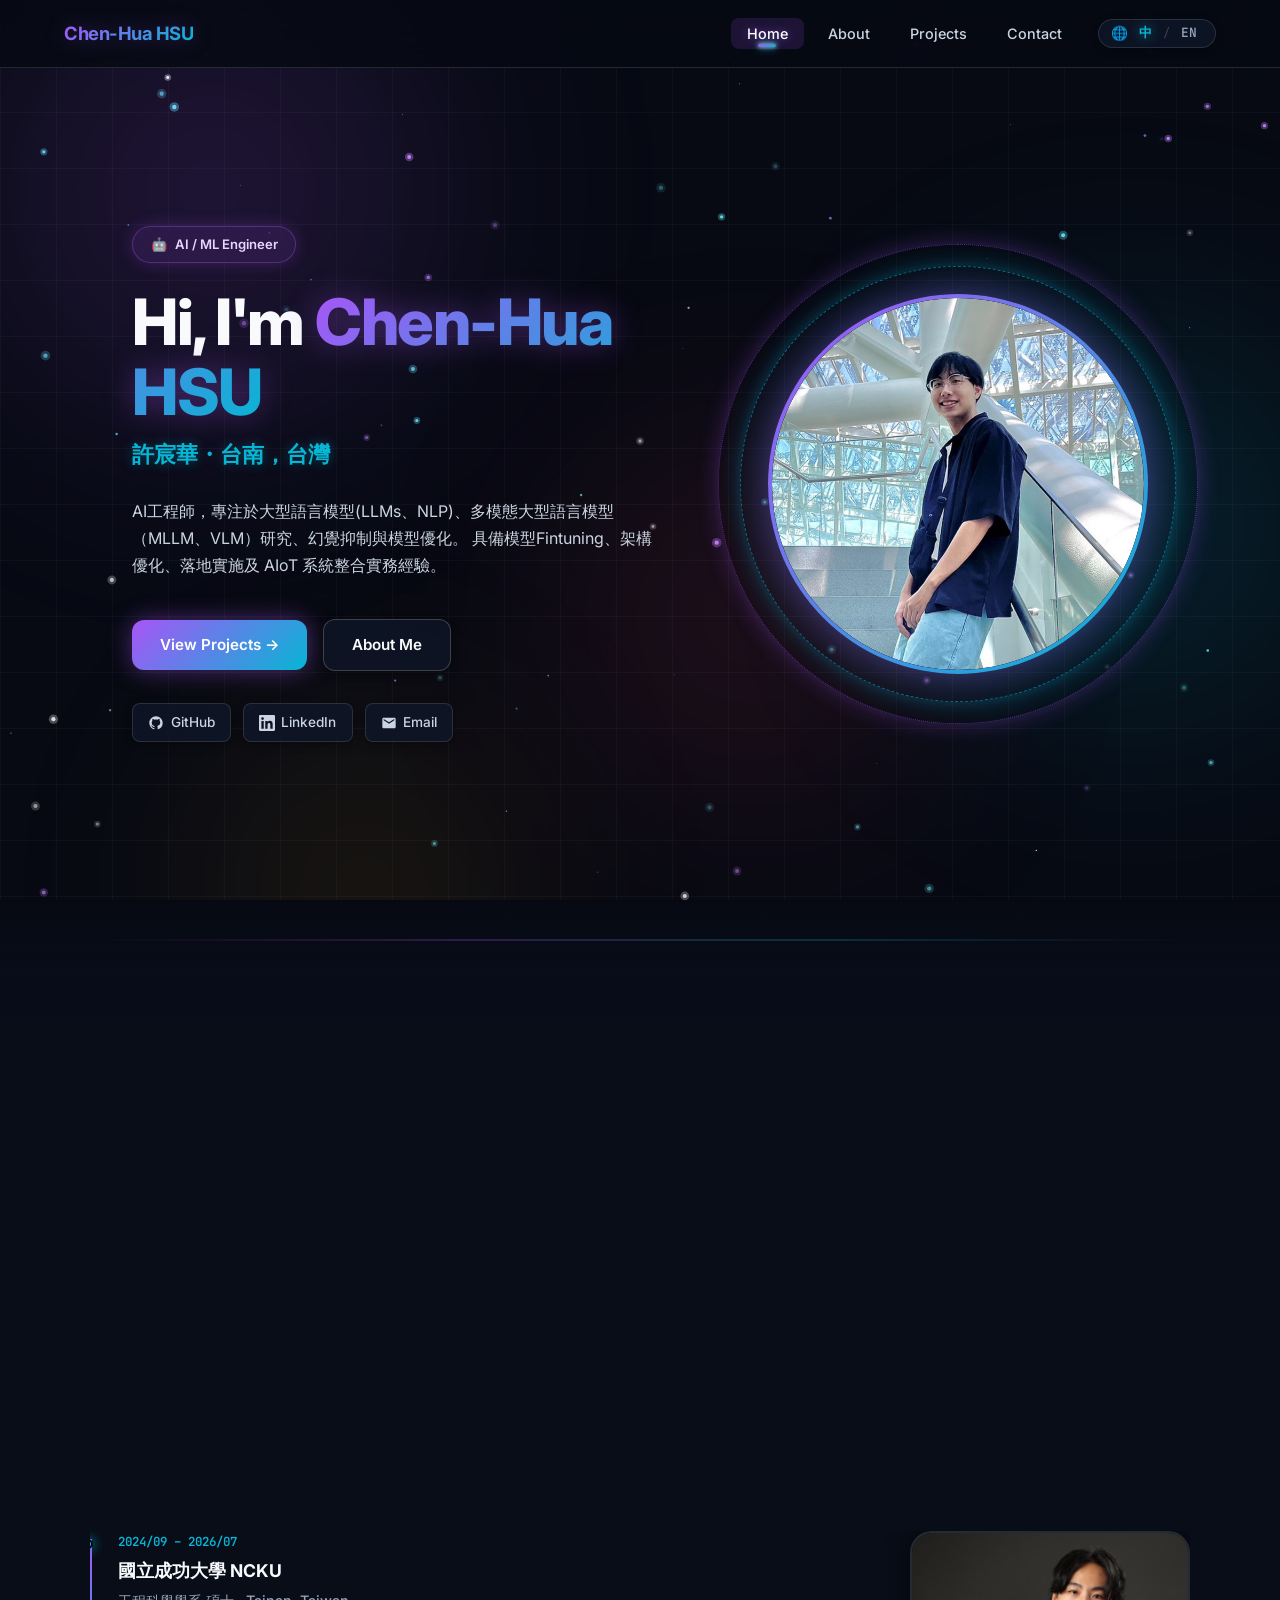
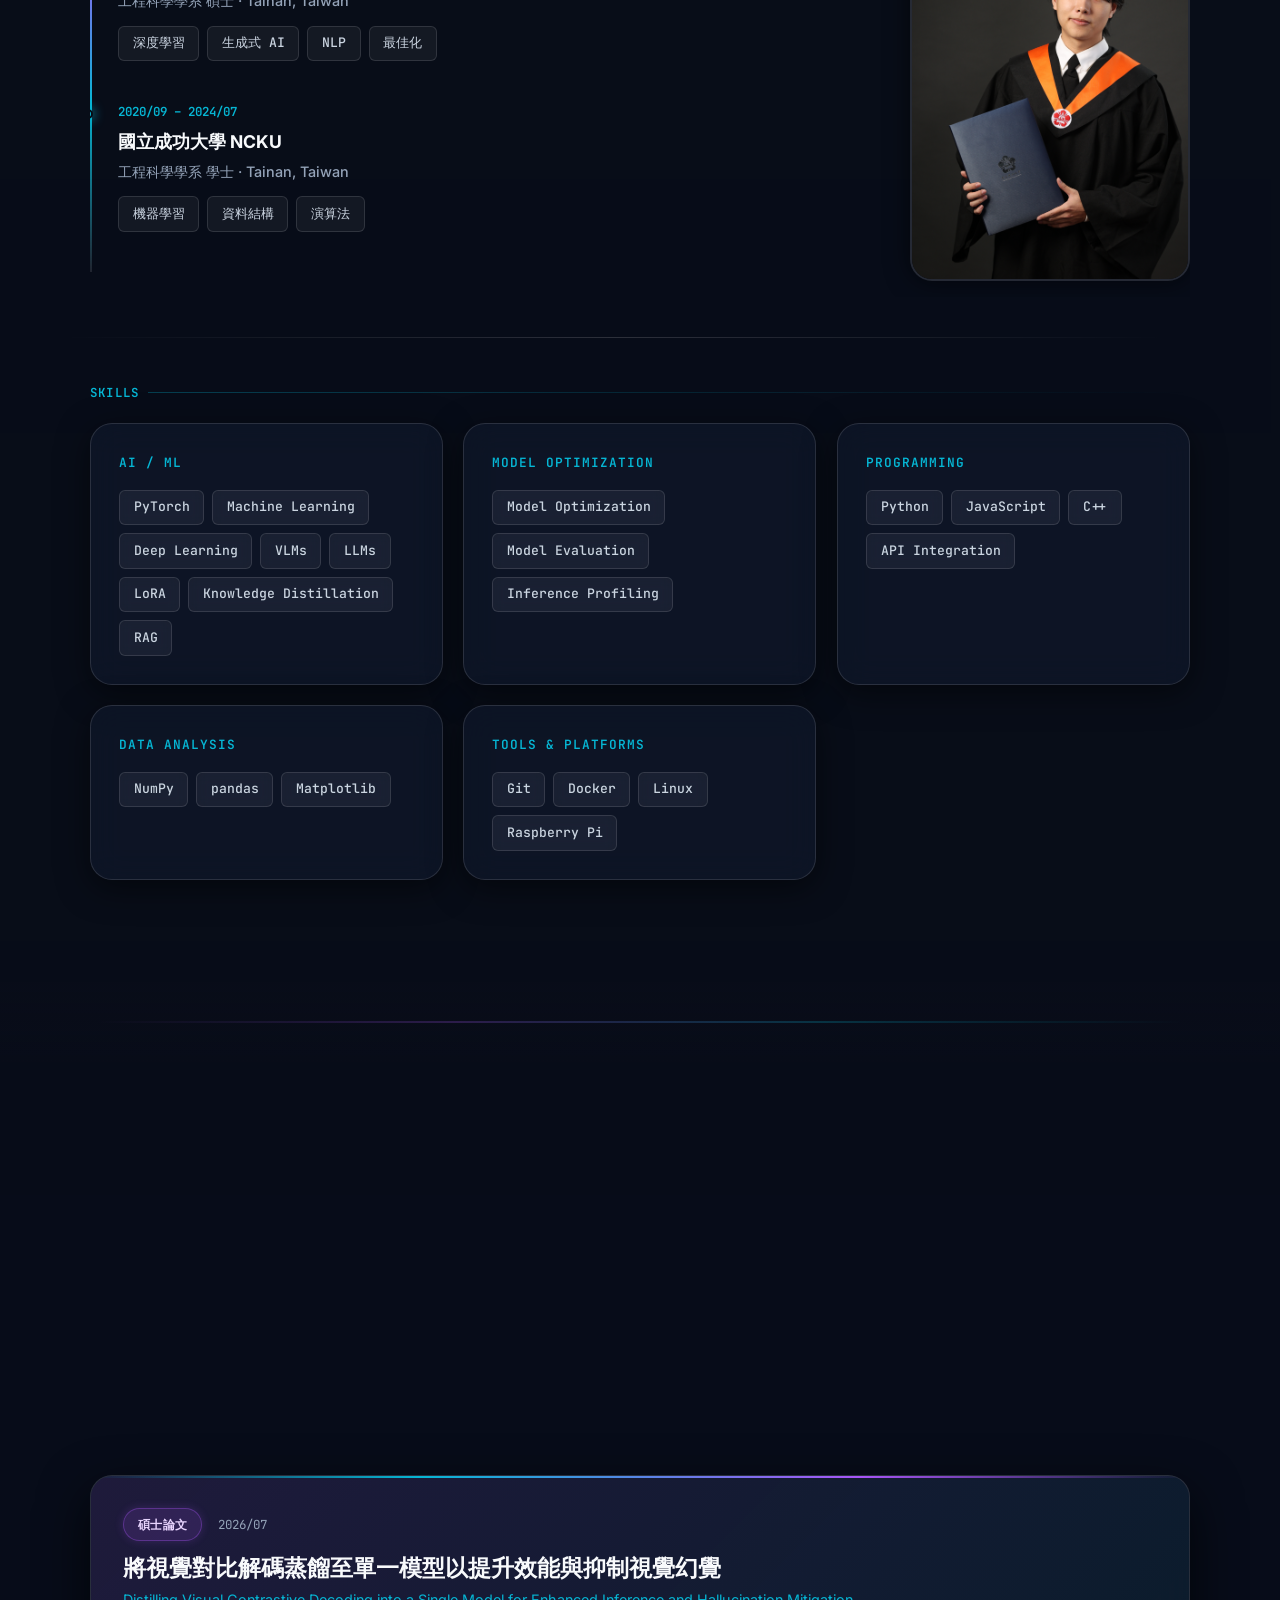
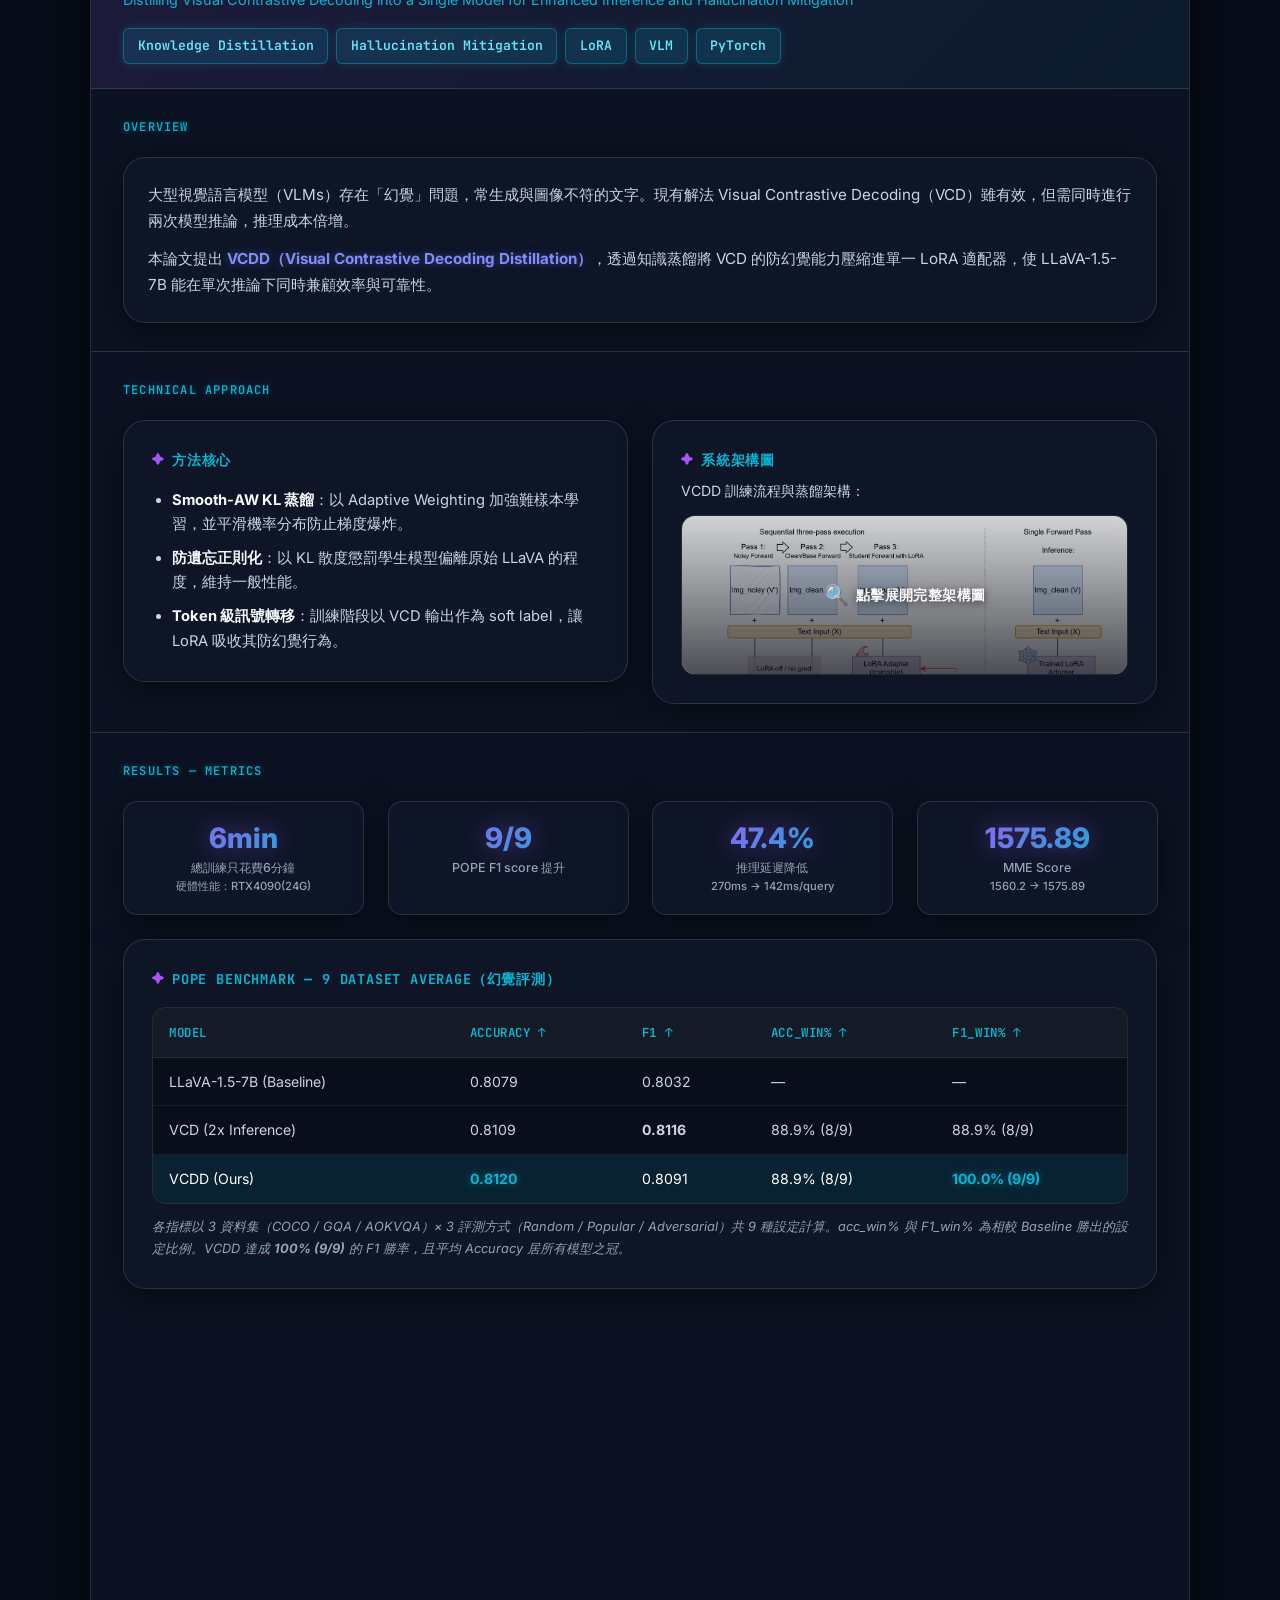
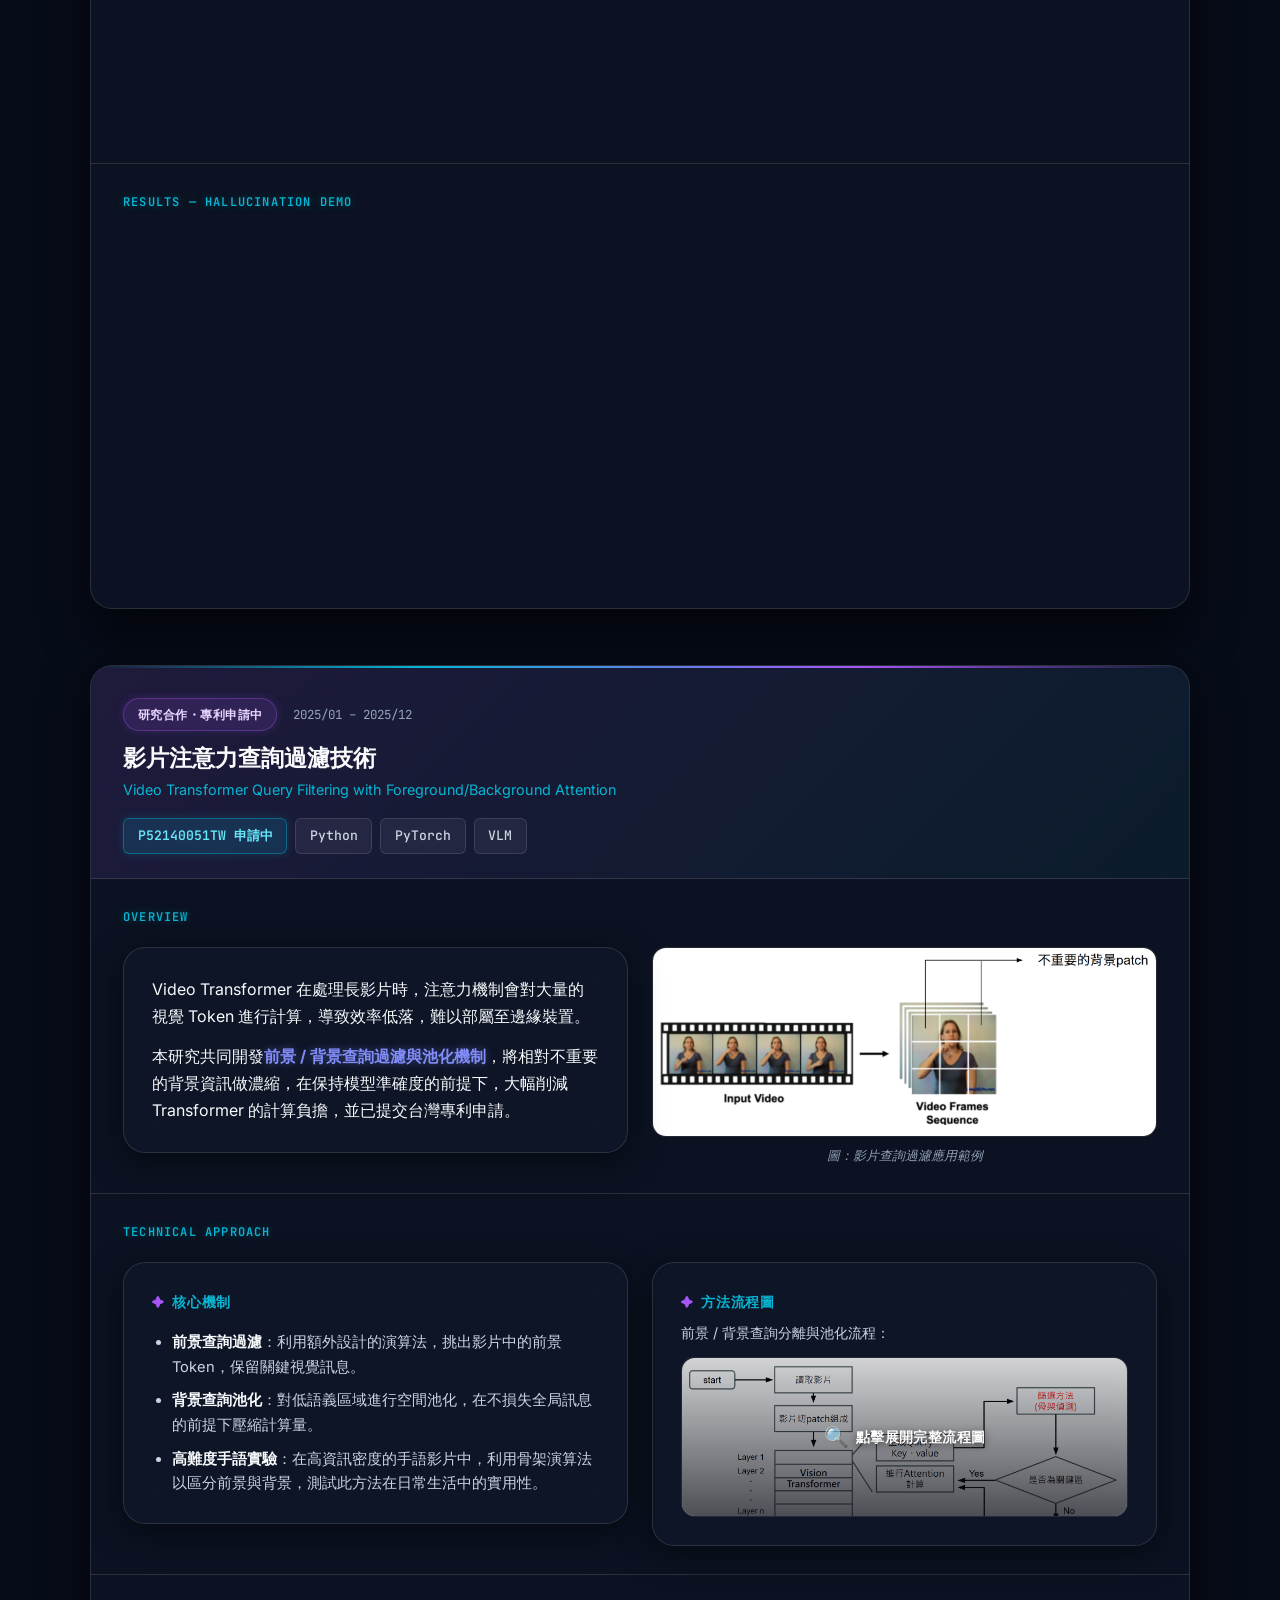
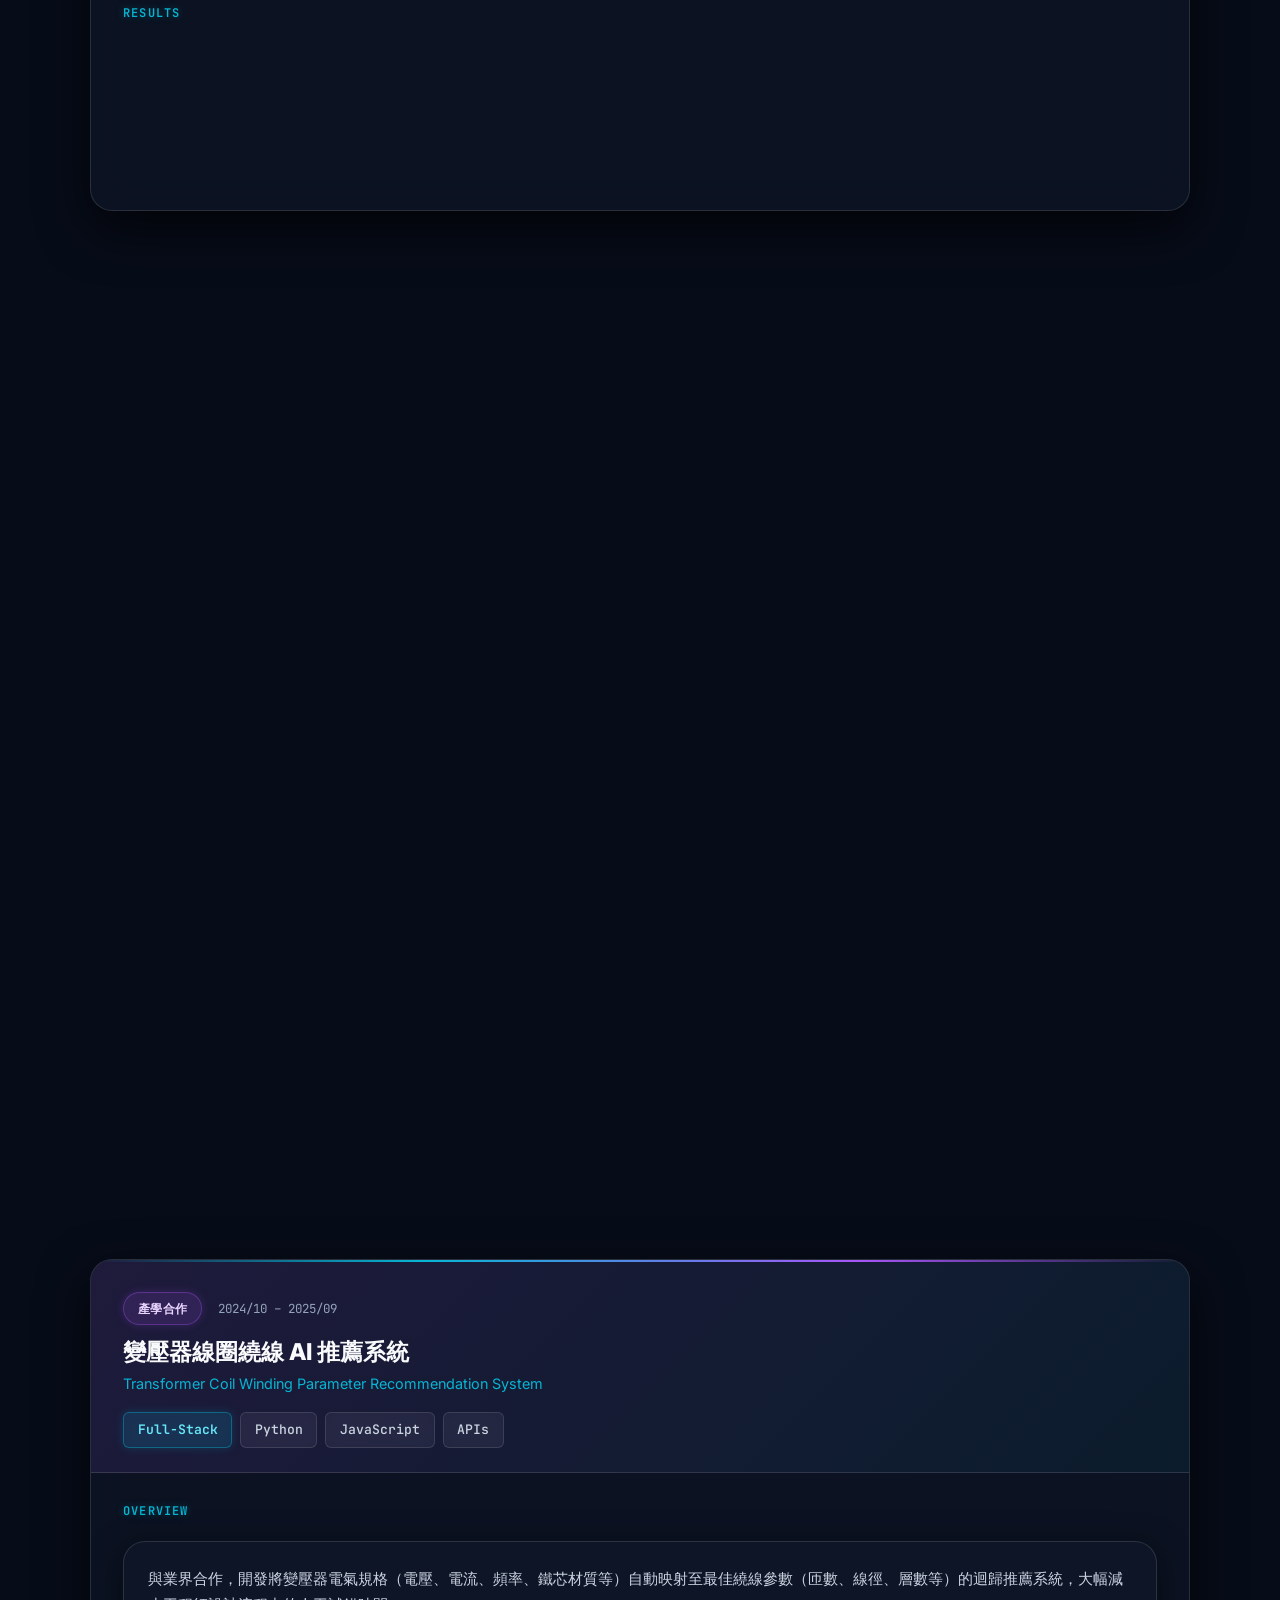
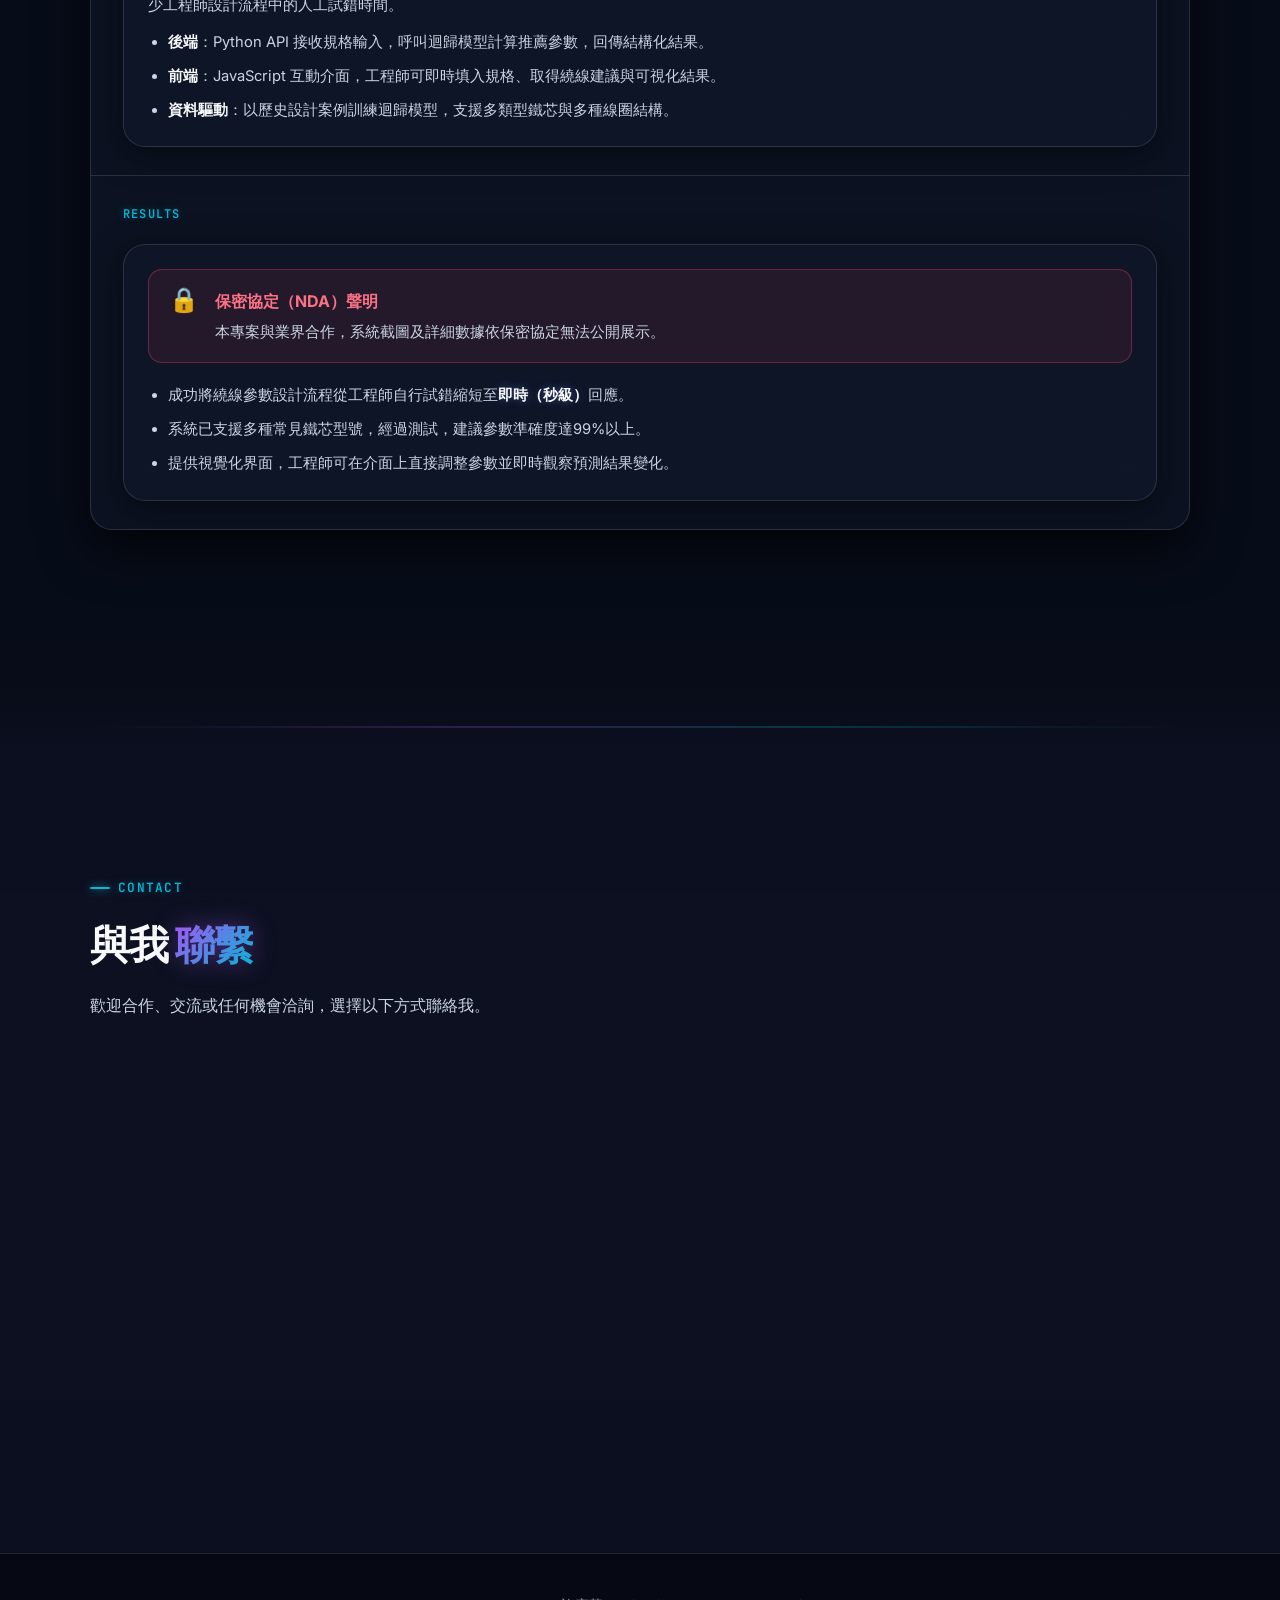
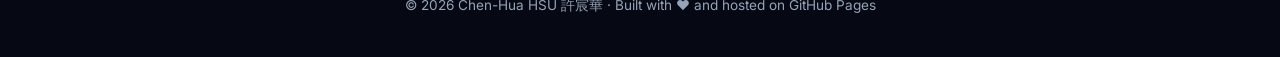
<file: index.html>
<!DOCTYPE html>
<html lang="zh-TW">

<head>
  <meta charset="UTF-8" />
  <meta name="viewport" content="width=device-width, initial-scale=1.0" />
  <title>許宸華 Chen-Hua HSU | AI/ML Engineer</title>
  <meta name="description" content="許宸華 (Chen-Hua HSU) 個人網站 — AI/ML Engineer，專注多模態 AI 研究、模型優化與邊緣 AI。" />
  <link rel="stylesheet" href="css/style.css" />
</head>

<body>

  <!-- Dynamic Starfield & Nebula Background Layer -->
  <div class="cosmic-canvas-wrap" aria-hidden="true">
    <canvas id="starfieldCanvas"></canvas>
    <div class="nebula-glow blob-purple"></div>
    <div class="nebula-glow blob-cyan"></div>
    <div class="nebula-glow blob-pink"></div>
    <div class="nebula-glow blob-amber"></div>
  </div>

  <!-- ╔══════════════════════════════╗
     ║          NAVIGATION          ║
     ╚══════════════════════════════╝ -->
  <nav id="main-nav" role="navigation" aria-label="主導覽">
    <a href="#home" class="nav-logo">Chen-Hua HSU</a>
    <div class="nav-controls">
      <ul class="nav-links" id="nav-links">
        <li><a href="#home" data-section="home">Home</a></li>
        <li><a href="#about" data-section="about">About</a></li>
        <li><a href="#projects" data-section="projects">Projects</a></li>
        <li><a href="#contact" data-section="contact">Contact</a></li>
      </ul>
      <div class="lang-switch-pill" role="group" aria-label="語言切換">
        <span class="lang-globe-icon" aria-hidden="true">🌐</span>
        <a href="index.html" class="lang-pill-opt active" data-lang="zh" aria-current="page" title="當前語言：中文">中</a>
        <span class="lang-pill-divider" aria-hidden="true">/</span>
        <a href="en.html" class="lang-pill-opt" data-lang="en" title="Switch to English">EN</a>
      </div>
      <button class="nav-toggle" id="nav-toggle" aria-label="Toggle menu" aria-expanded="false">
        <span></span><span></span><span></span>
      </button>
    </div>
  </nav>

  <main>

    <!-- ╔══════════════════════════════╗
     ║             HOME             ║
     ╚══════════════════════════════╝ -->
    <section id="home" class="hero" aria-label="個人介紹">
      <div class="hero-text">
        <div class="hero-badge"><span>🤖</span> AI / ML Engineer</div>
        <h1>Hi, I'm <span class="name-accent">Chen-Hua HSU</span></h1>
        <p class="hero-subtitle">許宸華・台南，台灣</p>
        <p class="hero-desc">
          AI工程師，專注於大型語言模型(LLMs、NLP)、多模態大型語言模型（MLLM、VLM）研究、幻覺抑制與模型優化。
          具備模型Fintuning、架構優化、落地實施及 AIoT 系統整合實務經驗。
        </p>
        <div class="hero-cta">
          <a href="#projects" class="btn btn-primary scroll-link">View Projects →</a>
          <a href="#about" class="btn btn-outline scroll-link">About Me</a>
        </div>
        <div class="hero-social">
          <a href="https://github.com/eleven30000" target="_blank" rel="noopener" class="social-link">
            <svg viewBox="0 0 24 24" fill="currentColor">
              <path
                d="M12 2C6.48 2 2 6.48 2 12c0 4.42 2.87 8.17 6.84 9.49.5.09.68-.22.68-.48v-1.7c-2.78.6-3.37-1.34-3.37-1.34-.45-1.16-1.11-1.47-1.11-1.47-.91-.62.07-.6.07-.6 1 .07 1.53 1.03 1.53 1.03.89 1.52 2.34 1.08 2.91.83.09-.65.35-1.08.63-1.33-2.22-.25-4.55-1.11-4.55-4.94 0-1.09.39-1.98 1.03-2.68-.1-.25-.45-1.27.1-2.64 0 0 .84-.27 2.75 1.02A9.56 9.56 0 0112 6.8c.85 0 1.71.11 2.51.33 1.91-1.29 2.75-1.02 2.75-1.02.55 1.37.2 2.39.1 2.64.64.7 1.03 1.59 1.03 2.68 0 3.84-2.34 4.69-4.57 4.93.36.31.68.92.68 1.85v2.74c0 .27.18.58.69.48A10.01 10.01 0 0022 12c0-5.52-4.48-10-10-10z" />
            </svg>
            GitHub
          </a>
          <a href="https://linkedin.com/in/chen-hua-hsu-63691b365" target="_blank" rel="noopener" class="social-link">
            <svg viewBox="0 0 24 24" fill="currentColor">
              <path
                d="M20.45 20.45h-3.55v-5.57c0-1.33-.03-3.04-1.85-3.04-1.85 0-2.13 1.45-2.13 2.94v5.67H9.38V9h3.41v1.56h.05c.47-.9 1.64-1.85 3.37-1.85 3.6 0 4.27 2.37 4.27 5.45v6.3zM5.34 7.43a2.06 2.06 0 110-4.12 2.06 2.06 0 010 4.12zM7.12 20.45H3.57V9h3.55v11.45zM22.22 0H1.77C.79 0 0 .77 0 1.73v20.54C0 23.23.79 24 1.77 24h20.45c.98 0 1.78-.77 1.78-1.73V1.73C24 .77 23.2 0 22.22 0z" />
            </svg>
            LinkedIn
          </a>
          <a href="mailto:1130danny@gmail.com" class="social-link">
            <svg viewBox="0 0 24 24" fill="currentColor">
              <path
                d="M20 4H4c-1.1 0-2 .9-2 2v12c0 1.1.9 2 2 2h16c1.1 0 2-.9 2-2V6c0-1.1-.9-2-2-2zm0 4l-8 5-8-5V6l8 5 8-5v2z" />
            </svg>
            Email
          </a>
        </div>
      </div>

      <div class="hero-visual">
        <div class="avatar-cosmic-wrap">
          <div class="orbit-ring orbit-ring-1"></div>
          <div class="orbit-ring orbit-ring-2"></div>
          <div class="avatar-ring">
            <div class="avatar-inner">
              <img src="assets/images/avatar.jpg.JPG" alt="Chen-Hua HSU 大頭照" class="avatar-photo">
            </div>
          </div>
        </div>
      </div>
    </section>

    <div class="section-divider"></div>

    <!-- ╔══════════════════════════════╗
     ║            ABOUT             ║
     ╚══════════════════════════════╝ -->
    <section id="about" class="section" aria-label="關於我">
      <div class="section-header reveal">
        <div class="section-label">About Me</div>
        <h2 class="section-title">Who I <span>Am</span></h2>
        <p class="section-desc">
          我畢業於國立成功大學工程科學系，目前持續於研究所專研人工智慧、機器學習與生成式 AI
          相關能力。求學過程中，我逐漸確立自己對「以技術解決真實問題」的興趣；相較於只完成模型訓練，我更重視從需求釐清、資料處理、模型設計、效能驗證到系統部署的完整流程，並希望讓技術成果真正能被使用者理解與採用。
          <br><br>
          過往的專案實作經驗讓我理解，模型優化不僅是追求單一指標，而是在準確率、延遲、記憶體使用與實際情境之間做出合理取捨，也培養了以數據驗證假設、持續修正方法的工作習慣。
          我認為自己最大的特質是有能力主動拆解問題、各個擊破，並以可量化的方式檢視成果。未來我希望在人工智慧、資料分析或軟體系統開發相關職務中，結合研究能力與實作經驗，持續打造能解決問題、產生實際價值的技術方案。
        </p>
      </div>

      <!-- EDUCATION -->
      <div class="subsection-label reveal">Education</div>
      <div class="edu-wrap reveal">
        <figure class="edu-float">
          <img src="assets/images/graduate_fromNCKU.JPG" alt="NCKU 畢業典禮" class="edu-photo">
        </figure>
        <div class="timeline">
          <div class="timeline-item">
            <div class="timeline-date">2024/09 – 2026/07</div>
            <div class="timeline-title">國立成功大學 NCKU</div>
            <div class="timeline-sub">工程科學學系 碩士 · Tainan, Taiwan</div>
            <div class="skill-tags"><span class="tag">深度學習</span><span class="tag">生成式 AI</span><span
                class="tag">NLP</span><span class="tag">最佳化</span></div>
          </div>
          <div class="timeline-item">
            <div class="timeline-date">2020/09 – 2024/07</div>
            <div class="timeline-title">國立成功大學 NCKU</div>
            <div class="timeline-sub">工程科學學系 學士 · Tainan, Taiwan</div>
            <div class="skill-tags"><span class="tag">機器學習</span><span class="tag">資料結構</span><span
                class="tag">演算法</span>
            </div>
          </div>
        </div><!-- end .timeline -->
      </div><!-- end .edu-wrap -->

      <div class="section-divider" style="margin: 2.5rem 0;"></div>


      <!-- SKILLS -->
      <div class="subsection-label reveal">Skills</div>
      <div class="skills-grid">
        <div class="card skill-category reveal">
          <h4>AI / ML</h4>
          <div class="skill-tags">
            <span class="tag">PyTorch</span><span class="tag">Machine Learning</span>
            <span class="tag">Deep Learning</span><span class="tag">VLMs</span>
            <span class="tag">LLMs</span><span class="tag">LoRA</span>
            <span class="tag">Knowledge Distillation</span><span class="tag">RAG</span>
          </div>
        </div>
        <div class="card skill-category reveal">
          <h4>Model Optimization</h4>
          <div class="skill-tags">
            <span class="tag">Model Optimization</span><span class="tag">Model Evaluation</span>
            <span class="tag">Inference Profiling</span>
          </div>
        </div>
        <div class="card skill-category reveal">
          <h4>Programming</h4>
          <div class="skill-tags">
            <span class="tag">Python</span><span class="tag">JavaScript</span>
            <span class="tag">C++</span><span class="tag">API Integration</span>
          </div>
        </div>
        <div class="card skill-category reveal">
          <h4>Data Analysis</h4>
          <div class="skill-tags">
            <span class="tag">NumPy</span><span class="tag">pandas</span><span class="tag">Matplotlib</span>
          </div>
        </div>
        <div class="card skill-category reveal">
          <h4>Tools & Platforms</h4>
          <div class="skill-tags">
            <span class="tag">Git</span><span class="tag">Docker</span>
            <span class="tag">Linux</span><span class="tag">Raspberry Pi</span>
          </div>
        </div>
      </div>
    </section>

    <div class="section-divider"></div>

    <!-- ╔══════════════════════════════╗
     ║           PROJECTS           ║
     ╚══════════════════════════════╝ -->
    <section id="projects" class="section" aria-label="作品集">
      <div class="section-header reveal">
        <div class="section-label">Projects</div>
        <h2 class="section-title">研究 <span>與作品</span></h2>
        <p class="section-desc">涵蓋多模態 AI 研究、智慧系統整合與全端工程的實作項目。</p>
      </div>

      <!-- PROJECT NAV TABS -->
      <div class="project-tabs reveal" role="navigation" aria-label="專案導覽">
        <a href="#proj-thesis" class="proj-tab scroll-link">碩士論文</a>
        <a href="#proj-video" class="proj-tab scroll-link">影片注意力過濾</a>
        <a href="#proj-security" class="proj-tab scroll-link">智慧安防系統</a>
        <a href="#proj-transformer" class="proj-tab scroll-link">繞線 AI 推薦</a>
      </div>

      <!-- ┌─────────────────────────────────────────────────────┐
       │  PROJECT 1 — 碩士論文 VCDD                         │
       └─────────────────────────────────────────────────────┘ -->
      <article id="proj-thesis" class="project-block reveal">
        <div class="project-header">
          <div class="project-meta">
            <span class="project-badge">碩士論文</span>
            <span class="project-date">2026/07</span>
          </div>
          <h3 class="project-title">
            將視覺對⽐解碼蒸餾⾄單⼀模型以提升效能與抑制視覺幻覺
          </h3>
          <p class="project-subtitle">Distilling Visual Contrastive Decoding into a Single Model for Enhanced Inference
            and Hallucination Mitigation</p>
          <div class="skill-tags" style="margin-top:1rem;">
            <span class="tag tag-accent">Knowledge Distillation</span>
            <span class="tag tag-accent">Hallucination Mitigation</span>
            <span class="tag tag-accent">LoRA</span>
            <span class="tag tag-accent">VLM</span>
            <span class="tag tag-accent">PyTorch</span>
          </div>
        </div>

        <!-- 1-1 簡易介紹 -->
        <div class="proj-subsection">
          <div class="proj-sub-label">Overview</div>
          <div class="proj-sub-content card">
            <p>
              大型視覺語言模型（VLMs）存在「幻覺」問題，常生成與圖像不符的文字。現有解法 Visual Contrastive Decoding（VCD）雖有效，但需同時進行兩次模型推論，推理成本倍增。
            </p>
            <p style="margin-top:0.75rem;">
              本論文提出 <strong class="highlight">VCDD（Visual Contrastive Decoding Distillation）</strong>，透過知識蒸餾將 VCD
              的防幻覺能力壓縮進單一 LoRA 適配器，使 LLaVA-1.5-7B 能在單次推論下同時兼顧效率與可靠性。
            </p>
          </div>
        </div>

        <!-- 1-2 技術解釋 -->
        <div class="proj-subsection">
          <div class="proj-sub-label">Technical Approach</div>
          <div class="proj-sub-content two-col">
            <div class="card">
              <h4 class="card-inner-title">方法核心</h4>
              <ul class="proj-list">
                <li><strong>Smooth-AW KL 蒸餾</strong>：以 Adaptive Weighting 加強難樣本學習，並平滑機率分布防止梯度爆炸。</li>
                <li><strong>防遺忘正則化</strong>：以 KL 散度懲罰學生模型偏離原始 LLaVA 的程度，維持一般性能。</li>
                <li><strong>Token 級訊號轉移</strong>：訓練階段以 VCD 輸出作為 soft label，讓 LoRA 吸收其防幻覺行為。</li>
              </ul>
            </div>
            <div class="card arch-trigger-card">
              <div class="arch-card-header">
                <h4 class="card-inner-title">系統架構圖</h4>
              </div>
              <p class="arch-card-desc">VCDD 訓練流程與蒸餾架構：</p>
              <div class="arch-thumb-wrap open-arch-trigger open-lightbox-trigger"
                data-full="assets/images/thesis_arch.png" data-caption="圖：VCDD 訓練流程與蒸餾架構" id="openArchModal"
                role="button" tabindex="0" title="點擊展開高解析度架構圖">
                <img src="assets/images/thesis_arch.png" alt="VCDD 訓練流程與蒸餾架構" class="arch-thumb-img">
                <div class="arch-thumb-overlay">
                  <span class="arch-overlay-icon">🔍</span>
                  <span class="arch-overlay-text">點擊展開完整架構圖</span>
                </div>
              </div>
            </div>
          </div>
        </div>

        <!-- 1-3 成果 — 數據 -->
        <div class="proj-subsection">
          <div class="proj-sub-label">Results — Metrics</div>
          <div class="proj-sub-content">
            <div class="stats-row" style="margin-bottom:1.5rem;">
              <div class="stat-card reveal">
                <div class="stat-number">6min</div>
                <div class="stat-label">總訓練只花費6分鐘<br><small>硬體性能：RTX4090(24G)</small></div>
              </div>
              <div class="stat-card reveal">
                <div class="stat-number">9/9</div>
                <div class="stat-label">POPE F1 score 提升</div>
              </div>
              <div class="stat-card reveal">
                <div class="stat-number">47.4%</div>
                <div class="stat-label">推理延遲降低<br><small>270ms → 142ms/query</small></div>
              </div>
              <div class="stat-card reveal">
                <div class="stat-number">1575.89</div>
                <div class="stat-label">MME Score<br><small>1560.2 → 1575.89</small></div>
              </div>
            </div>
            <div class="card reveal">
              <h4 class="card-inner-title">POPE Benchmark — 9 Dataset Average（幻覺評測）</h4>
              <div class="table-wrap">
                <table class="data-table">
                  <thead>
                    <tr>
                      <th>Model</th>
                      <th>Accuracy ↑</th>
                      <th>F1 ↑</th>
                      <th>acc_win% ↑</th>
                      <th>F1_win% ↑</th>
                    </tr>
                  </thead>
                  <tbody>
                    <tr>
                      <td>LLaVA-1.5-7B (Baseline)</td>
                      <td>0.8079</td>
                      <td>0.8032</td>
                      <td>—</td>
                      <td>—</td>
                    </tr>
                    <tr>
                      <td>VCD (2x Inference)</td>
                      <td>0.8109</td>
                      <td><strong>0.8116</strong></td>
                      <td>88.9% (8/9)</td>
                      <td>88.9% (8/9)</td>
                    </tr>
                    <tr class="row-highlight">
                      <td>VCDD (Ours)</td>
                      <td><strong>0.8120</strong></td>
                      <td>0.8091</td>
                      <td>88.9% (8/9)</td>
                      <td><strong>100.0% (9/9)</strong></td>
                    </tr>
                  </tbody>
                </table>
              </div>
              <p class="table-note">
                各指標以 3 資料集（COCO / GQA / AOKVQA）× 3 評測方式（Random / Popular / Adversarial）共 9 種設定計算。acc_win% 與 F1_win% 為相較
                Baseline 勝出的設定比例。VCDD 達成 <strong>100% (9/9)</strong> 的 F1 勝率，且平均 Accuracy 居所有模型之冠。
              </p>
            </div>

            <!-- MME Benchmark -->
            <div class="card reveal" style="margin-top:1.25rem;">
              <h4 class="card-inner-title">MME Benchmark — Hallucination Sub-tasks</h4>
              <div class="table-wrap">
                <table class="data-table">
                  <thead>
                    <tr>
                      <th>Category</th>
                      <th>Baseline</th>
                      <th>VCD (2x Inference)</th>
                      <th>VCDD (Ours) ↑</th>
                    </tr>
                  </thead>
                  <tbody>
                    <tr>
                      <td>Existence <span class="cat-zh">存在辨識</span></td>
                      <td>170.00</td>
                      <td>175.00</td>
                      <td><strong>185.00</strong></td>
                    </tr>
                    <tr>
                      <td>Position <span class="cat-zh">空間位置</span></td>
                      <td>113.33</td>
                      <td>120.00</td>
                      <td><strong>125.00</strong></td>
                    </tr>
                    <tr>
                      <td>Landmark <span class="cat-zh">地標</span></td>
                      <td>125.75</td>
                      <td>139.00</td>
                      <td><strong>140.75</strong></td>
                    </tr>
                    <tr>
                      <td>OCR <span class="cat-zh">文字辨識</span></td>
                      <td>102.50</td>
                      <td>107.50</td>
                      <td><strong>110.00</strong></td>
                    </tr>
                    <tr>
                      <td>Numerical <span class="cat-zh">數值計算</span></td>
                      <td>45.00</td>
                      <td>65.00</td>
                      <td><strong>75.00</strong></td>
                    </tr>
                  </tbody>
                </table>
              </div>
              <p class="table-note">VCDD 在 許多 MME 任務上均超越 Baseline 與 Teacher VCD，總分提升 15.69%（1560.2 → 1575.89）。</p>
            </div>
          </div>
        </div>

        <!-- 1-4 成果 — 互動展示 -->
        <div class="proj-subsection">
          <div class="proj-sub-label">Results — Hallucination Demo</div>
          <div class="proj-sub-content">
            <div class="example-demo reveal">
              <figure class="img-placeholder-wrap">
                <img src="assets/images/thesis_example.png" alt="鐵達尼號輸入圖像" class="demo-img open-lightbox-trigger"
                  data-full="assets/images/thesis_example.png" data-caption="Input Image：鐵達尼號 Jack &amp; Rose 場景"
                  title="點擊放大檢視">
                <figcaption>Input Image：鐵達尼號 Jack &amp; Rose 場景</figcaption>
              </figure>
              <div class="model-switcher" id="modelSwitcher">
                <div class="sw-header">
                  <span class="sw-label">模型輸出</span>
                  <div class="sw-tabs" role="tablist">
                    <button class="sw-tab active base-tab" data-target="sw-base" role="tab"
                      aria-selected="true">Base</button>
                    <button class="sw-tab vcd-tab" data-target="sw-vcd" role="tab" aria-selected="false">VCD</button>
                    <button class="sw-tab vcdd-tab" data-target="sw-vcdd" role="tab" aria-selected="false">VCDD</button>
                  </div>
                </div>
                <div class="sw-panel base-panel" id="sw-base" role="tabpanel">
                  <p class="sw-text">
                    "In the movie <span class="hall">Pirates of the Caribbean</span>, the scene of……,
                    <span class="hall">Will Turner and Elizabeth Swann</span>, in the climax……, with both of them
                    <span class="hall">singing lines from &quot;Heave Ho&quot;</span> as they fly across the sky
                    towards the island of <span class="hall">Gore Verbena</span>. The scene symbolizes……, it is a
                    crucial point in the storyline that ultimately leads to a emotional
                    <span class="hall">climax</span> and a <span class="hall">resolution to their conflict</span>."
                  </p>
                  <div class="sw-verdict fail">❌ 嚴重幻覺：電影名稱、角色、場景全部錯誤</div>
                </div>
                <div class="sw-panel vcd-panel" id="sw-vcd" role="tabpanel" hidden>
                  <p class="sw-text">
                    "In the context of the movie, <span class="hall">&quot;The Pirates of the Caribbean:
                      The Curse of the Black Pearl,&quot;</span> the scene depicts
                    <span class="fact">a romantic moment between the main characters</span>,
                    <span class="hall">Captain Jack Sparrow and Elizabeth Swann</span>, as they stand on
                    <span class="fact">a ship's deck at sunset</span>. This scene holds significance because it
                    showcases <span class="fact">the development of their relationship and the strong bond they
                      share</span>,
                    which is central to the overall plot of the movie……"
                  </p>
                  <div class="sw-verdict partial">⚠️ 部分幻覺：電影名稱仍錯，場景描述較接近</div>
                </div>
                <div class="sw-panel vcdd-panel" id="sw-vcdd" role="tabpanel" hidden>
                  <p class="sw-text">
                    "In the context of the movie, this scene is significant as it captures
                    <span class="fact">the beginning of the romantic journey between the two main characters,
                      <strong>Jack and Rose</strong></span>, during their time on the ship.
                    <span class="fact">It also highlights the dramatic moments after
                      <strong>the ship has hit the iceberg and is taking in water</strong>.</span>
                    As the lovers……, setting the stage for a compelling and tragic love story that will
                    unfold throughout the movie."
                  </p>
                  <div class="sw-verdict pass">✅ 正確識別：Titanic、Jack &amp; Rose、冰山碰撞場景</div>
                </div>
              </div>
            </div>
          </div>
        </div>
      </article>

      <!-- ┌─────────────────────────────────────────────────────┐
       │  PROJECT 2 — 影片注意力查詢過濾技術                 │
       └─────────────────────────────────────────────────────┘ -->
      <article id="proj-video" class="project-block reveal">
        <div class="project-header">
          <div class="project-meta">
            <span class="project-badge" style="--badge-color:#7c3aed;">研究合作・專利申請中</span>
            <span class="project-date">2025/01 – 2025/12</span>
          </div>
          <h3 class="project-title">影片注意力查詢過濾技術</h3>
          <p class="project-subtitle">Video Transformer Query Filtering with Foreground/Background Attention</p>
          <div class="skill-tags" style="margin-top:1rem;">
            <span class="tag tag-accent">P52140051TW 申請中</span>
            <span class="tag">Python</span><span class="tag">PyTorch</span><span class="tag">VLM</span>
          </div>
        </div>

        <!-- 2-1 簡易介紹（搭配圖片） -->
        <div class="proj-subsection">
          <div class="proj-sub-label">Overview</div>
          <div class="proj-sub-content two-col">
            <div class="card">
              <p>
                Video Transformer 在處理長影片時，注意力機制會對大量的視覺 Token 進行計算，導致效率低落，難以部屬至邊緣裝置。
              </p>
              <p style="margin-top:0.75rem;">
                本研究共同開發<strong class="highlight">前景 / 背景查詢過濾與池化機制</strong>，將相對不重要的背景資訊做濃縮，在保持模型準確度的前提下，大幅削減 Transformer
                的計算負擔，並已提交台灣專利申請。
              </p>
            </div>
            <figure class="img-placeholder-wrap">
              <img src="assets/images/video_example.png" alt="影片查詢過濾應用範例">
              <figcaption>圖：影片查詢過濾應用範例</figcaption>
            </figure>
          </div>
        </div>

        <!-- 2-2 技術解釋（搭配圖片） -->
        <div class="proj-subsection">
          <div class="proj-sub-label">Technical Approach</div>
          <div class="proj-sub-content two-col reverse">
            <div class="card arch-trigger-card">
              <div class="arch-card-header">
                <h4 class="card-inner-title">方法流程圖</h4>
              </div>
              <p class="arch-card-desc">前景 / 背景查詢分離與池化流程：</p>
              <div class="arch-thumb-wrap open-lightbox-trigger" data-full="assets/images/video_method.png"
                data-caption="圖：前景 / 背景查詢分離與池化流程" role="button" tabindex="0" title="點擊展開高解析度流程圖">
                <img src="assets/images/video_method.png" alt="方法流程圖" class="arch-thumb-img">
                <div class="arch-thumb-overlay">
                  <span class="arch-overlay-icon">🔍</span>
                  <span class="arch-overlay-text">點擊展開完整流程圖</span>
                </div>
              </div>
            </div>
            <div class="card">
              <h4 class="card-inner-title">核心機制</h4>
              <ul class="proj-list">
                <li><strong>前景查詢過濾</strong>：利用額外設計的演算法，挑出影片中的前景 Token，保留關鍵視覺訊息。</li>
                <li><strong>背景查詢池化</strong>：對低語義區域進行空間池化，在不損失全局訊息的前提下壓縮計算量。</li>
                <li><strong>高難度手語實驗</strong>：在高資訊密度的手語影片中，利用骨架演算法以區分前景與背景，測試此方法在日常生活中的實用性。
                </li>
              </ul>
            </div>
          </div>
        </div>

        <!-- 2-3 成果（圖片 + 數據） -->
        <div class="proj-subsection">
          <div class="proj-sub-label">Results</div>
          <div class="proj-sub-content">
            <div class="stats-row" style="margin-bottom:1.5rem;">
              <div class="stat-card reveal">
                <div class="stat-number">New</div>
                <div class="stat-label">全新的查詢過濾機制，取代目前隨機抽幀方法</div>
              </div>
              <div class="stat-card reveal">
                <div class="stat-number">24%</div>
                <div class="stat-label">GFLOPs 計算量降低</div>
              </div>
              <div class="stat-card reveal">
                <div class="stat-number">+6pp</div>
                <div class="stat-label">Top-1 準確率提升</div>
              </div>
              <div class="stat-card reveal">
                <div class="stat-number">Practical</div>
                <div class="stat-label">理論上適用所有模型與情境</div>
              </div>
            </div>
          </div>
        </div>
      </article>

      <!-- ┌─────────────────────────────────────────────────────┐
       │  PROJECT 3 — 智慧安防系統                           │
       └─────────────────────────────────────────────────────┘ -->
      <article id="proj-security" class="project-block reveal">
        <div class="project-header">
          <div class="project-meta">
            <span class="project-badge" style="--badge-color:#0ea5e9;">課程專案</span>
            <span class="project-date">2024/09 – 2024/12</span>
          </div>
          <h3 class="project-title">結合 VLM 與 RAG 之智慧安防系統</h3>
          <p class="project-subtitle">Multimodal Campus Security System with VLM + RAG</p>
          <div class="skill-tags" style="margin-top:1rem;">
            <span class="tag tag-accent">AIoT</span>
            <span class="tag">RAG</span><span class="tag">Raspberry Pi</span>
            <span class="tag">LINE Bot</span><span class="tag">VLM</span>
          </div>
        </div>

        <!-- 3-1 簡易介紹 -->
        <div class="proj-subsection">
          <div class="proj-sub-label">Overview</div>
          <div class="proj-sub-content card">
            <p>
              建構多模態校園安全管線，結合 VLM 攝影機影像場景理解與溫濕度感測器數據進行即時風險評估。
              整合三層架構：
            </p>
            <ul class="proj-list" style="margin-top:0.75rem;">
              <li><strong>邊緣層（Raspberry Pi）</strong>：收集攝影機影像與環境感測數據，輕量化前處理後上傳。</li>
              <li><strong>智能層（VLM + RAG）</strong>：以 VLM 解析場景語義，RAG 查詢校園安全 SOP 知識庫評估威脅等級。</li>
              <li><strong>通報層（LINE Bot）</strong>：依風險等級自動發送即時警報與場景摘要給管理員。</li>
            </ul>
          </div>
        </div>

        <!-- 3-2 成果（圖片） -->
        <div class="proj-subsection">
          <div class="proj-sub-label">Results & Demo</div>
          <div class="proj-sub-content img-grid-2">
            <figure class="img-placeholder-wrap reveal">
              <img src="assets/images/security_arch.png" alt="系統架構圖">
              <figcaption>圖：實地架設設備圖</figcaption>
            </figure>
            <figure class="img-placeholder-wrap reveal">
              <img src="assets/images/security_demo.png" alt="LINE Bot 通報截圖">
              <figcaption>圖：系統偵測到異常時，LINE Bot 自動推播場景摘要與警報</figcaption>
            </figure>
          </div>
        </div>
      </article>

      <!-- ┌─────────────────────────────────────────────────────┐
       │  PROJECT 4 — 變壓器繞線 AI 推薦系統                 │
       └─────────────────────────────────────────────────────┘ -->
      <article id="proj-transformer" class="project-block reveal">
        <div class="project-header">
          <div class="project-meta">
            <span class="project-badge" style="--badge-color:#10b981;">產學合作</span>
            <span class="project-date">2024/10 – 2025/09</span>
          </div>
          <h3 class="project-title">變壓器線圈繞線 AI 推薦系統</h3>
          <p class="project-subtitle">Transformer Coil Winding Parameter Recommendation System</p>
          <div class="skill-tags" style="margin-top:1rem;">
            <span class="tag tag-accent">Full-Stack</span>
            <span class="tag">Python</span><span class="tag">JavaScript</span><span class="tag">APIs</span>
          </div>
        </div>

        <!-- 4-1 簡易介紹 -->
        <div class="proj-subsection">
          <div class="proj-sub-label">Overview</div>
          <div class="proj-sub-content card">
            <p>
              與業界合作，開發將變壓器電氣規格（電壓、電流、頻率、鐵芯材質等）自動映射至最佳繞線參數（匝數、線徑、層數等）的迴歸推薦系統，大幅減少工程師設計流程中的人工試錯時間。
            </p>
            <ul class="proj-list" style="margin-top:0.75rem;">
              <li><strong>後端</strong>：Python API 接收規格輸入，呼叫迴歸模型計算推薦參數，回傳結構化結果。</li>
              <li><strong>前端</strong>：JavaScript 互動介面，工程師可即時填入規格、取得繞線建議與可視化結果。</li>
              <li><strong>資料驅動</strong>：以歷史設計案例訓練迴歸模型，支援多類型鐵芯與多種線圈結構。</li>
            </ul>
          </div>
        </div>

        <!-- 4-2 成果（文字，因保密協定無法展示圖片） -->
        <div class="proj-subsection">
          <div class="proj-sub-label">Results</div>
          <div class="proj-sub-content card">
            <div class="nda-notice">
              <span class="nda-icon">🔒</span>
              <div>
                <strong>保密協定（NDA）聲明</strong>
                <p>本專案與業界合作，系統截圖及詳細數據依保密協定無法公開展示。</p>
              </div>
            </div>
            <ul class="proj-list" style="margin-top:1.25rem;">
              <li>成功將繞線參數設計流程從工程師自行試錯縮短至<strong class="highlight">即時（秒級）</strong>回應。</li>
              <li>系統已支援多種常見鐵芯型號，經過測試，建議參數準確度達99%以上。</li>
              <li>提供視覺化界面，工程師可在介面上直接調整參數並即時觀察預測結果變化。</li>
            </ul>
          </div>
        </div>
      </article>

    </section>

    <div class="section-divider"></div>

    <!-- ╔══════════════════════════════╗
     ║           CONTACT            ║
     ╚══════════════════════════════╝ -->
    <section id="contact" class="section" aria-label="聯絡方式">
      <div class="section-header reveal">
        <div class="section-label">Contact</div>
        <h2 class="section-title">與我 <span>聯繫</span></h2>
        <p class="section-desc">歡迎合作、交流或任何機會洽詢，選擇以下方式聯絡我。</p>
      </div>

      <div class="card reveal" style="max-width: 640px; margin-bottom: 2.5rem;">
        <div class="contact-grid">
          <div class="contact-item">
            <div class="contact-icon">✉️</div>
            <div>
              <div class="label">Email</div><a href="mailto:1130danny@gmail.com">1130danny@gmail.com</a>
            </div>
          </div>
          <div class="contact-item">
            <div class="contact-icon">📞</div>
            <div>
              <div class="label">Phone</div><a href="tel:+886966621305">+886-966-621-305</a>
            </div>
          </div>
          <div class="contact-item">
            <div class="contact-icon">🐙</div>
            <div>
              <div class="label">GitHub</div><a href="https://github.com/eleven30000" target="_blank"
                rel="noopener">github.com/eleven30000</a>
            </div>
          </div>
          <div class="contact-item">
            <div class="contact-icon">💼</div>
            <div>
              <div class="label">LinkedIn</div><a href="https://linkedin.com/in/chen-hua-hsu-63691b365" target="_blank"
                rel="noopener">linkedin.com/in/chen-hua-hsu</a>
            </div>
          </div>
          <div class="contact-item">
            <div class="contact-icon">📍</div>
            <div>
              <div class="label">Location</div><span style="color:var(--text-primary);font-weight:500;">台南，台灣</span>
            </div>
          </div>
        </div>
      </div>

      <div style="display:flex;gap:1rem;flex-wrap:wrap;" class="reveal">
        <a href="https://github.com/eleven30000" target="_blank" rel="noopener" class="btn btn-outline">
          <svg width="18" height="18" viewBox="0 0 24 24" fill="currentColor">
            <path
              d="M12 2C6.48 2 2 6.48 2 12c0 4.42 2.87 8.17 6.84 9.49.5.09.68-.22.68-.48v-1.7c-2.78.6-3.37-1.34-3.37-1.34-.45-1.16-1.11-1.47-1.11-1.47-.91-.62.07-.6.07-.6 1 .07 1.53 1.03 1.53 1.03.89 1.52 2.34 1.08 2.91.83.09-.65.35-1.08.63-1.33-2.22-.25-4.55-1.11-4.55-4.94 0-1.09.39-1.98 1.03-2.68-.1-.25-.45-1.27.1-2.64 0 0 .84-.27 2.75 1.02A9.56 9.56 0 0112 6.8c.85 0 1.71.11 2.51.33 1.91-1.29 2.75-1.02 2.75-1.02.55 1.37.2 2.39.1 2.64.64.7 1.03 1.59 1.03 2.68 0 3.84-2.34 4.69-4.57 4.93.36.31.68.92.68 1.85v2.74c0 .27.18.58.69.48A10.01 10.01 0 0022 12c0-5.52-4.48-10-10-10z" />
          </svg>
          GitHub
        </a>
        <a href="https://linkedin.com/in/chen-hua-hsu-63691b365" target="_blank" rel="noopener" class="btn btn-outline">
          <svg width="18" height="18" viewBox="0 0 24 24" fill="currentColor">
            <path
              d="M20.45 20.45h-3.55v-5.57c0-1.33-.03-3.04-1.85-3.04-1.85 0-2.13 1.45-2.13 2.94v5.67H9.38V9h3.41v1.56h.05c.47-.9 1.64-1.85 3.37-1.85 3.6 0 4.27 2.37 4.27 5.45v6.3zM5.34 7.43a2.06 2.06 0 110-4.12 2.06 2.06 0 010 4.12zM7.12 20.45H3.57V9h3.55v11.45zM22.22 0H1.77C.79 0 0 .77 0 1.73v20.54C0 23.23.79 24 1.77 24h20.45c.98 0 1.78-.77 1.78-1.73V1.73C24 .77 23.2 0 22.22 0z" />
          </svg>
          LinkedIn
        </a>
        <a href="mailto:1130danny@gmail.com" class="btn btn-primary">
          <svg width="18" height="18" viewBox="0 0 24 24" fill="currentColor">
            <path
              d="M20 4H4c-1.1 0-2 .9-2 2v12c0 1.1.9 2 2 2h16c1.1 0 2-.9 2-2V6c0-1.1-.9-2-2-2zm0 4l-8 5-8-5V6l8 5 8-5v2z" />
          </svg>
          Send Email
        </a>
      </div>
    </section>

  </main>

  <!-- Lightbox Modal for thesis_arch -->
  <div id="archModal" class="lightbox-modal" role="dialog" aria-modal="true" aria-hidden="true">
    <div class="lightbox-backdrop"></div>
    <div class="lightbox-dialog">
      <button type="button" class="lightbox-close" id="closeArchModal" aria-label="關閉架構圖">✕</button>
      <div class="lightbox-img-box">
        <img id="lightboxImg" src="assets/images/thesis_arch.png" alt="完整大圖" class="lightbox-img">
      </div>
      <div class="lightbox-footer">
        <span id="lightboxCaption">圖：VCDD 訓練流程與蒸餾架構</span>
      </div>
    </div>
  </div>

  <footer>
    <p>© 2026 Chen-Hua HSU 許宸華 · Built with ❤️ and hosted on GitHub Pages</p>
  </footer>

  <script src="js/main.js"></script>
</body>

</html>
</file>
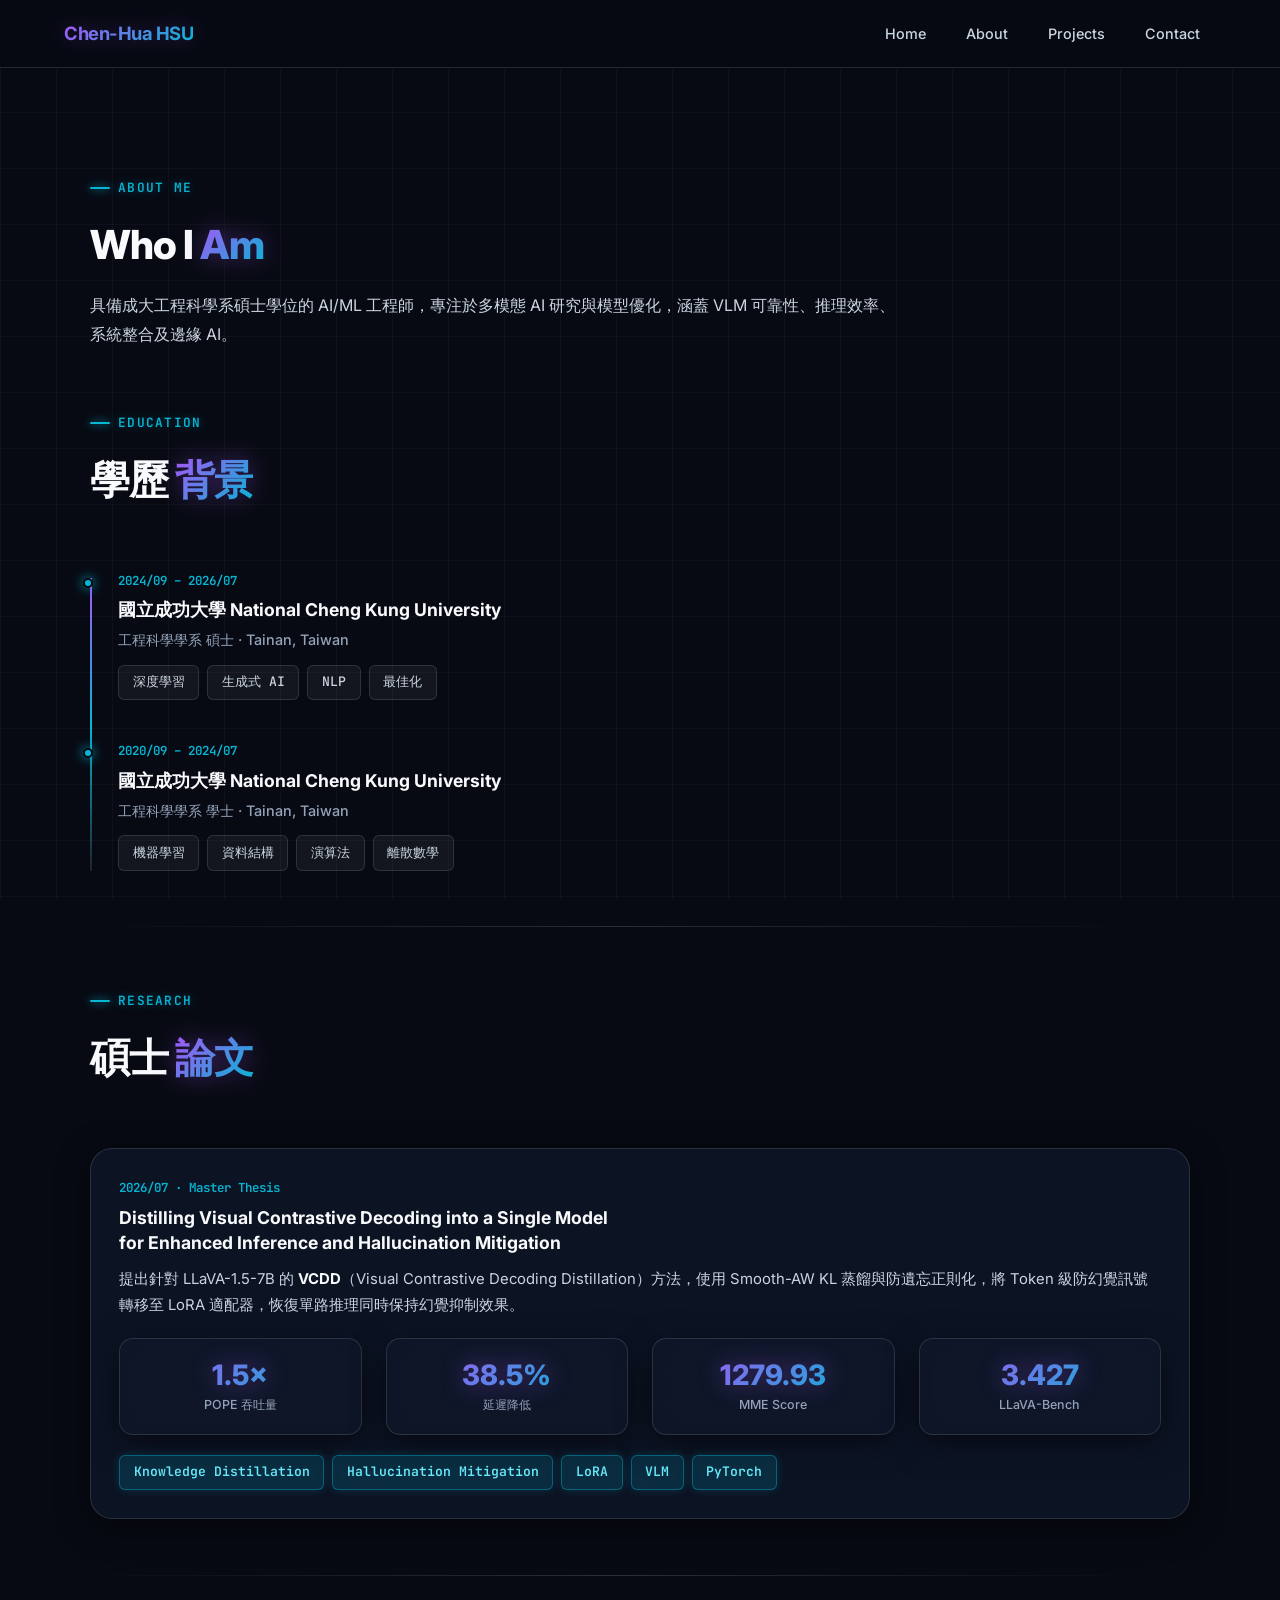
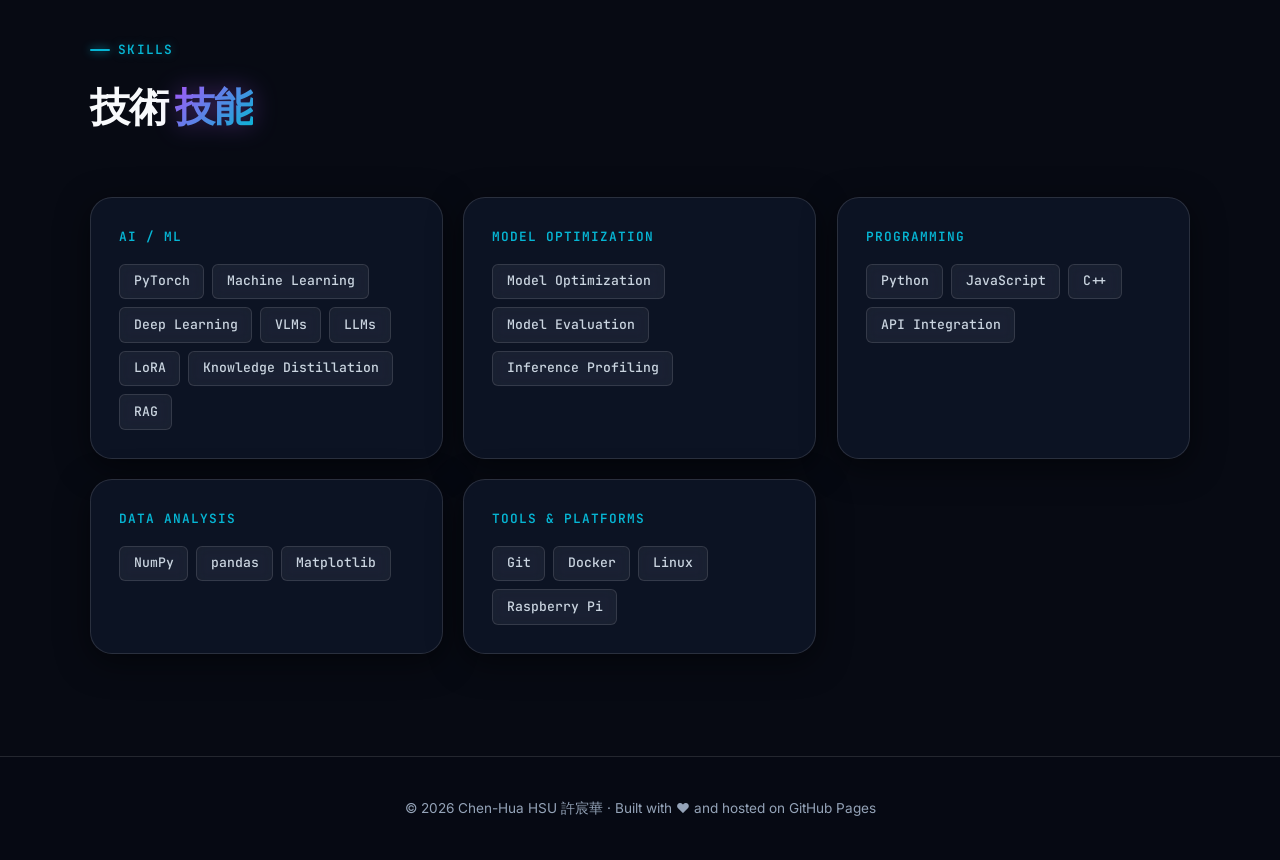
<file: about.html>
<!DOCTYPE html>
<html lang="zh-TW">
<head>
  <meta charset="UTF-8" />
  <meta name="viewport" content="width=device-width, initial-scale=1.0" />
  <title>About | 許宸華 Chen-Hua HSU</title>
  <meta name="description" content="關於許宸華 Chen-Hua HSU — 教育背景、研究方向、論文與技術技能。" />
  <link rel="stylesheet" href="css/style.css" />
</head>
<body>

<nav id="main-nav" role="navigation" aria-label="主導覽">
  <a href="index.html" class="nav-logo">Chen-Hua HSU</a>
  <ul class="nav-links" id="nav-links">
    <li><a href="index.html">Home</a></li>
    <li><a href="about.html">About</a></li>
    <li><a href="projects.html">Projects</a></li>
    <li><a href="contact.html">Contact</a></li>
  </ul>
  <button class="nav-toggle" id="nav-toggle" aria-label="Toggle menu" aria-expanded="false">
    <span></span><span></span><span></span>
  </button>
</nav>

<main>
  <section class="section" aria-label="關於我">
    <div class="section-header reveal">
      <div class="section-label">About Me</div>
      <h1 class="section-title">Who I <span>Am</span></h1>
      <p class="section-desc">
        具備成大工程科學系碩士學位的 AI/ML 工程師，專注於多模態 AI 研究與模型優化，涵蓋 VLM 可靠性、推理效率、系統整合及邊緣 AI。
      </p>
    </div>

    <!-- EDUCATION -->
    <div class="section-header reveal" style="margin-top: 3.5rem;">
      <div class="section-label">Education</div>
      <h2 class="section-title">學歷 <span>背景</span></h2>
    </div>

    <div class="timeline reveal">
      <div class="timeline-item">
        <div class="timeline-date">2024/09 – 2026/07</div>
        <div class="timeline-title">國立成功大學 National Cheng Kung University</div>
        <div class="timeline-sub">工程科學學系 碩士 · Tainan, Taiwan</div>
        <div class="timeline-body">
          <div class="skill-tags" style="margin-bottom:0.5rem;">
            <span class="tag">深度學習</span>
            <span class="tag">生成式 AI</span>
            <span class="tag">NLP</span>
            <span class="tag">最佳化</span>
          </div>
        </div>
      </div>

      <div class="timeline-item">
        <div class="timeline-date">2020/09 – 2024/07</div>
        <div class="timeline-title">國立成功大學 National Cheng Kung University</div>
        <div class="timeline-sub">工程科學學系 學士 · Tainan, Taiwan</div>
        <div class="timeline-body">
          <div class="skill-tags" style="margin-bottom:0.5rem;">
            <span class="tag">機器學習</span>
            <span class="tag">資料結構</span>
            <span class="tag">演算法</span>
            <span class="tag">離散數學</span>
          </div>
        </div>
      </div>
    </div>

    <div class="section-divider" style="margin: 3.5rem 0;"></div>

    <!-- THESIS -->
    <div class="section-header reveal">
      <div class="section-label">Research</div>
      <h2 class="section-title">碩士 <span>論文</span></h2>
    </div>

    <div class="card reveal">
      <div class="card-top">
        <div>
          <div class="timeline-date" style="margin-bottom: 0.5rem;">2026/07 · Master Thesis</div>
          <h3 style="font-size: 1.1rem; font-weight: 700; line-height: 1.4; margin-bottom: 0.75rem;">
            Distilling Visual Contrastive Decoding into a Single Model<br>for Enhanced Inference and Hallucination Mitigation
          </h3>
        </div>
      </div>
      <p style="color: var(--text-secondary); font-size: 0.93rem; line-height: 1.7; margin-bottom: 1.25rem;">
        提出針對 LLaVA-1.5-7B 的 <strong style="color: var(--text-primary);">VCDD</strong>（Visual Contrastive Decoding Distillation）方法，使用 Smooth-AW KL 蒸餾與防遺忘正則化，將 Token 級防幻覺訊號轉移至 LoRA 適配器，恢復單路推理同時保持幻覺抑制效果。
      </p>
      <div class="stats-row" style="margin-bottom: 1.25rem;">
        <div class="stat-card" style="flex: 1 1 140px;">
          <div class="stat-number">1.9×</div>
          <div class="stat-label">POPE 吞吐量</div>
        </div>
        <div class="stat-card" style="flex: 1 1 140px;">
          <div class="stat-number">47.4%</div>
          <div class="stat-label">延遲降低</div>
        </div>
        <div class="stat-card" style="flex: 1 1 140px;">
          <div class="stat-number">1575.89</div>
          <div class="stat-label">MME Score</div>
        </div>
        <div class="stat-card" style="flex: 1 1 140px;">
          <div class="stat-number">4.219</div>
          <div class="stat-label">LLaVA-Bench</div>
        </div>
      </div>
      <div class="skill-tags">
        <span class="tag tag-accent">Knowledge Distillation</span>
        <span class="tag tag-accent">Hallucination Mitigation</span>
        <span class="tag tag-accent">LoRA</span>
        <span class="tag tag-accent">VLM</span>
        <span class="tag tag-accent">PyTorch</span>
      </div>
    </div>

    <div class="section-divider" style="margin: 3.5rem 0;"></div>

    <!-- SKILLS -->
    <div class="section-header reveal">
      <div class="section-label">Skills</div>
      <h2 class="section-title">技術 <span>技能</span></h2>
    </div>

    <div class="skills-grid">
      <div class="card skill-category reveal">
        <h4>AI / ML</h4>
        <div class="skill-tags">
          <span class="tag">PyTorch</span>
          <span class="tag">Machine Learning</span>
          <span class="tag">Deep Learning</span>
          <span class="tag">VLMs</span>
          <span class="tag">LLMs</span>
          <span class="tag">LoRA</span>
          <span class="tag">Knowledge Distillation</span>
          <span class="tag">RAG</span>
        </div>
      </div>

      <div class="card skill-category reveal">
        <h4>Model Optimization</h4>
        <div class="skill-tags">
          <span class="tag">Model Optimization</span>
          <span class="tag">Model Evaluation</span>
          <span class="tag">Inference Profiling</span>
        </div>
      </div>

      <div class="card skill-category reveal">
        <h4>Programming</h4>
        <div class="skill-tags">
          <span class="tag">Python</span>
          <span class="tag">JavaScript</span>
          <span class="tag">C++</span>
          <span class="tag">API Integration</span>
        </div>
      </div>

      <div class="card skill-category reveal">
        <h4>Data Analysis</h4>
        <div class="skill-tags">
          <span class="tag">NumPy</span>
          <span class="tag">pandas</span>
          <span class="tag">Matplotlib</span>
        </div>
      </div>

      <div class="card skill-category reveal">
        <h4>Tools & Platforms</h4>
        <div class="skill-tags">
          <span class="tag">Git</span>
          <span class="tag">Docker</span>
          <span class="tag">Linux</span>
          <span class="tag">Raspberry Pi</span>
        </div>
      </div>
    </div>
  </section>
</main>

<footer>
  <p>© 2026 Chen-Hua HSU 許宸華 · Built with ❤️ and hosted on GitHub Pages</p>
</footer>

<script src="js/main.js"></script>
</body>
</html>
</file>
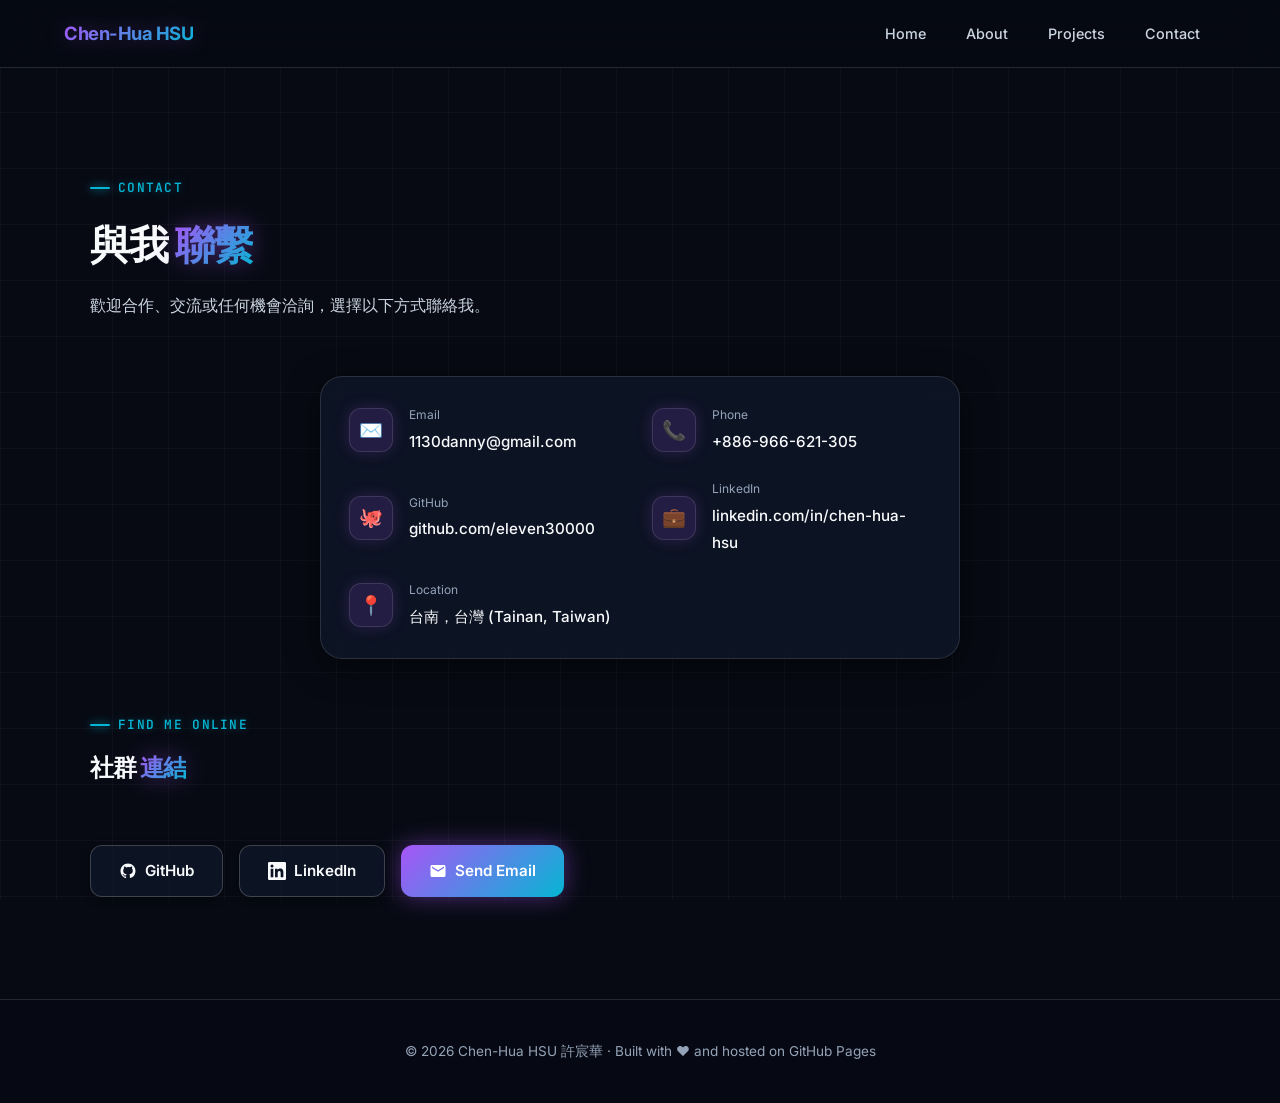
<file: contact.html>
<!DOCTYPE html>
<html lang="zh-TW">
<head>
  <meta charset="UTF-8" />
  <meta name="viewport" content="width=device-width, initial-scale=1.0" />
  <title>Contact | 許宸華 Chen-Hua HSU</title>
  <meta name="description" content="聯絡許宸華 Chen-Hua HSU — Email、GitHub、LinkedIn、電話。" />
  <link rel="stylesheet" href="css/style.css" />
</head>
<body>

<nav id="main-nav" role="navigation" aria-label="主導覽">
  <a href="index.html" class="nav-logo">Chen-Hua HSU</a>
  <ul class="nav-links" id="nav-links">
    <li><a href="index.html">Home</a></li>
    <li><a href="about.html">About</a></li>
    <li><a href="projects.html">Projects</a></li>
    <li><a href="contact.html">Contact</a></li>
  </ul>
  <button class="nav-toggle" id="nav-toggle" aria-label="Toggle menu" aria-expanded="false">
    <span></span><span></span><span></span>
  </button>
</nav>

<main>
  <section class="section" aria-label="聯絡方式">
    <div class="section-header reveal">
      <div class="section-label">Contact</div>
      <h1 class="section-title">與我 <span>聯繫</span></h1>
      <p class="section-desc">歡迎合作、交流或任何機會洽詢，選擇以下方式聯絡我。</p>
    </div>

    <div class="card reveal" style="max-width: 640px; margin-bottom: 3rem;">
      <div class="contact-grid">

        <div class="contact-item">
          <div class="contact-icon" aria-hidden="true">✉️</div>
          <div>
            <div class="label">Email</div>
            <a href="mailto:1130danny@gmail.com">1130danny@gmail.com</a>
          </div>
        </div>

        <div class="contact-item">
          <div class="contact-icon" aria-hidden="true">📞</div>
          <div>
            <div class="label">Phone</div>
            <a href="tel:+886966621305">+886-966-621-305</a>
          </div>
        </div>

        <div class="contact-item">
          <div class="contact-icon" aria-hidden="true">🐙</div>
          <div>
            <div class="label">GitHub</div>
            <a href="https://github.com/eleven30000" target="_blank" rel="noopener">github.com/eleven30000</a>
          </div>
        </div>

        <div class="contact-item">
          <div class="contact-icon" aria-hidden="true">💼</div>
          <div>
            <div class="label">LinkedIn</div>
            <a href="https://linkedin.com/in/chen-hua-hsu" target="_blank" rel="noopener">linkedin.com/in/chen-hua-hsu</a>
          </div>
        </div>

        <div class="contact-item">
          <div class="contact-icon" aria-hidden="true">📍</div>
          <div>
            <div class="label">Location</div>
            <span style="color: var(--text-primary); font-size: 0.95rem; font-weight: 500;">台南，台灣 (Tainan, Taiwan)</span>
          </div>
        </div>

      </div>
    </div>

    <!-- QUICK LINKS -->
    <div class="section-header reveal">
      <div class="section-label">Find Me Online</div>
      <h2 class="section-title" style="font-size: 1.5rem;">社群 <span>連結</span></h2>
    </div>
    <div style="display: flex; gap: 1rem; flex-wrap: wrap;" class="reveal">
      <a href="https://github.com/eleven30000" target="_blank" rel="noopener" class="btn btn-outline">
        <svg width="18" height="18" viewBox="0 0 24 24" fill="currentColor"><path d="M12 2C6.48 2 2 6.48 2 12c0 4.42 2.87 8.17 6.84 9.49.5.09.68-.22.68-.48v-1.7c-2.78.6-3.37-1.34-3.37-1.34-.45-1.16-1.11-1.47-1.11-1.47-.91-.62.07-.6.07-.6 1 .07 1.53 1.03 1.53 1.03.89 1.52 2.34 1.08 2.91.83.09-.65.35-1.08.63-1.33-2.22-.25-4.55-1.11-4.55-4.94 0-1.09.39-1.98 1.03-2.68-.1-.25-.45-1.27.1-2.64 0 0 .84-.27 2.75 1.02A9.56 9.56 0 0112 6.8c.85 0 1.71.11 2.51.33 1.91-1.29 2.75-1.02 2.75-1.02.55 1.37.2 2.39.1 2.64.64.7 1.03 1.59 1.03 2.68 0 3.84-2.34 4.69-4.57 4.93.36.31.68.92.68 1.85v2.74c0 .27.18.58.69.48A10.01 10.01 0 0022 12c0-5.52-4.48-10-10-10z"/></svg>
        GitHub
      </a>
      <a href="https://linkedin.com/in/chen-hua-hsu" target="_blank" rel="noopener" class="btn btn-outline">
        <svg width="18" height="18" viewBox="0 0 24 24" fill="currentColor"><path d="M20.45 20.45h-3.55v-5.57c0-1.33-.03-3.04-1.85-3.04-1.85 0-2.13 1.45-2.13 2.94v5.67H9.38V9h3.41v1.56h.05c.47-.9 1.64-1.85 3.37-1.85 3.6 0 4.27 2.37 4.27 5.45v6.3zM5.34 7.43a2.06 2.06 0 110-4.12 2.06 2.06 0 010 4.12zM7.12 20.45H3.57V9h3.55v11.45zM22.22 0H1.77C.79 0 0 .77 0 1.73v20.54C0 23.23.79 24 1.77 24h20.45c.98 0 1.78-.77 1.78-1.73V1.73C24 .77 23.2 0 22.22 0z"/></svg>
        LinkedIn
      </a>
      <a href="mailto:1130danny@gmail.com" class="btn btn-primary">
        <svg width="18" height="18" viewBox="0 0 24 24" fill="currentColor"><path d="M20 4H4c-1.1 0-2 .9-2 2v12c0 1.1.9 2 2 2h16c1.1 0 2-.9 2-2V6c0-1.1-.9-2-2-2zm0 4l-8 5-8-5V6l8 5 8-5v2z"/></svg>
        Send Email
      </a>
    </div>
  </section>
</main>

<footer>
  <p>© 2026 Chen-Hua HSU 許宸華 · Built with ❤️ and hosted on GitHub Pages</p>
</footer>

<script src="js/main.js"></script>
</body>
</html>
</file>
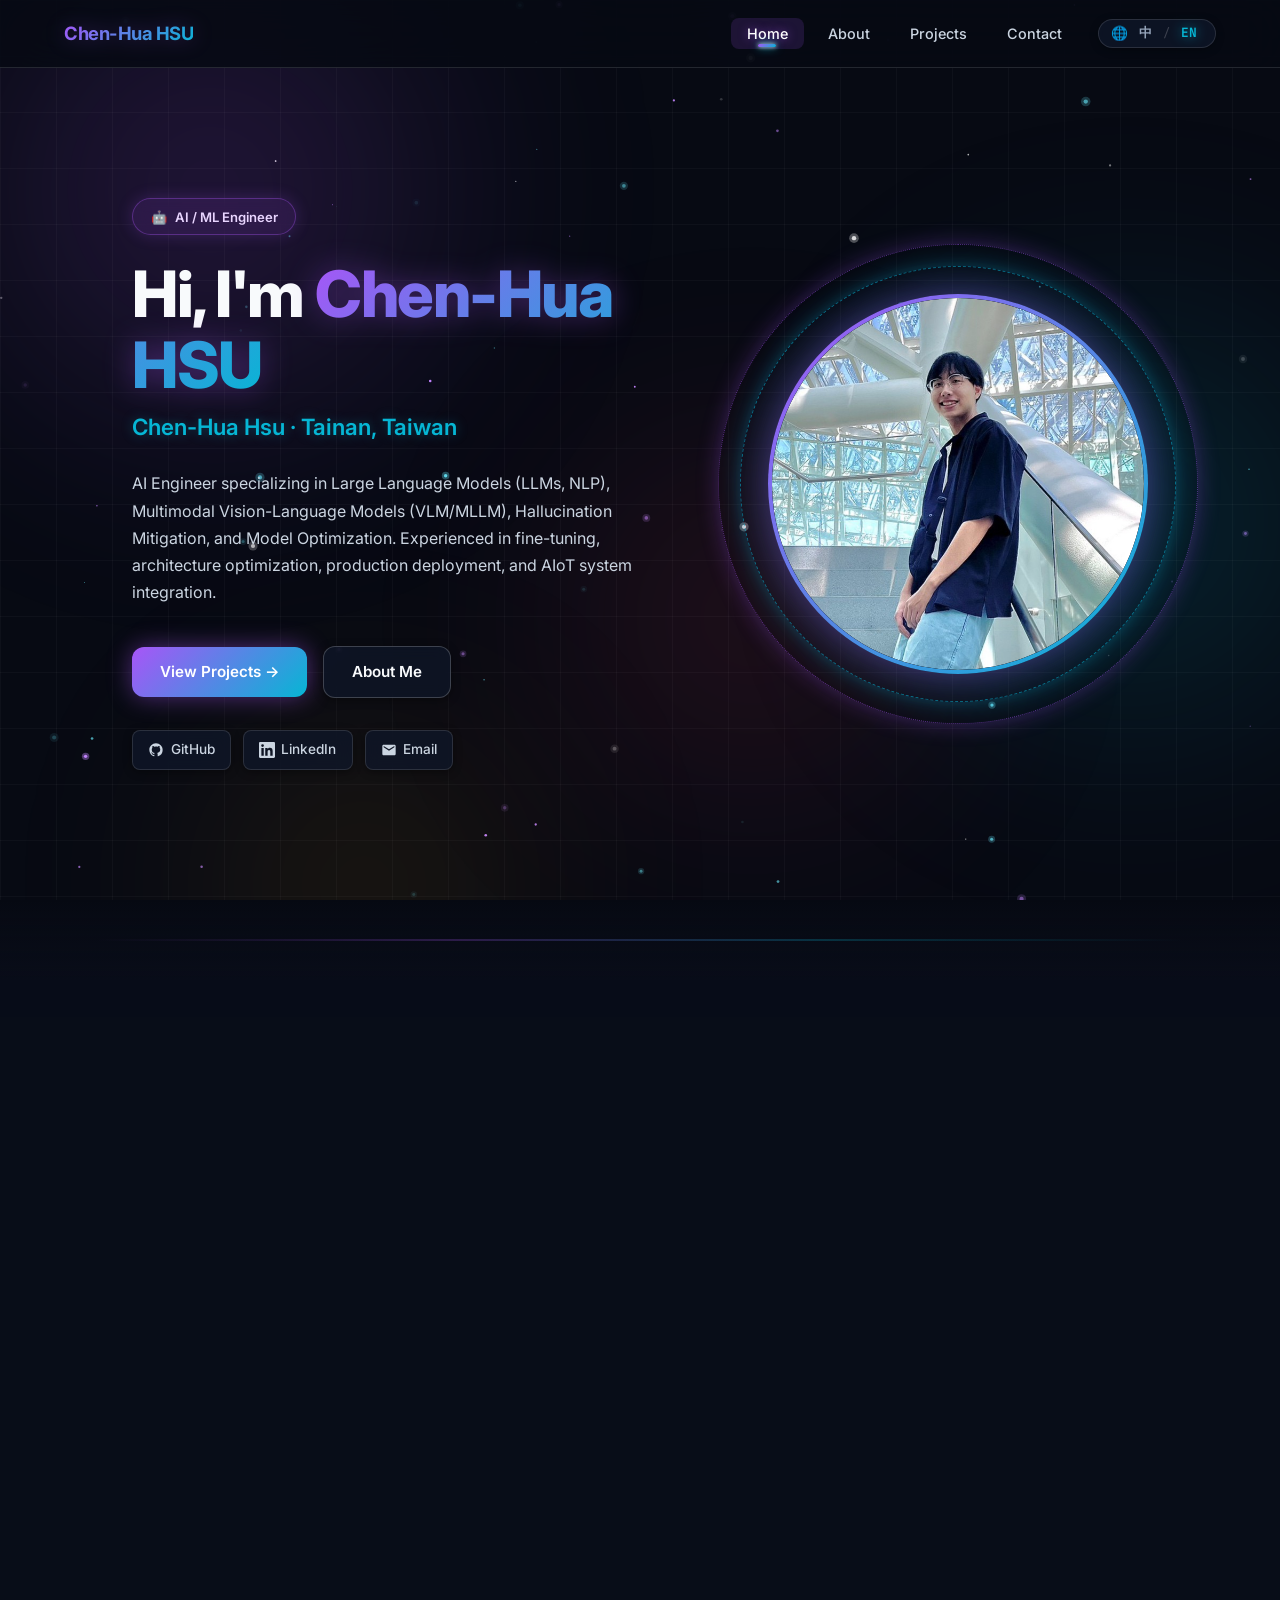
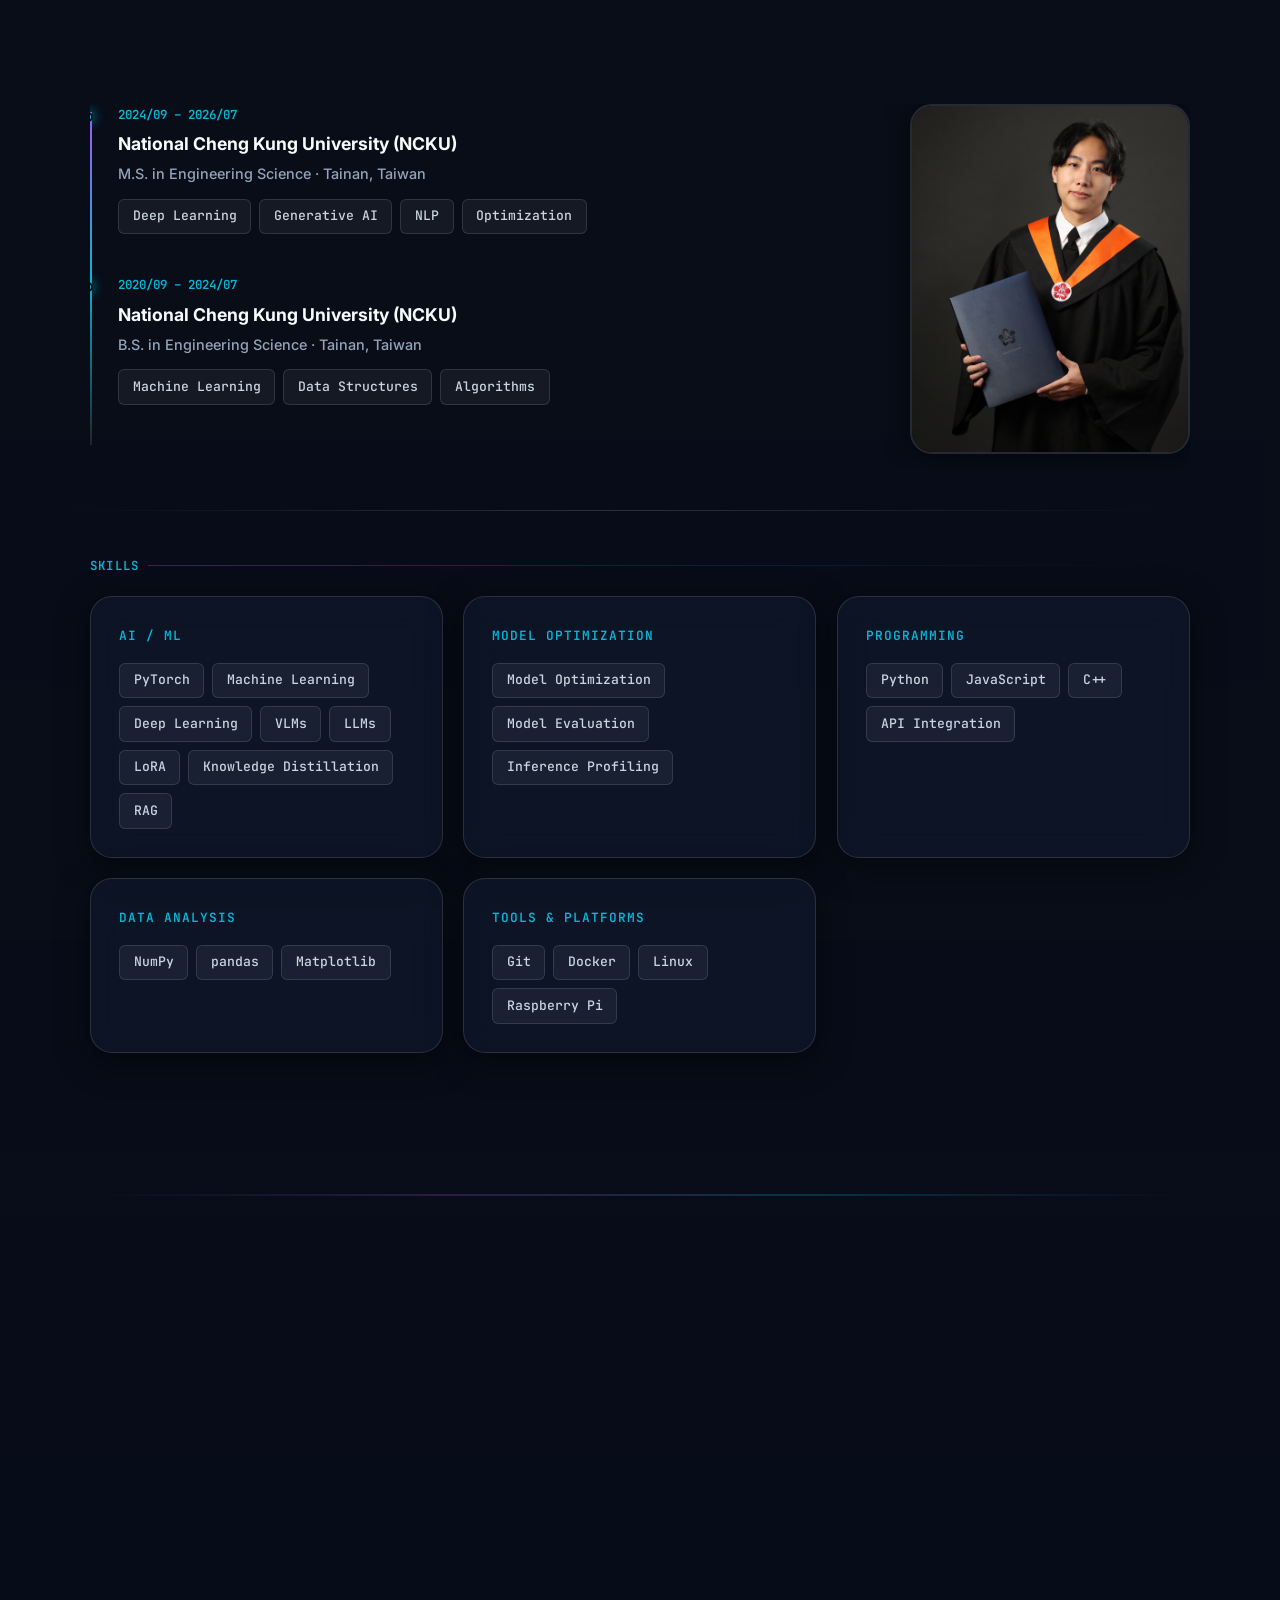
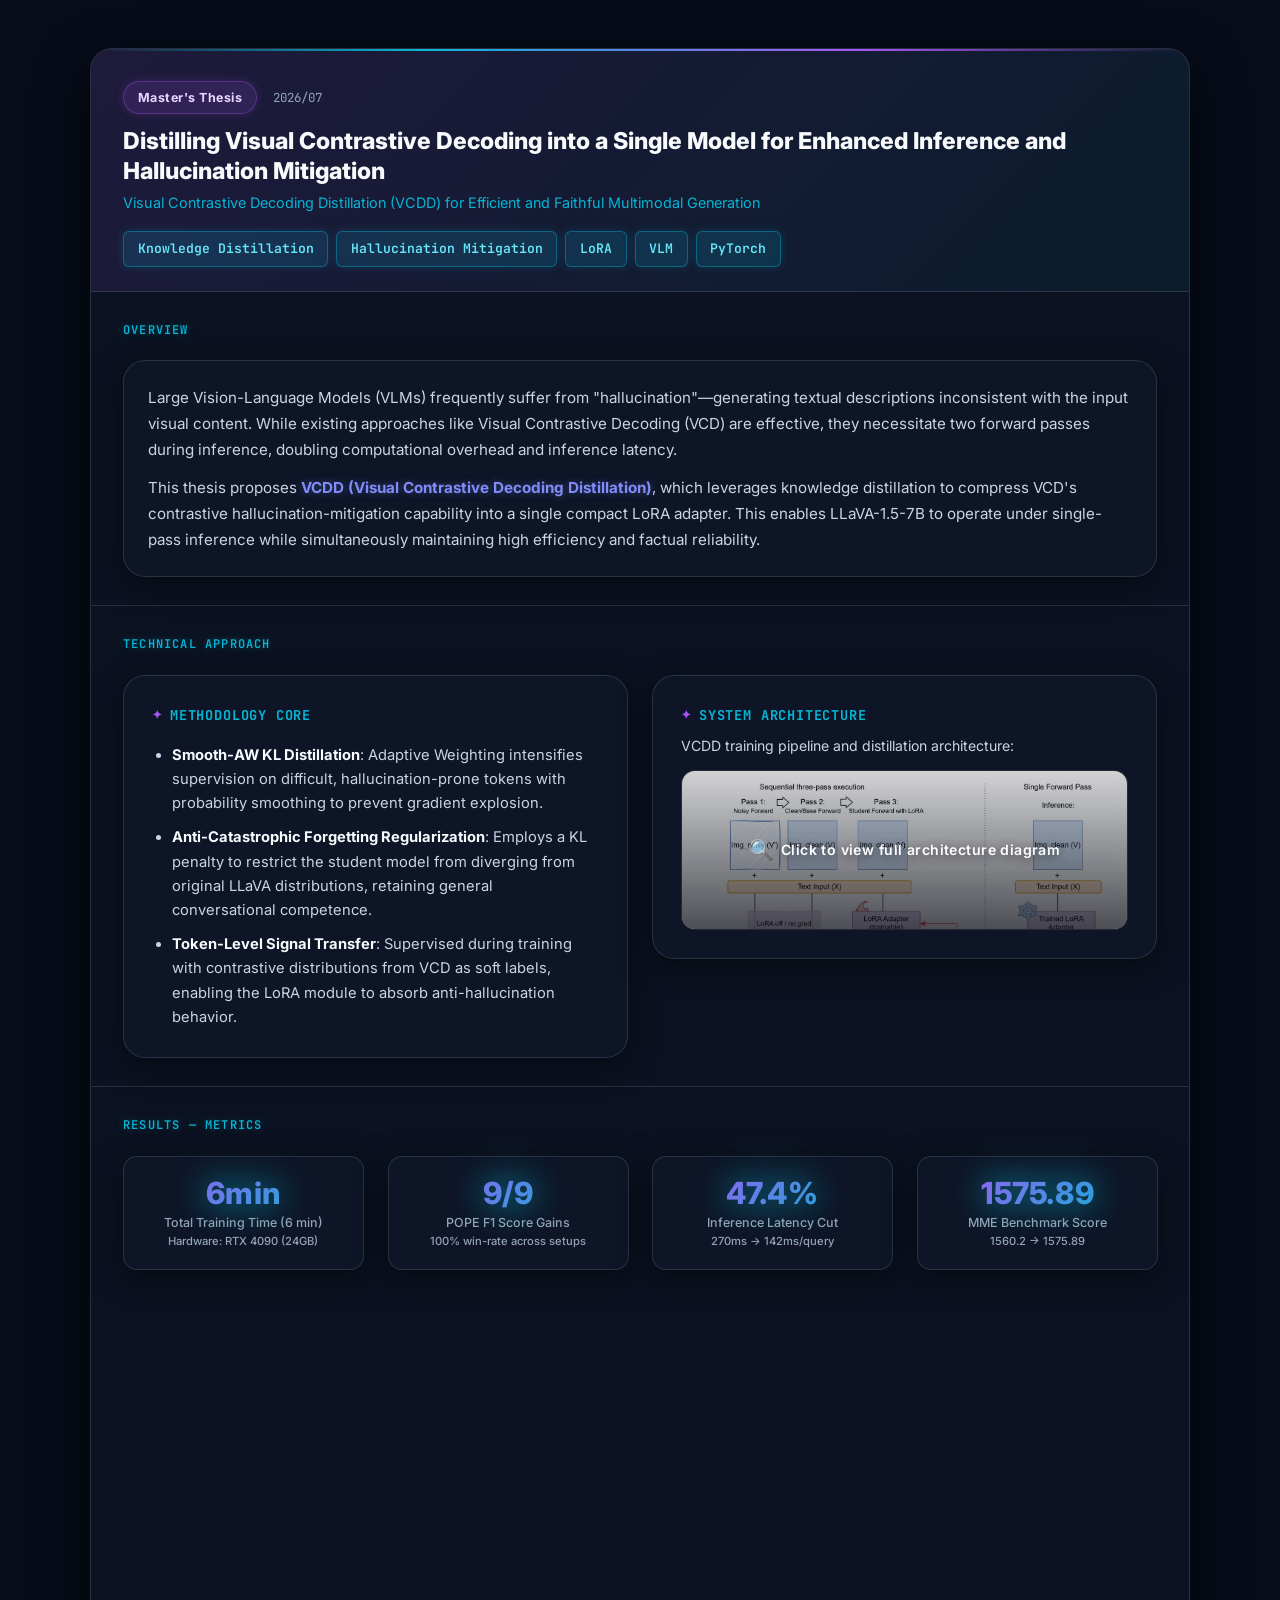
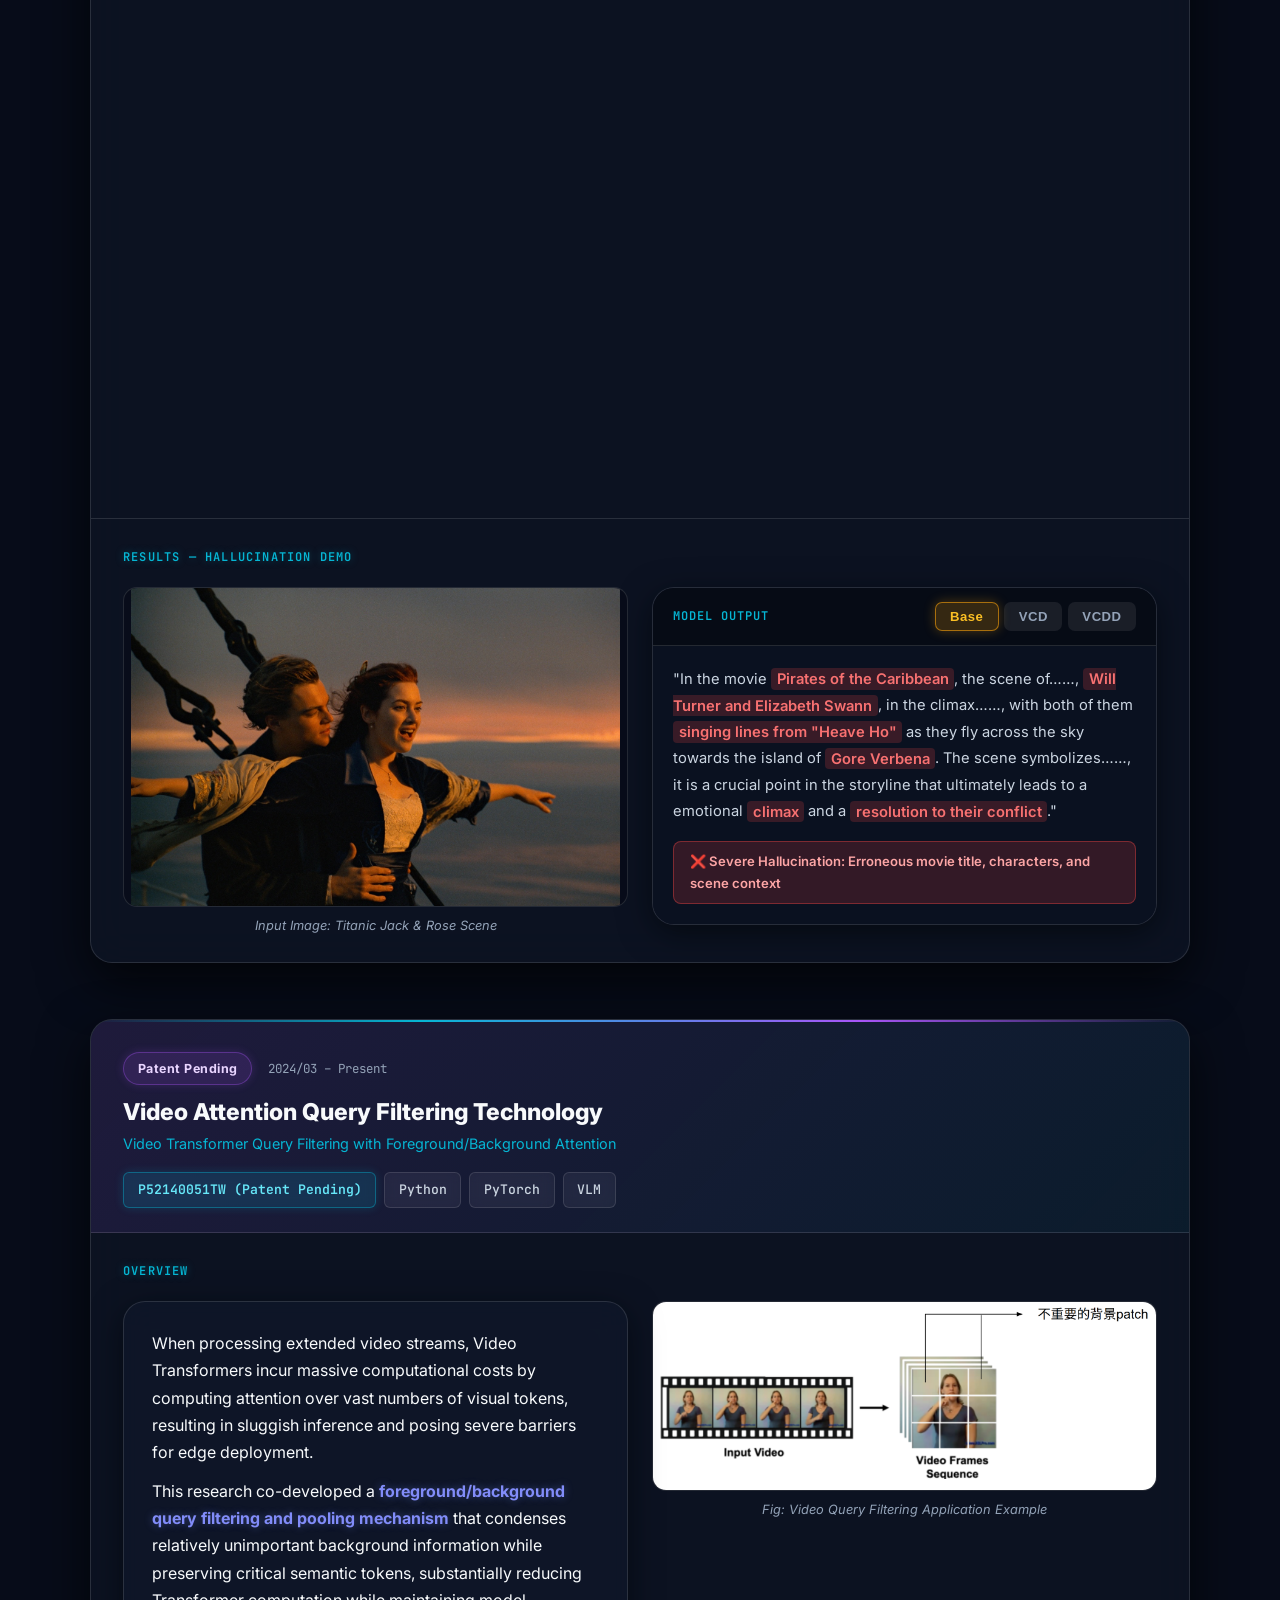
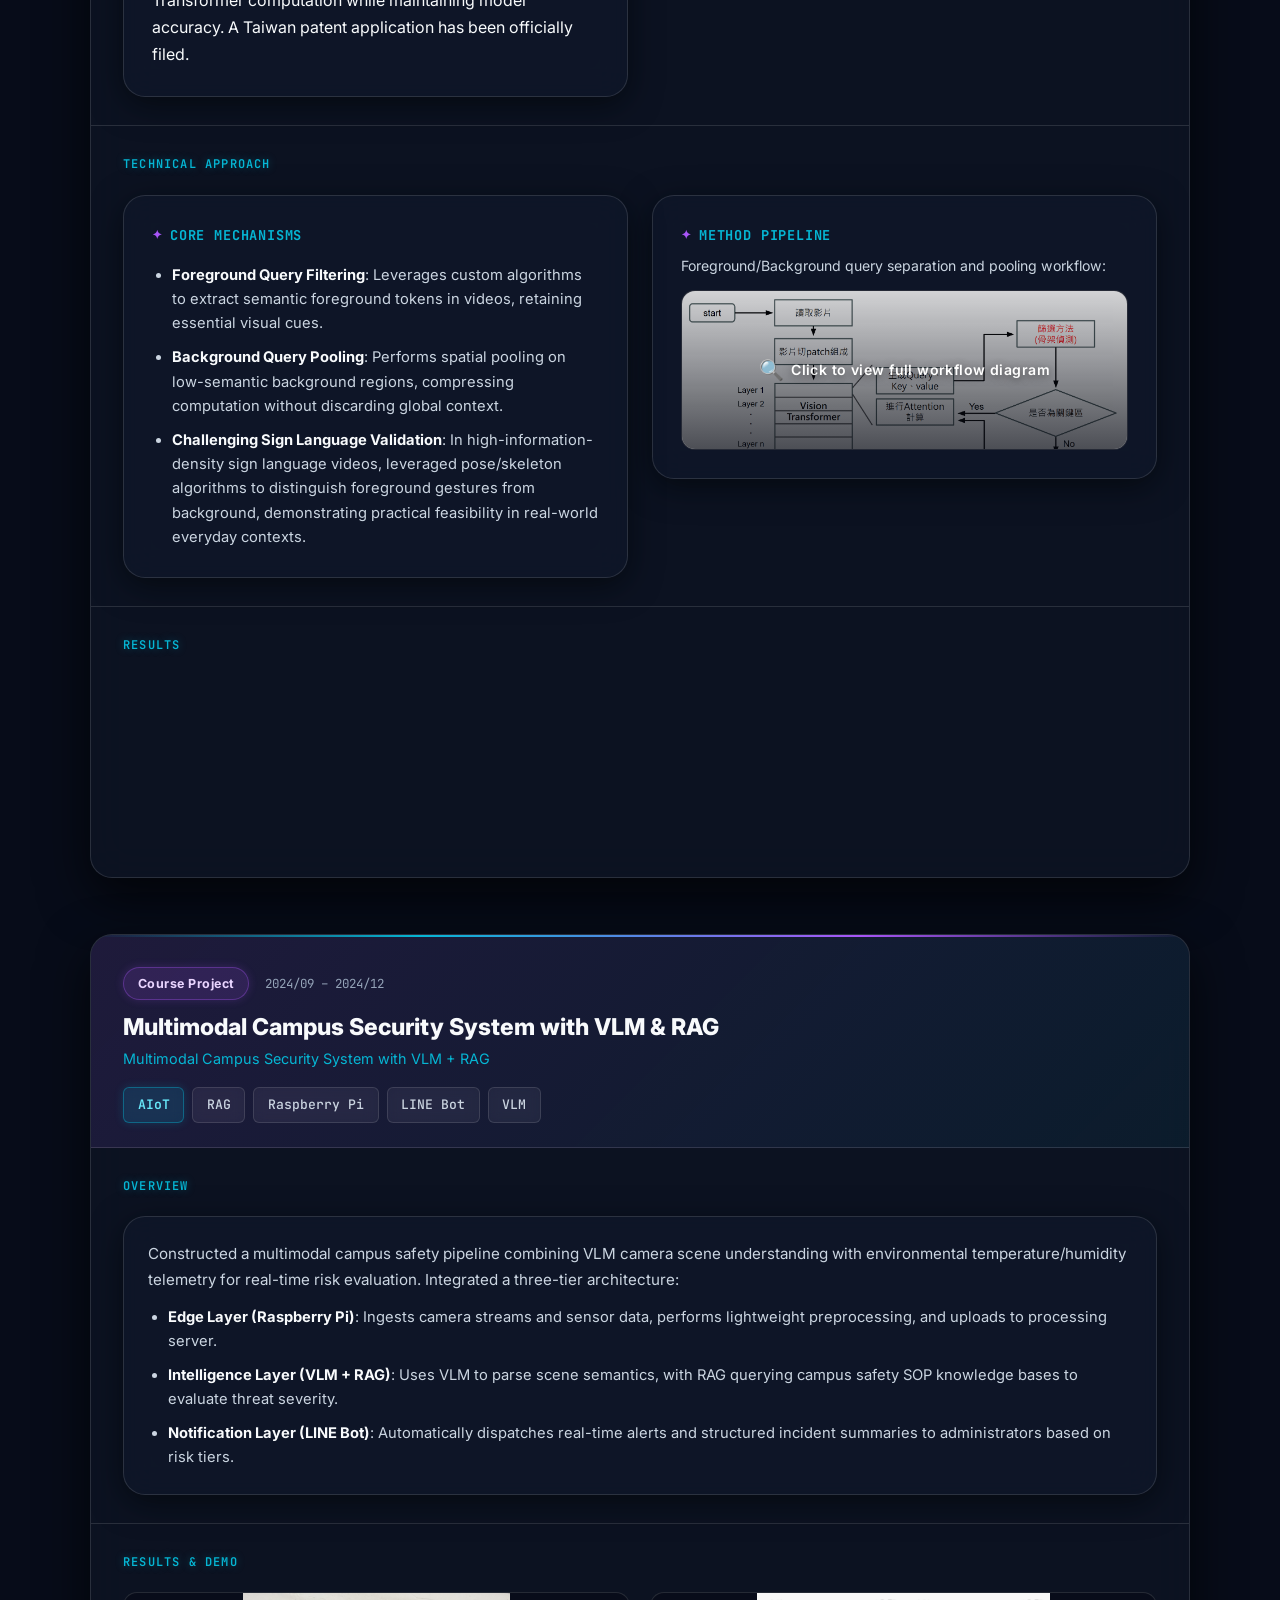
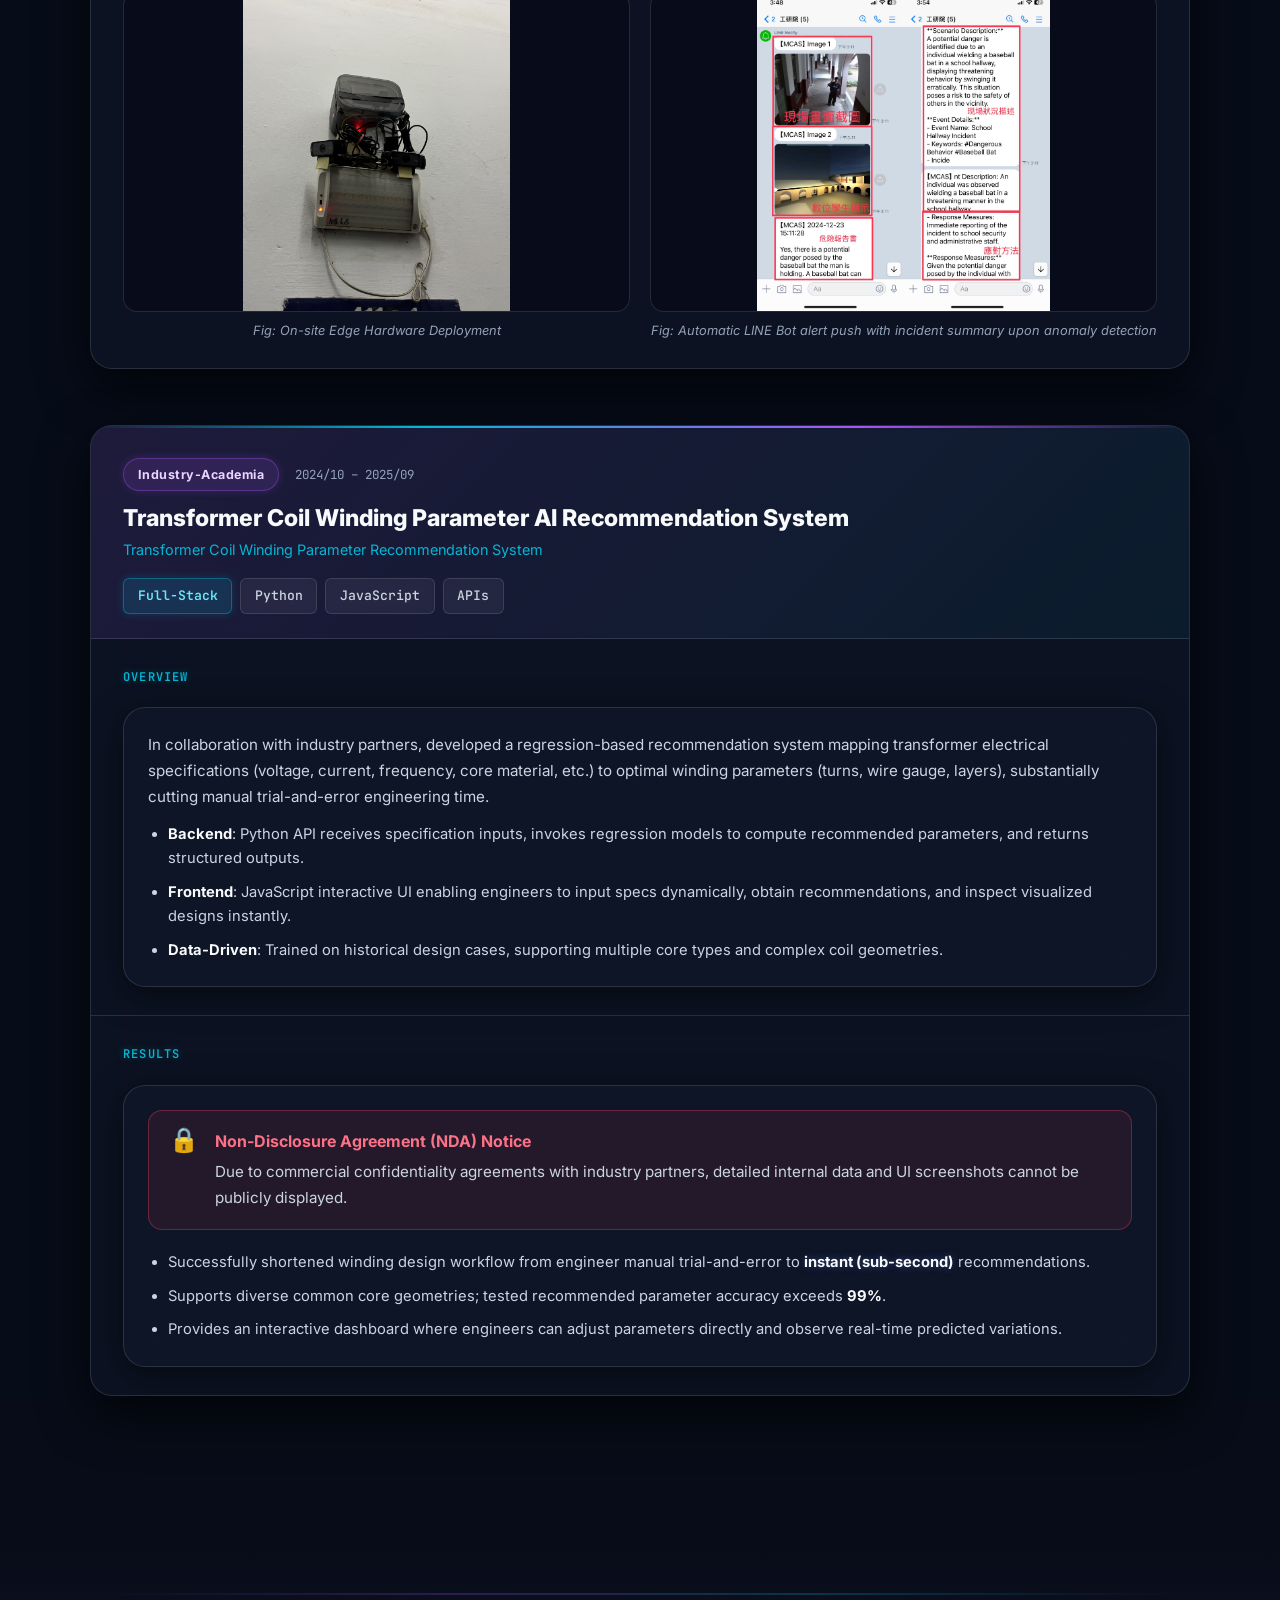
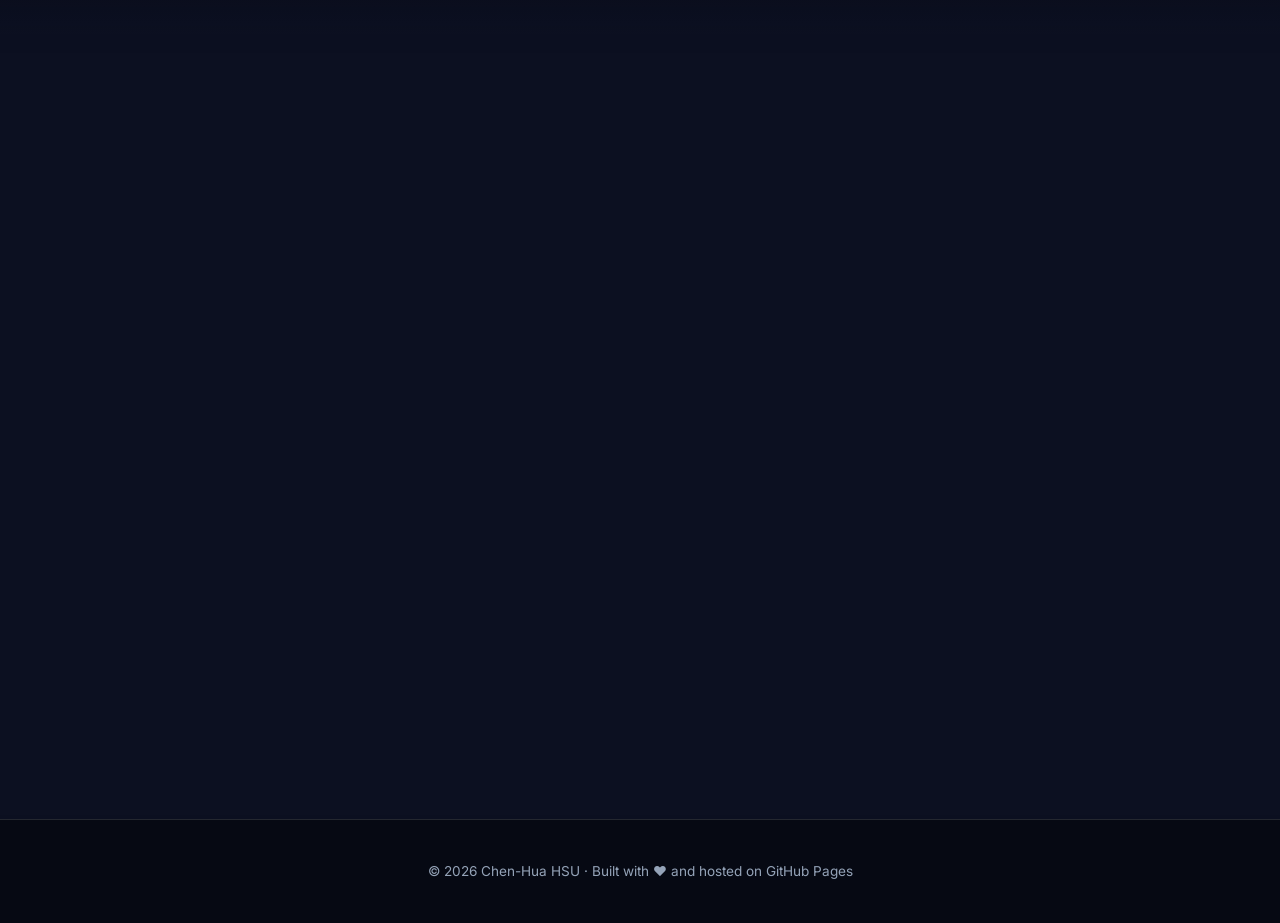
<file: en.html>
<!DOCTYPE html>
<html lang="en">

<head>
  <meta charset="UTF-8" />
  <meta name="viewport" content="width=device-width, initial-scale=1.0" />
  <title>Chen-Hua HSU | AI/ML Engineer</title>
  <meta name="description" content="Chen-Hua HSU — AI/ML Engineer specializing in Multimodal VLMs, LLMs, Hallucination Mitigation, and Model Optimization." />
  <link rel="stylesheet" href="css/style.css" />
</head>

<body>

  <!-- Dynamic Starfield & Nebula Background Layer -->
  <div class="cosmic-canvas-wrap" aria-hidden="true">
    <canvas id="starfieldCanvas"></canvas>
    <div class="nebula-glow blob-purple"></div>
    <div class="nebula-glow blob-cyan"></div>
    <div class="nebula-glow blob-pink"></div>
    <div class="nebula-glow blob-amber"></div>
  </div>

  <!-- ╔══════════════════════════════╗
     ║          NAVIGATION          ║
     ╚══════════════════════════════╝ -->
  <nav id="main-nav" role="navigation" aria-label="Main Navigation">
    <a href="#home" class="nav-logo">Chen-Hua HSU</a>
    <div class="nav-controls">
      <ul class="nav-links" id="nav-links">
        <li><a href="#home" data-section="home">Home</a></li>
        <li><a href="#about" data-section="about">About</a></li>
        <li><a href="#projects" data-section="projects">Projects</a></li>
        <li><a href="#contact" data-section="contact">Contact</a></li>
      </ul>
      <div class="lang-switch-pill" role="group" aria-label="Language Switcher">
        <span class="lang-globe-icon" aria-hidden="true">🌐</span>
        <a href="index.html" class="lang-pill-opt" data-lang="zh" title="切換為中文">中</a>
        <span class="lang-pill-divider" aria-hidden="true">/</span>
        <a href="en.html" class="lang-pill-opt active" data-lang="en" aria-current="page" title="Current: English">EN</a>
      </div>
      <button class="nav-toggle" id="nav-toggle" aria-label="Toggle menu" aria-expanded="false">
        <span></span><span></span><span></span>
      </button>
    </div>
  </nav>

  <main>

    <!-- ╔══════════════════════════════╗
     ║             HOME             ║
     ╚══════════════════════════════╝ -->
    <section id="home" class="hero" aria-label="Personal Introduction">
      <div class="hero-text">
        <div class="hero-badge"><span>🤖</span> AI / ML Engineer</div>
        <h1>Hi, I'm <span class="name-accent">Chen-Hua HSU</span></h1>
        <p class="hero-subtitle">Chen-Hua Hsu · Tainan, Taiwan</p>
        <p class="hero-desc">
          AI Engineer specializing in Large Language Models (LLMs, NLP), Multimodal Vision-Language Models (VLM/MLLM),
          Hallucination Mitigation, and Model Optimization. Experienced in fine-tuning, architecture optimization,
          production deployment, and AIoT system integration.
        </p>
        <div class="hero-cta">
          <a href="#projects" class="btn btn-primary scroll-link">View Projects →</a>
          <a href="#about" class="btn btn-outline scroll-link">About Me</a>
        </div>
        <div class="hero-social">
          <a href="https://github.com/eleven30000" target="_blank" rel="noopener" class="social-link">
            <svg viewBox="0 0 24 24" fill="currentColor">
              <path
                d="M12 2C6.48 2 2 6.48 2 12c0 4.42 2.87 8.17 6.84 9.49.5.09.68-.22.68-.48v-1.7c-2.78.6-3.37-1.34-3.37-1.34-.45-1.16-1.11-1.47-1.11-1.47-.91-.62.07-.6.07-.6 1 .07 1.53 1.03 1.53 1.03.89 1.52 2.34 1.08 2.91.83.09-.65.35-1.08.63-1.33-2.22-.25-4.55-1.11-4.55-4.94 0-1.09.39-1.98 1.03-2.68-.1-.25-.45-1.27.1-2.64 0 0 .84-.27 2.75 1.02A9.56 9.56 0 0112 6.8c.85 0 1.71.11 2.51.33 1.91-1.29 2.75-1.02 2.75-1.02.55 1.37.2 2.39.1 2.64.64.7 1.03 1.59 1.03 2.68 0 3.84-2.34 4.69-4.57 4.93.36.31.68.92.68 1.85v2.74c0 .27.18.58.69.48A10.01 10.01 0 0022 12c0-5.52-4.48-10-10-10z" />
            </svg>
            GitHub
          </a>
          <a href="https://linkedin.com/in/chen-hua-hsu-63691b365" target="_blank" rel="noopener" class="social-link">
            <svg viewBox="0 0 24 24" fill="currentColor">
              <path
                d="M20.45 20.45h-3.55v-5.57c0-1.33-.03-3.04-1.85-3.04-1.85 0-2.13 1.45-2.13 2.94v5.67H9.38V9h3.41v1.56h.05c.47-.9 1.64-1.85 3.37-1.85 3.6 0 4.27 2.37 4.27 5.45v6.3zM5.34 7.43a2.06 2.06 0 110-4.12 2.06 2.06 0 010 4.12zM7.12 20.45H3.57V9h3.55v11.45zM22.22 0H1.77C.79 0 0 .77 0 1.73v20.54C0 23.23.79 24 1.77 24h20.45c.98 0 1.78-.77 1.78-1.73V1.73C24 .77 23.2 0 22.22 0z" />
            </svg>
            LinkedIn
          </a>
          <a href="mailto:1130danny@gmail.com" class="social-link">
            <svg viewBox="0 0 24 24" fill="currentColor">
              <path
                d="M20 4H4c-1.1 0-2 .9-2 2v12c0 1.1.9 2 2 2h16c1.1 0 2-.9 2-2V6c0-1.1-.9-2-2-2zm0 4l-8 5-8-5V6l8 5 8-5v2z" />
            </svg>
            Email
          </a>
        </div>
      </div>

      <div class="hero-visual">
        <div class="avatar-cosmic-wrap">
          <div class="orbit-ring orbit-ring-1"></div>
          <div class="orbit-ring orbit-ring-2"></div>
          <div class="avatar-ring">
            <div class="avatar-inner">
              <img src="assets/images/avatar.jpg.JPG" alt="Chen-Hua HSU Profile Photo" class="avatar-photo">
            </div>
          </div>
        </div>
      </div>
    </section>

    <div class="section-divider"></div>

    <!-- ╔══════════════════════════════╗
     ║            ABOUT             ║
     ╚══════════════════════════════╝ -->
    <section id="about" class="section" aria-label="About Me">
      <div class="section-header reveal">
        <div class="section-label">About Me</div>
        <h2 class="section-title">Who I <span>Am</span></h2>
        <p class="section-desc">
          I graduated with a Bachelor's degree and am currently pursuing my Master's in Engineering Science at National Cheng Kung University (NCKU), dedicated to Artificial Intelligence, Machine Learning, and Generative AI. Throughout my academic journey, I solidified my passion for solving real-world challenges through technology. Rather than merely training isolated models, I prioritize the end-to-end engineering cycle—from requirement clarification and data processing to architecture design, empirical validation, and system deployment—ensuring innovations deliver tangible, understandable value to end users.
          <br><br>
          Through diverse project implementations, I have learned that model optimization is not simply about optimizing a single metric in a vacuum; it requires thoughtful trade-offs among accuracy, inference latency, memory footprint, and realistic deployment constraints. This experience has instilled in me a rigorous work ethic: formulating hypotheses with data, benchmarking systematically, and iteratively refining solutions. My core strength lies in proactively decomposing complex problems and tracking progress with quantifiable metrics. Looking ahead, I aim to combine research acumen with engineering execution to build dependable, impactful AI systems across machine learning, data analytics, and software engineering domains.
        </p>
      </div>

      <!-- EDUCATION -->
      <div class="subsection-label reveal">Education</div>
      <div class="edu-wrap reveal">
        <figure class="edu-float">
          <img src="assets/images/graduate_fromNCKU.JPG" alt="NCKU Graduation Ceremony" class="edu-photo">
        </figure>
        <div class="timeline">
          <div class="timeline-item">
            <div class="timeline-date">2024/09 – 2026/07</div>
            <div class="timeline-title">National Cheng Kung University (NCKU)</div>
            <div class="timeline-sub">M.S. in Engineering Science · Tainan, Taiwan</div>
            <div class="skill-tags"><span class="tag">Deep Learning</span><span class="tag">Generative AI</span><span
                class="tag">NLP</span><span class="tag">Optimization</span></div>
          </div>
          <div class="timeline-item">
            <div class="timeline-date">2020/09 – 2024/07</div>
            <div class="timeline-title">National Cheng Kung University (NCKU)</div>
            <div class="timeline-sub">B.S. in Engineering Science · Tainan, Taiwan</div>
            <div class="skill-tags"><span class="tag">Machine Learning</span><span class="tag">Data Structures</span><span
                class="tag">Algorithms</span>
            </div>
          </div>
        </div><!-- end .timeline -->
      </div><!-- end .edu-wrap -->

      <div class="section-divider" style="margin: 2.5rem 0;"></div>

      <!-- SKILLS -->
      <div class="subsection-label reveal">Skills</div>
      <div class="skills-grid">
        <div class="card skill-category reveal">
          <h4>AI / ML</h4>
          <div class="skill-tags">
            <span class="tag">PyTorch</span><span class="tag">Machine Learning</span>
            <span class="tag">Deep Learning</span><span class="tag">VLMs</span>
            <span class="tag">LLMs</span><span class="tag">LoRA</span>
            <span class="tag">Knowledge Distillation</span><span class="tag">RAG</span>
          </div>
        </div>
        <div class="card skill-category reveal">
          <h4>Model Optimization</h4>
          <div class="skill-tags">
            <span class="tag">Model Optimization</span><span class="tag">Model Evaluation</span>
            <span class="tag">Inference Profiling</span>
          </div>
        </div>
        <div class="card skill-category reveal">
          <h4>Programming</h4>
          <div class="skill-tags">
            <span class="tag">Python</span><span class="tag">JavaScript</span>
            <span class="tag">C++</span><span class="tag">API Integration</span>
          </div>
        </div>
        <div class="card skill-category reveal">
          <h4>Data Analysis</h4>
          <div class="skill-tags">
            <span class="tag">NumPy</span><span class="tag">pandas</span><span class="tag">Matplotlib</span>
          </div>
        </div>
        <div class="card skill-category reveal">
          <h4>Tools & Platforms</h4>
          <div class="skill-tags">
            <span class="tag">Git</span><span class="tag">Docker</span>
            <span class="tag">Linux</span><span class="tag">Raspberry Pi</span>
          </div>
        </div>
      </div>
    </section>

    <div class="section-divider"></div>

    <!-- ╔══════════════════════════════╗
     ║           PROJECTS           ║
     ╚══════════════════════════════╝ -->
    <section id="projects" class="section" aria-label="Portfolio Projects">
      <div class="section-header reveal">
        <div class="section-label">Projects</div>
        <h2 class="section-title">Research <span>& Projects</span></h2>
        <p class="section-desc">Empirical research in multimodal AI, intelligent systems integration, and full-stack engineering.</p>
      </div>

      <!-- PROJECT NAV TABS -->
      <div class="project-tabs reveal" role="navigation" aria-label="Project Navigation Tabs">
        <a href="#proj-thesis" class="proj-tab scroll-link">Master's Thesis</a>
        <a href="#proj-video" class="proj-tab scroll-link">Video Query Filtering</a>
        <a href="#proj-security" class="proj-tab scroll-link">Smart Edge Security</a>
        <a href="#proj-transformer" class="proj-tab scroll-link">Transformer Winding AI</a>
      </div>

      <!-- ┌─────────────────────────────────────────────────────┐
       │  PROJECT 1 — Master's Thesis VCDD                   │
       └─────────────────────────────────────────────────────┘ -->
      <article id="proj-thesis" class="project-block reveal">
        <div class="project-header">
          <div class="project-meta">
            <span class="project-badge">Master's Thesis</span>
            <span class="project-date">2026/07</span>
          </div>
          <h3 class="project-title">
            Distilling Visual Contrastive Decoding into a Single Model for Enhanced Inference and Hallucination Mitigation
          </h3>
          <p class="project-subtitle">Visual Contrastive Decoding Distillation (VCDD) for Efficient and Faithful Multimodal Generation</p>
          <div class="skill-tags" style="margin-top:1rem;">
            <span class="tag tag-accent">Knowledge Distillation</span>
            <span class="tag tag-accent">Hallucination Mitigation</span>
            <span class="tag tag-accent">LoRA</span>
            <span class="tag tag-accent">VLM</span>
            <span class="tag tag-accent">PyTorch</span>
          </div>
        </div>

        <!-- 1-1 Overview -->
        <div class="proj-subsection">
          <div class="proj-sub-label">Overview</div>
          <div class="proj-sub-content card">
            <p>
              Large Vision-Language Models (VLMs) frequently suffer from "hallucination"—generating textual descriptions inconsistent with the input visual content. While existing approaches like Visual Contrastive Decoding (VCD) are effective, they necessitate two forward passes during inference, doubling computational overhead and inference latency.
            </p>
            <p style="margin-top:0.75rem;">
              This thesis proposes <strong class="highlight">VCDD (Visual Contrastive Decoding Distillation)</strong>, which leverages knowledge distillation to compress VCD's contrastive hallucination-mitigation capability into a single compact LoRA adapter. This enables LLaVA-1.5-7B to operate under single-pass inference while simultaneously maintaining high efficiency and factual reliability.
            </p>
          </div>
        </div>

        <!-- 1-2 Technical Approach -->
        <div class="proj-subsection">
          <div class="proj-sub-label">Technical Approach</div>
          <div class="proj-sub-content two-col">
            <div class="card">
              <h4 class="card-inner-title">Methodology Core</h4>
              <ul class="proj-list">
                <li><strong>Smooth-AW KL Distillation</strong>: Adaptive Weighting intensifies supervision on difficult, hallucination-prone tokens with probability smoothing to prevent gradient explosion.</li>
                <li><strong>Anti-Catastrophic Forgetting Regularization</strong>: Employs a KL penalty to restrict the student model from diverging from original LLaVA distributions, retaining general conversational competence.</li>
                <li><strong>Token-Level Signal Transfer</strong>: Supervised during training with contrastive distributions from VCD as soft labels, enabling the LoRA module to absorb anti-hallucination behavior.</li>
              </ul>
            </div>
            <div class="card arch-trigger-card">
              <div class="arch-card-header">
                <h4 class="card-inner-title">System Architecture</h4>
              </div>
              <p class="arch-card-desc">VCDD training pipeline and distillation architecture:</p>
              <div class="arch-thumb-wrap open-arch-trigger open-lightbox-trigger"
                data-full="assets/images/thesis_arch.png" data-caption="Fig: VCDD Training Pipeline and Distillation Architecture" id="openArchModal"
                role="button" tabindex="0" title="Click to expand high-resolution architecture diagram">
                <img src="assets/images/thesis_arch.png" alt="VCDD Training Pipeline and Distillation Architecture" class="arch-thumb-img">
                <div class="arch-thumb-overlay">
                  <span class="arch-overlay-icon">🔍</span>
                  <span class="arch-overlay-text">Click to view full architecture diagram</span>
                </div>
              </div>
            </div>
          </div>
        </div>

        <!-- 1-3 Results — Metrics -->
        <div class="proj-subsection">
          <div class="proj-sub-label">Results — Metrics</div>
          <div class="proj-sub-content">
            <div class="stats-row" style="margin-bottom:1.5rem;">
              <div class="stat-card reveal">
                <div class="stat-number">6min</div>
                <div class="stat-label">Total Training Time (6 min)<br><small>Hardware: RTX 4090 (24GB)</small></div>
              </div>
              <div class="stat-card reveal">
                <div class="stat-number">9/9</div>
                <div class="stat-label">POPE F1 Score Gains<br><small>100% win-rate across setups</small></div>
              </div>
              <div class="stat-card reveal">
                <div class="stat-number">47.4%</div>
                <div class="stat-label">Inference Latency Cut<br><small>270ms → 142ms/query</small></div>
              </div>
              <div class="stat-card reveal">
                <div class="stat-number">1575.89</div>
                <div class="stat-label">MME Benchmark Score<br><small>1560.2 → 1575.89</small></div>
              </div>
            </div>
            <div class="card reveal">
              <h4 class="card-inner-title">POPE Benchmark — 9 Dataset Average (Hallucination Evaluation)</h4>
              <div class="table-wrap">
                <table class="data-table">
                  <thead>
                    <tr>
                      <th>Model</th>
                      <th>Accuracy ↑</th>
                      <th>F1 ↑</th>
                      <th>acc_win% ↑</th>
                      <th>F1_win% ↑</th>
                    </tr>
                  </thead>
                  <tbody>
                    <tr>
                      <td>LLaVA-1.5-7B (Baseline)</td>
                      <td>0.8079</td>
                      <td>0.8032</td>
                      <td>—</td>
                      <td>—</td>
                    </tr>
                    <tr>
                      <td>VCD (2x Inference)</td>
                      <td>0.8109</td>
                      <td><strong>0.8116</strong></td>
                      <td>88.9% (8/9)</td>
                      <td>88.9% (8/9)</td>
                    </tr>
                    <tr class="row-highlight">
                      <td>VCDD (Ours)</td>
                      <td><strong>0.8120</strong></td>
                      <td>0.8091</td>
                      <td>88.9% (8/9)</td>
                      <td><strong>100.0% (9/9)</strong></td>
                    </tr>
                  </tbody>
                </table>
              </div>
              <p class="table-note">
                Metrics calculated across 3 datasets (COCO / GQA / AOKVQA) × 3 sampling splits (Random / Popular / Adversarial) for a total of 9 experimental configurations. acc_win% and F1_win% indicate win rate over Baseline. VCDD achieves a <strong>100% (9/9)</strong> F1 win rate and the highest overall accuracy.
              </p>
            </div>

            <!-- MME Benchmark -->
            <div class="card reveal" style="margin-top:1.25rem;">
              <h4 class="card-inner-title">MME Benchmark — Hallucination Sub-tasks</h4>
              <div class="table-wrap">
                <table class="data-table">
                  <thead>
                    <tr>
                      <th>Category</th>
                      <th>Baseline</th>
                      <th>VCD (2x Inference)</th>
                      <th>VCDD (Ours) ↑</th>
                    </tr>
                  </thead>
                  <tbody>
                    <tr>
                      <td>Existence <span class="cat-zh">Existence Detection</span></td>
                      <td>170.00</td>
                      <td>175.00</td>
                      <td><strong>185.00</strong></td>
                    </tr>
                    <tr>
                      <td>Position <span class="cat-zh">Spatial Position</span></td>
                      <td>113.33</td>
                      <td>120.00</td>
                      <td><strong>125.00</strong></td>
                    </tr>
                    <tr>
                      <td>Landmark <span class="cat-zh">Landmark Recognition</span></td>
                      <td>125.75</td>
                      <td>139.00</td>
                      <td><strong>140.75</strong></td>
                    </tr>
                    <tr>
                      <td>OCR <span class="cat-zh">Text Recognition</span></td>
                      <td>102.50</td>
                      <td>107.50</td>
                      <td><strong>110.00</strong></td>
                    </tr>
                    <tr>
                      <td>Numerical <span class="cat-zh">Numerical Calculation</span></td>
                      <td>45.00</td>
                      <td>65.00</td>
                      <td><strong>75.00</strong></td>
                    </tr>
                  </tbody>
                </table>
              </div>
              <p class="table-note">VCDD outperforms both Baseline and Teacher VCD across multiple MME sub-tasks, lifting the overall score by 15.69 points (1560.2 → 1575.89).</p>
            </div>
          </div>
        </div>

        <!-- 1-4 Results — Hallucination Demo -->
        <div class="proj-subsection">
          <div class="proj-sub-label">Results — Hallucination Demo</div>
          <div class="proj-sub-content">
            <div class="example-demo reveal">
              <figure class="img-placeholder-wrap">
                <img src="assets/images/thesis_example.png" alt="Input image: Titanic scene" class="demo-img open-lightbox-trigger"
                  data-full="assets/images/thesis_example.png" data-caption="Input Image: Titanic Jack &amp; Rose Scene"
                  title="Click to expand">
                <figcaption>Input Image: Titanic Jack &amp; Rose Scene</figcaption>
              </figure>
              <div class="model-switcher" id="modelSwitcher">
                <div class="sw-header">
                  <span class="sw-label">Model Output</span>
                  <div class="sw-tabs" role="tablist">
                    <button class="sw-tab active base-tab" data-target="sw-base" role="tab"
                      aria-selected="true">Base</button>
                    <button class="sw-tab vcd-tab" data-target="sw-vcd" role="tab" aria-selected="false">VCD</button>
                    <button class="sw-tab vcdd-tab" data-target="sw-vcdd" role="tab" aria-selected="false">VCDD</button>
                  </div>
                </div>
                <div class="sw-panel base-panel" id="sw-base" role="tabpanel">
                  <p class="sw-text">
                    "In the movie <span class="hall">Pirates of the Caribbean</span>, the scene of……,
                    <span class="hall">Will Turner and Elizabeth Swann</span>, in the climax……, with both of them
                    <span class="hall">singing lines from &quot;Heave Ho&quot;</span> as they fly across the sky
                    towards the island of <span class="hall">Gore Verbena</span>. The scene symbolizes……, it is a
                    crucial point in the storyline that ultimately leads to a emotional
                    <span class="hall">climax</span> and a <span class="hall">resolution to their conflict</span>."
                  </p>
                  <div class="sw-verdict fail">❌ Severe Hallucination: Erroneous movie title, characters, and scene context</div>
                </div>
                <div class="sw-panel vcd-panel" id="sw-vcd" role="tabpanel" hidden>
                  <p class="sw-text">
                    "In the context of the movie, <span class="hall">&quot;The Pirates of the Caribbean:
                      The Curse of the Black Pearl,&quot;</span> the scene depicts
                    <span class="fact">a romantic moment between the main characters</span>,
                    <span class="hall">Captain Jack Sparrow and Elizabeth Swann</span>, as they stand on
                    <span class="fact">a ship's deck at sunset</span>. This scene holds significance because it
                    showcases <span class="fact">the development of their relationship and the strong bond they
                      share</span>,
                    which is central to the overall plot of the movie……"
                  </p>
                  <div class="sw-verdict partial">⚠️ Partial Hallucination: Movie title still inaccurate; scene description improved</div>
                </div>
                <div class="sw-panel vcdd-panel" id="sw-vcdd" role="tabpanel" hidden>
                  <p class="sw-text">
                    "In the context of the movie, this scene is significant as it captures
                    <span class="fact">the beginning of the romantic journey between the two main characters,
                      <strong>Jack and Rose</strong></span>, during their time on the ship.
                    <span class="fact">It also highlights the dramatic moments after
                      <strong>the ship has hit the iceberg and is taking in water</strong>.</span>
                    As the lovers……, setting the stage for a compelling and tragic love story that will
                    unfold throughout the movie."
                  </p>
                  <div class="sw-verdict pass">✅ Accurate &amp; Faithful: Correctly identifies Titanic, Jack &amp; Rose, and the iceberg scene</div>
                </div>
              </div>
            </div>
          </div>
        </div>
      </article>

      <!-- ┌─────────────────────────────────────────────────────┐
       │  PROJECT 2 — Video Attention Query Filtering         │
       └─────────────────────────────────────────────────────┘ -->
      <article id="proj-video" class="project-block reveal">
        <div class="project-header">
          <div class="project-meta">
            <span class="project-badge" style="--badge-color:#f59e0b;">Patent Pending</span>
            <span class="project-date">2024/03 – Present</span>
          </div>
          <h3 class="project-title">Video Attention Query Filtering Technology</h3>
          <p class="project-subtitle">Video Transformer Query Filtering with Foreground/Background Attention</p>
          <div class="skill-tags" style="margin-top:1rem;">
            <span class="tag tag-accent">P52140051TW (Patent Pending)</span>
            <span class="tag">Python</span><span class="tag">PyTorch</span><span class="tag">VLM</span>
          </div>
        </div>

        <!-- 2-1 Overview -->
        <div class="proj-subsection">
          <div class="proj-sub-label">Overview</div>
          <div class="proj-sub-content two-col">
            <div class="card">
              <p>
                When processing extended video streams, Video Transformers incur massive computational costs by computing attention over vast numbers of visual tokens, resulting in sluggish inference and posing severe barriers for edge deployment.
              </p>
              <p style="margin-top:0.75rem;">
                This research co-developed a <strong class="highlight">foreground/background query filtering and pooling mechanism</strong> that condenses relatively unimportant background information while preserving critical semantic tokens, substantially reducing Transformer computation while maintaining model accuracy. A Taiwan patent application has been officially filed.
              </p>
            </div>
            <figure class="img-placeholder-wrap">
              <img src="assets/images/video_example.png" alt="Video Query Filtering Application Example">
              <figcaption>Fig: Video Query Filtering Application Example</figcaption>
            </figure>
          </div>
        </div>

        <!-- 2-2 Technical Approach -->
        <div class="proj-subsection">
          <div class="proj-sub-label">Technical Approach</div>
          <div class="proj-sub-content two-col reverse">
            <div class="card arch-trigger-card">
              <div class="arch-card-header">
                <h4 class="card-inner-title">Method Pipeline</h4>
              </div>
              <p class="arch-card-desc">Foreground/Background query separation and pooling workflow:</p>
              <div class="arch-thumb-wrap open-lightbox-trigger" data-full="assets/images/video_method.png"
                data-caption="Fig: Foreground/Background Query Separation and Pooling Workflow" role="button" tabindex="0" title="Click to expand high-resolution workflow diagram">
                <img src="assets/images/video_method.png" alt="Method Pipeline" class="arch-thumb-img">
                <div class="arch-thumb-overlay">
                  <span class="arch-overlay-icon">🔍</span>
                  <span class="arch-overlay-text">Click to view full workflow diagram</span>
                </div>
              </div>
            </div>
            <div class="card">
              <h4 class="card-inner-title">Core Mechanisms</h4>
              <ul class="proj-list">
                <li><strong>Foreground Query Filtering</strong>: Leverages custom algorithms to extract semantic foreground tokens in videos, retaining essential visual cues.</li>
                <li><strong>Background Query Pooling</strong>: Performs spatial pooling on low-semantic background regions, compressing computation without discarding global context.</li>
                <li><strong>Challenging Sign Language Validation</strong>: In high-information-density sign language videos, leveraged pose/skeleton algorithms to distinguish foreground gestures from background, demonstrating practical feasibility in real-world everyday contexts.</li>
              </ul>
            </div>
          </div>
        </div>

        <!-- 2-3 Results -->
        <div class="proj-subsection">
          <div class="proj-sub-label">Results</div>
          <div class="proj-sub-content">
            <div class="stats-row" style="margin-bottom:1.5rem;">
              <div class="stat-card reveal">
                <div class="stat-number">New</div>
                <div class="stat-label">Novel query filtering mechanism replacing traditional random frame sampling</div>
              </div>
              <div class="stat-card reveal">
                <div class="stat-number">24%</div>
                <div class="stat-label">GFLOPs Compute Reduction</div>
              </div>
              <div class="stat-card reveal">
                <div class="stat-number">+6pp</div>
                <div class="stat-label">Top-1 Accuracy Improvement</div>
              </div>
              <div class="stat-card reveal">
                <div class="stat-number">Practical</div>
                <div class="stat-label">Theoretically applicable across all models and scenarios</div>
              </div>
            </div>
          </div>
        </div>
      </article>

      <!-- ┌─────────────────────────────────────────────────────┐
       │  PROJECT 3 — Smart Security System                   │
       └─────────────────────────────────────────────────────┘ -->
      <article id="proj-security" class="project-block reveal">
        <div class="project-header">
          <div class="project-meta">
            <span class="project-badge" style="--badge-color:#0ea5e9;">Course Project</span>
            <span class="project-date">2024/09 – 2024/12</span>
          </div>
          <h3 class="project-title">Multimodal Campus Security System with VLM &amp; RAG</h3>
          <p class="project-subtitle">Multimodal Campus Security System with VLM + RAG</p>
          <div class="skill-tags" style="margin-top:1rem;">
            <span class="tag tag-accent">AIoT</span>
            <span class="tag">RAG</span><span class="tag">Raspberry Pi</span>
            <span class="tag">LINE Bot</span><span class="tag">VLM</span>
          </div>
        </div>

        <!-- 3-1 Overview -->
        <div class="proj-subsection">
          <div class="proj-sub-label">Overview</div>
          <div class="proj-sub-content card">
            <p>
              Constructed a multimodal campus safety pipeline combining VLM camera scene understanding with environmental temperature/humidity telemetry for real-time risk evaluation.
              Integrated a three-tier architecture:
            </p>
            <ul class="proj-list" style="margin-top:0.75rem;">
              <li><strong>Edge Layer (Raspberry Pi)</strong>: Ingests camera streams and sensor data, performs lightweight preprocessing, and uploads to processing server.</li>
              <li><strong>Intelligence Layer (VLM + RAG)</strong>: Uses VLM to parse scene semantics, with RAG querying campus safety SOP knowledge bases to evaluate threat severity.</li>
              <li><strong>Notification Layer (LINE Bot)</strong>: Automatically dispatches real-time alerts and structured incident summaries to administrators based on risk tiers.</li>
            </ul>
          </div>
        </div>

        <!-- 3-2 Results & Demo -->
        <div class="proj-subsection">
          <div class="proj-sub-label">Results & Demo</div>
          <div class="proj-sub-content img-grid-2">
            <figure class="img-placeholder-wrap reveal">
              <img src="assets/images/security_arch.png" alt="Hardware Setup Photo">
              <figcaption>Fig: On-site Edge Hardware Deployment</figcaption>
            </figure>
            <figure class="img-placeholder-wrap reveal">
              <img src="assets/images/security_demo.png" alt="LINE Bot Alert Screenshot">
              <figcaption>Fig: Automatic LINE Bot alert push with incident summary upon anomaly detection</figcaption>
            </figure>
          </div>
        </div>
      </article>

      <!-- ┌─────────────────────────────────────────────────────┐
       │  PROJECT 4 — Transformer Winding AI Recommendation   │
       └─────────────────────────────────────────────────────┘ -->
      <article id="proj-transformer" class="project-block reveal">
        <div class="project-header">
          <div class="project-meta">
            <span class="project-badge" style="--badge-color:#10b981;">Industry-Academia</span>
            <span class="project-date">2024/10 – 2025/09</span>
          </div>
          <h3 class="project-title">Transformer Coil Winding Parameter AI Recommendation System</h3>
          <p class="project-subtitle">Transformer Coil Winding Parameter Recommendation System</p>
          <div class="skill-tags" style="margin-top:1rem;">
            <span class="tag tag-accent">Full-Stack</span>
            <span class="tag">Python</span><span class="tag">JavaScript</span><span class="tag">APIs</span>
          </div>
        </div>

        <!-- 4-1 Overview -->
        <div class="proj-subsection">
          <div class="proj-sub-label">Overview</div>
          <div class="proj-sub-content card">
            <p>
              In collaboration with industry partners, developed a regression-based recommendation system mapping transformer electrical specifications (voltage, current, frequency, core material, etc.) to optimal winding parameters (turns, wire gauge, layers), substantially cutting manual trial-and-error engineering time.
            </p>
            <ul class="proj-list" style="margin-top:0.75rem;">
              <li><strong>Backend</strong>: Python API receives specification inputs, invokes regression models to compute recommended parameters, and returns structured outputs.</li>
              <li><strong>Frontend</strong>: JavaScript interactive UI enabling engineers to input specs dynamically, obtain recommendations, and inspect visualized designs instantly.</li>
              <li><strong>Data-Driven</strong>: Trained on historical design cases, supporting multiple core types and complex coil geometries.</li>
            </ul>
          </div>
        </div>

        <!-- 4-2 Results (NDA) -->
        <div class="proj-subsection">
          <div class="proj-sub-label">Results</div>
          <div class="proj-sub-content card">
            <div class="nda-notice">
              <span class="nda-icon">🔒</span>
              <div>
                <strong>Non-Disclosure Agreement (NDA) Notice</strong>
                <p>Due to commercial confidentiality agreements with industry partners, detailed internal data and UI screenshots cannot be publicly displayed.</p>
              </div>
            </div>
            <ul class="proj-list" style="margin-top:1.25rem;">
              <li>Successfully shortened winding design workflow from engineer manual trial-and-error to <strong class="highlight">instant (sub-second)</strong> recommendations.</li>
              <li>Supports diverse common core geometries; tested recommended parameter accuracy exceeds <strong>99%</strong>.</li>
              <li>Provides an interactive dashboard where engineers can adjust parameters directly and observe real-time predicted variations.</li>
            </ul>
          </div>
        </div>
      </article>

    </section>

    <div class="section-divider"></div>

    <!-- ╔══════════════════════════════╗
     ║           CONTACT            ║
     ╚══════════════════════════════╝ -->
    <section id="contact" class="section" aria-label="Contact Information">
      <div class="section-header reveal">
        <div class="section-label">Contact</div>
        <h2 class="section-title">Get in <span>Touch</span></h2>
        <p class="section-desc">Feel free to reach out for collaborations, discussions, or opportunities.</p>
      </div>

      <div class="card reveal" style="max-width: 640px; margin-bottom: 2.5rem;">
        <div class="contact-grid">
          <div class="contact-item">
            <div class="contact-icon">✉️</div>
            <div>
              <div class="label">Email</div><a href="mailto:1130danny@gmail.com">1130danny@gmail.com</a>
            </div>
          </div>
          <div class="contact-item">
            <div class="contact-icon">📞</div>
            <div>
              <div class="label">Phone</div><a href="tel:+886966621305">+886-966-621-305</a>
            </div>
          </div>
          <div class="contact-item">
            <div class="contact-icon">🐙</div>
            <div>
              <div class="label">GitHub</div><a href="https://github.com/eleven30000" target="_blank"
                rel="noopener">github.com/eleven30000</a>
            </div>
          </div>
          <div class="contact-item">
            <div class="contact-icon">💼</div>
            <div>
              <div class="label">LinkedIn</div><a href="https://linkedin.com/in/chen-hua-hsu-63691b365" target="_blank"
                rel="noopener">linkedin.com/in/chen-hua-hsu</a>
            </div>
          </div>
          <div class="contact-item">
            <div class="contact-icon">📍</div>
            <div>
              <div class="label">Location</div><span style="color:var(--text-primary);font-weight:500;">Tainan, Taiwan</span>
            </div>
          </div>
        </div>
      </div>

      <div style="display:flex;gap:1rem;flex-wrap:wrap;" class="reveal">
        <a href="https://github.com/eleven30000" target="_blank" rel="noopener" class="btn btn-outline">
          <svg width="18" height="18" viewBox="0 0 24 24" fill="currentColor">
            <path
              d="M12 2C6.48 2 2 6.48 2 12c0 4.42 2.87 8.17 6.84 9.49.5.09.68-.22.68-.48v-1.7c-2.78.6-3.37-1.34-3.37-1.34-.45-1.16-1.11-1.47-1.11-1.47-.91-.62.07-.6.07-.6 1 .07 1.53 1.03 1.53 1.03.89 1.52 2.34 1.08 2.91.83.09-.65.35-1.08.63-1.33-2.22-.25-4.55-1.11-4.55-4.94 0-1.09.39-1.98 1.03-2.68-.1-.25-.45-1.27.1-2.64 0 0 .84-.27 2.75 1.02A9.56 9.56 0 0112 6.8c.85 0 1.71.11 2.51.33 1.91-1.29 2.75-1.02 2.75-1.02.55 1.37.2 2.39.1 2.64.64.7 1.03 1.59 1.03 2.68 0 3.84-2.34 4.69-4.57 4.93.36.31.68.92.68 1.85v2.74c0 .27.18.58.69.48A10.01 10.01 0 0022 12c0-5.52-4.48-10-10-10z" />
          </svg>
          GitHub
        </a>
        <a href="https://linkedin.com/in/chen-hua-hsu-63691b365" target="_blank" rel="noopener" class="btn btn-outline">
          <svg width="18" height="18" viewBox="0 0 24 24" fill="currentColor">
            <path
              d="M20.45 20.45h-3.55v-5.57c0-1.33-.03-3.04-1.85-3.04-1.85 0-2.13 1.45-2.13 2.94v5.67H9.38V9h3.41v1.56h.05c.47-.9 1.64-1.85 3.37-1.85 3.6 0 4.27 2.37 4.27 5.45v6.3zM5.34 7.43a2.06 2.06 0 110-4.12 2.06 2.06 0 010 4.12zM7.12 20.45H3.57V9h3.55v11.45zM22.22 0H1.77C.79 0 0 .77 0 1.73v20.54C0 23.23.79 24 1.77 24h20.45c.98 0 1.78-.77 1.78-1.73V1.73C24 .77 23.2 0 22.22 0z" />
          </svg>
          LinkedIn
        </a>
        <a href="mailto:1130danny@gmail.com" class="btn btn-primary">
          <svg width="18" height="18" viewBox="0 0 24 24" fill="currentColor">
            <path
              d="M20 4H4c-1.1 0-2 .9-2 2v12c0 1.1.9 2 2 2h16c1.1 0 2-.9 2-2V6c0-1.1-.9-2-2-2zm0 4l-8 5-8-5V6l8 5 8-5v2z" />
          </svg>
          Send Email
        </a>
      </div>
    </section>

  </main>

  <!-- Lightbox Modal for Architecture Diagrams -->
  <div id="archModal" class="lightbox-modal" role="dialog" aria-modal="true" aria-hidden="true">
    <div class="lightbox-backdrop"></div>
    <div class="lightbox-dialog">
      <button type="button" class="lightbox-close" id="closeArchModal" aria-label="Close Diagram">✕</button>
      <div class="lightbox-img-box">
        <img id="lightboxImg" src="assets/images/thesis_arch.png" alt="Full Image" class="lightbox-img">
      </div>
      <div class="lightbox-footer">
        <span id="lightboxCaption">Fig: VCDD Training Pipeline and Distillation Architecture</span>
      </div>
    </div>
  </div>

  <footer>
    <p>© 2026 Chen-Hua HSU · Built with ❤️ and hosted on GitHub Pages</p>
  </footer>

  <script src="js/main.js"></script>
</body>

</html>
</file>
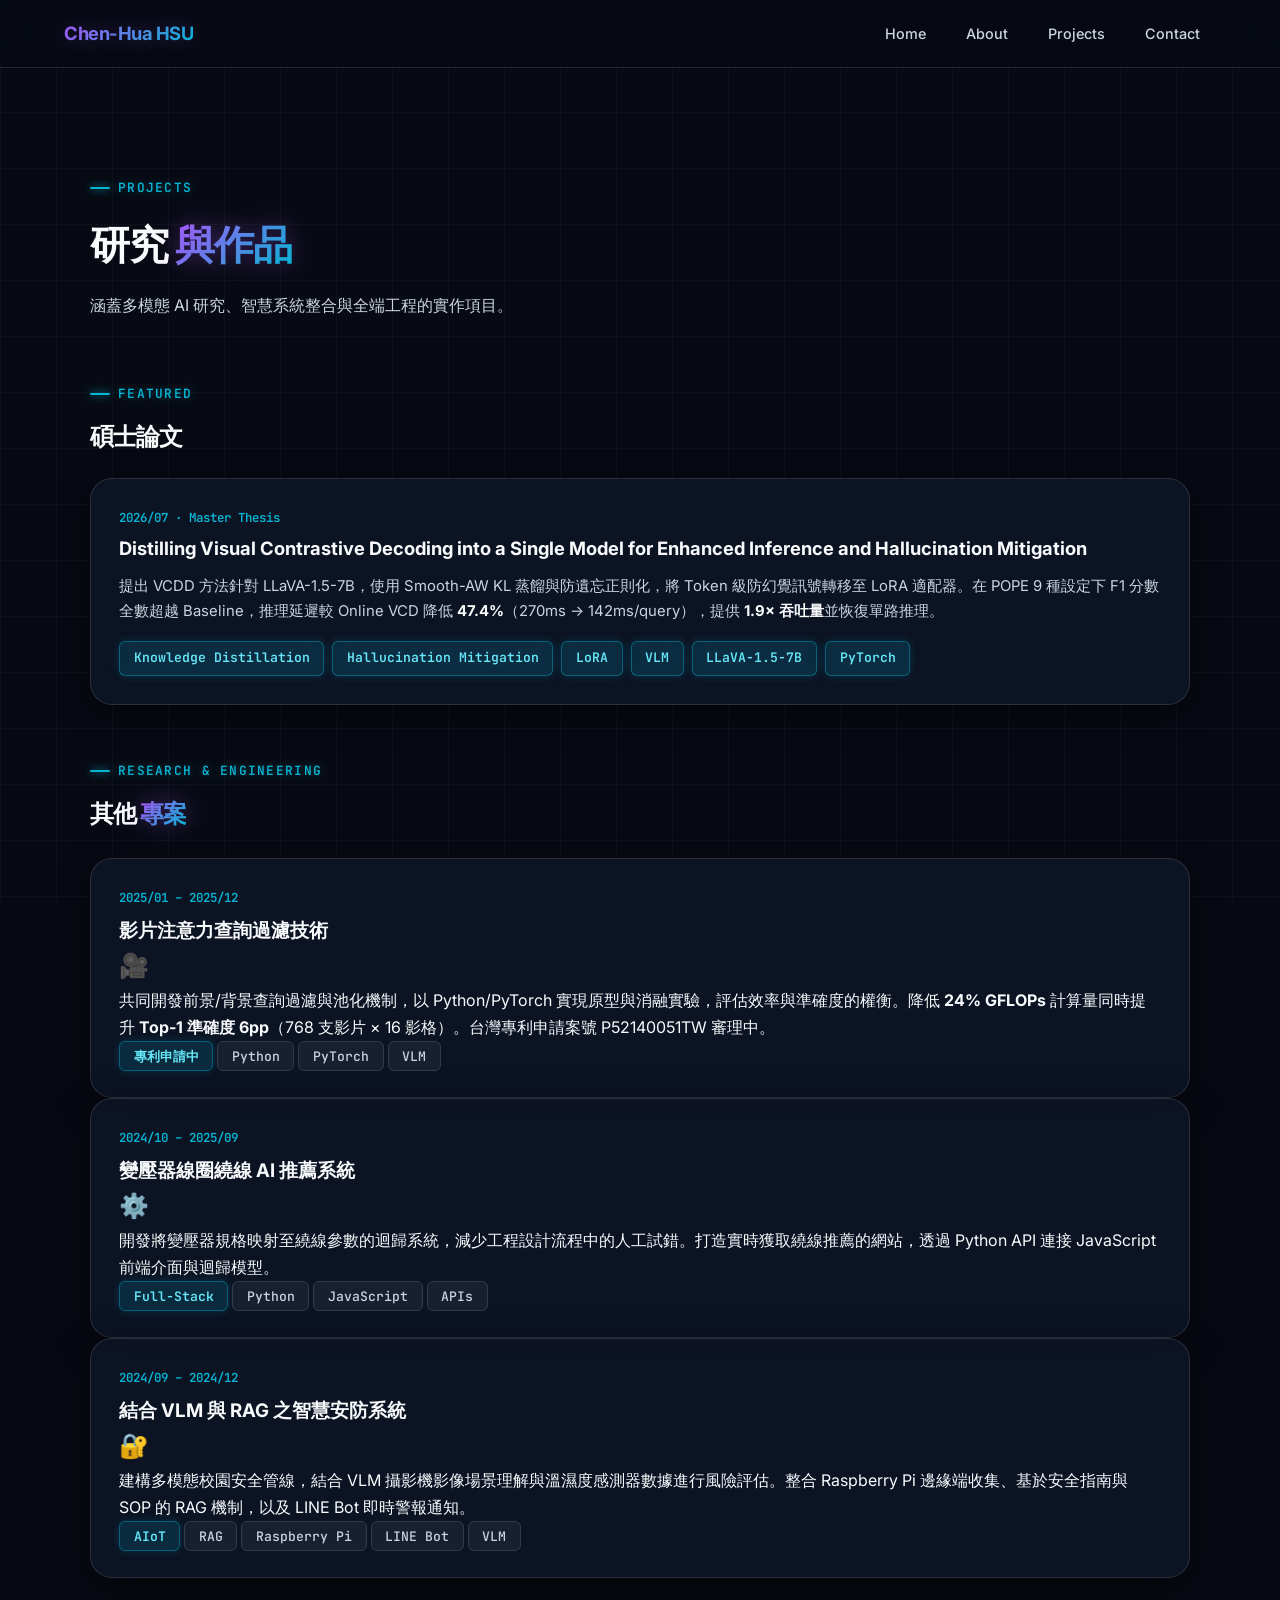
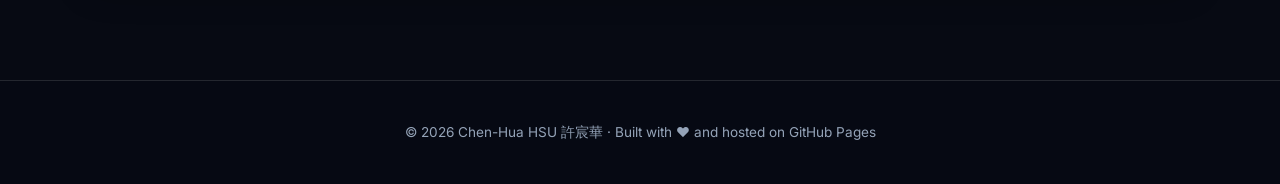
<file: projects.html>
<!DOCTYPE html>
<html lang="zh-TW">
<head>
  <meta charset="UTF-8" />
  <meta name="viewport" content="width=device-width, initial-scale=1.0" />
  <title>Projects | 許宸華 Chen-Hua HSU</title>
  <meta name="description" content="許宸華 Chen-Hua HSU 的研究與專案作品集 — VLM、AIoT、Full-Stack。" />
  <link rel="stylesheet" href="css/style.css" />
</head>
<body>

<nav id="main-nav" role="navigation" aria-label="主導覽">
  <a href="index.html" class="nav-logo">Chen-Hua HSU</a>
  <ul class="nav-links" id="nav-links">
    <li><a href="index.html">Home</a></li>
    <li><a href="about.html">About</a></li>
    <li><a href="projects.html">Projects</a></li>
    <li><a href="contact.html">Contact</a></li>
  </ul>
  <button class="nav-toggle" id="nav-toggle" aria-label="Toggle menu" aria-expanded="false">
    <span></span><span></span><span></span>
  </button>
</nav>

<main>
  <section class="section" aria-label="作品集">
    <div class="section-header reveal">
      <div class="section-label">Projects</div>
      <h1 class="section-title">研究 <span>與作品</span></h1>
      <p class="section-desc">涵蓋多模態 AI 研究、智慧系統整合與全端工程的實作項目。</p>
    </div>

    <!-- THESIS PROJECT AS FEATURED -->
    <div class="section-header reveal" style="margin-top: 2rem; margin-bottom: 1.25rem;">
      <div class="section-label">Featured</div>
      <h2 class="section-title" style="font-size: 1.5rem;">碩士論文</h2>
    </div>

    <div class="card reveal" style="margin-bottom: 3rem;">
      <div class="timeline-date" style="margin-bottom: 0.5rem;">2026/07 · Master Thesis</div>
      <h3 style="font-size: 1.15rem; font-weight: 700; line-height: 1.4; margin-bottom: 0.75rem;">
        Distilling Visual Contrastive Decoding into a Single Model for Enhanced Inference and Hallucination Mitigation
      </h3>
      <p style="color: var(--text-secondary); font-size: 0.93rem; line-height: 1.7; margin-bottom: 1rem;">
        提出 VCDD 方法針對 LLaVA-1.5-7B，使用 Smooth-AW KL 蒸餾與防遺忘正則化，將 Token 級防幻覺訊號轉移至 LoRA 適配器。在 POPE 9 種設定下 F1 分數全數超越 Baseline，推理延遲較 Online VCD 降低 <strong style="color: var(--text-primary);">47.4%</strong>（270ms → 142ms/query），提供 <strong style="color: var(--text-primary);">1.9× 吞吐量</strong>並恢復單路推理。
      </p>
      <div class="skill-tags">
        <span class="tag tag-accent">Knowledge Distillation</span>
        <span class="tag tag-accent">Hallucination Mitigation</span>
        <span class="tag tag-accent">LoRA</span>
        <span class="tag tag-accent">VLM</span>
        <span class="tag tag-accent">LLaVA-1.5-7B</span>
        <span class="tag tag-accent">PyTorch</span>
      </div>
    </div>

    <!-- PROJECTS GRID -->
    <div class="section-header reveal" style="margin-bottom: 1.5rem;">
      <div class="section-label">Research & Engineering</div>
      <h2 class="section-title" style="font-size: 1.5rem;">其他 <span>專案</span></h2>
    </div>

    <div class="projects-grid">

      <!-- Project 1 -->
      <div class="card project-card reveal">
        <div class="card-top">
          <div>
            <div class="timeline-date" style="margin-bottom: 0.4rem;">2025/01 – 2025/12</div>
            <h3>影片注意力查詢過濾技術</h3>
          </div>
          <span style="font-size: 1.5rem;" aria-hidden="true">🎥</span>
        </div>
        <p>
          共同開發前景/背景查詢過濾與池化機制，以 Python/PyTorch 實現原型與消融實驗，評估效率與準確度的權衡。降低 <strong style="color: var(--text-primary);">24% GFLOPs</strong> 計算量同時提升 <strong style="color: var(--text-primary);">Top-1 準確度 6pp</strong>（768 支影片 × 16 影格）。台灣專利申請案號 P52140051TW 審理中。
        </p>
        <div class="card-footer">
          <span class="tag tag-accent">專利申請中</span>
          <span class="tag">Python</span>
          <span class="tag">PyTorch</span>
          <span class="tag">VLM</span>
        </div>
      </div>

      <!-- Project 2 -->
      <div class="card project-card reveal">
        <div class="card-top">
          <div>
            <div class="timeline-date" style="margin-bottom: 0.4rem;">2024/10 – 2025/09</div>
            <h3>變壓器線圈繞線 AI 推薦系統</h3>
          </div>
          <span style="font-size: 1.5rem;" aria-hidden="true">⚙️</span>
        </div>
        <p>
          開發將變壓器規格映射至繞線參數的迴歸系統，減少工程設計流程中的人工試錯。打造實時獲取繞線推薦的網站，透過 Python API 連接 JavaScript 前端介面與迴歸模型。
        </p>
        <div class="card-footer">
          <span class="tag tag-accent">Full-Stack</span>
          <span class="tag">Python</span>
          <span class="tag">JavaScript</span>
          <span class="tag">APIs</span>
        </div>
      </div>

      <!-- Project 3 -->
      <div class="card project-card reveal">
        <div class="card-top">
          <div>
            <div class="timeline-date" style="margin-bottom: 0.4rem;">2024/09 – 2024/12</div>
            <h3>結合 VLM 與 RAG 之智慧安防系統</h3>
          </div>
          <span style="font-size: 1.5rem;" aria-hidden="true">🔐</span>
        </div>
        <p>
          建構多模態校園安全管線，結合 VLM 攝影機影像場景理解與溫濕度感測器數據進行風險評估。整合 Raspberry Pi 邊緣端收集、基於安全指南與 SOP 的 RAG 機制，以及 LINE Bot 即時警報通知。
        </p>
        <div class="card-footer">
          <span class="tag tag-accent">AIoT</span>
          <span class="tag">RAG</span>
          <span class="tag">Raspberry Pi</span>
          <span class="tag">LINE Bot</span>
          <span class="tag">VLM</span>
        </div>
      </div>

    </div>
  </section>
</main>

<footer>
  <p>© 2026 Chen-Hua HSU 許宸華 · Built with ❤️ and hosted on GitHub Pages</p>
</footer>

<script src="js/main.js"></script>
</body>
</html>
</file>
<file: css/style.css>
/* ===================================================
   CYBER-COSMIC DESIGN SYSTEM — AI/ML ENGINEER PORTFOLIO
   =================================================== */
@import url('https://fonts.googleapis.com/css2?family=Inter:wght@300;400;500;600;700;800&family=JetBrains+Mono:wght@400;500;700&display=swap');

:root {
  /* Deep Space Palette */
  --bg-primary:    #070a13;
  --bg-secondary:  #0c1222;
  --bg-card:       rgba(15, 23, 42, 0.75);
  --bg-card-hover: rgba(24, 34, 62, 0.88);
  --bg-card-solid: #0d1527;

  /* Vibrant Cosmic Neon Spectrum */
  --neon-purple:   #a855f7;
  --neon-cyan:     #06b6d4;
  --neon-gold:     #f59e0b;
  --neon-green:    #10b981;
  --neon-pink:     #f43f5e;
  --neon-blue:     #3b82f6;

  --accent:        #a855f7;
  --accent-2:      #06b6d4;
  --accent-glow:   rgba(168, 85, 247, 0.38);
  --cyan-glow:     rgba(6, 182, 212, 0.38);
  --gold-glow:     rgba(245, 158, 11, 0.38);

  /* High-Contrast Typography */
  --text-primary:  #f8fafc;
  --text-secondary:#cbd5e1;
  --text-muted:    #94a3b8;

  /* Translucent Glass Borders */
  --border:        rgba(255, 255, 255, 0.12);
  --border-hover:  rgba(168, 85, 247, 0.65);
  --border-cyan:   rgba(6, 182, 212, 0.55);

  /* Gradients */
  --gradient-main: linear-gradient(135deg, #a855f7 0%, #06b6d4 100%);
  --gradient-cyan: linear-gradient(135deg, #06b6d4 0%, #10b981 100%);
  --gradient-gold: linear-gradient(135deg, #f59e0b 0%, #f43f5e 100%);
  --gradient-card: linear-gradient(135deg, rgba(168, 85, 247, 0.1) 0%, rgba(6, 182, 212, 0.05) 100%);

  /* Shadows */
  --shadow:        0 8px 32px rgba(0, 0, 0, 0.5);
  --shadow-lg:     0 18px 50px rgba(0, 0, 0, 0.7);
  --shadow-glow:   0 0 28px rgba(168, 85, 247, 0.28);

  --radius:        14px;
  --radius-lg:     22px;
  --mono:          'JetBrains Mono', monospace;
  --font:          'Inter', sans-serif;
  --nav-h:         68px;

  /* Unified Motion Tokens */
  --ease-out:      cubic-bezier(0.16, 1, 0.3, 1);
  --ease-in-out:   cubic-bezier(0.65, 0, 0.35, 1);
  --dur-fast:      0.18s;
  --dur-normal:    0.28s;
  --dur-smooth:    0.6s;
  --transition:    all var(--dur-normal) var(--ease-out);

  /* Atmospheric Section Tints */
  --bg-home:       transparent;
  --bg-about:      rgba(11, 16, 32, 0.45);
  --bg-projects:   rgba(9, 14, 28, 0.65);
  --bg-contact:    rgba(14, 18, 38, 0.75);
}

*,*::before,*::after { box-sizing: border-box; margin: 0; padding: 0; }
html { scroll-behavior: smooth; background: var(--bg-primary); }

body {
  font-family: var(--font);
  background: var(--bg-primary);
  color: var(--text-primary);
  line-height: 1.7;
  overflow-x: hidden;
  -webkit-font-smoothing: antialiased;
  position: relative;
}

/* Background Cyber Grid */
body::before {
  content: '';
  position: fixed; inset: 0;
  background-image:
    linear-gradient(rgba(255, 255, 255, 0.03) 1px, transparent 1px),
    linear-gradient(90deg, rgba(255, 255, 255, 0.03) 1px, transparent 1px);
  background-size: 56px 56px;
  pointer-events: none; z-index: 1;
}

/* ===== COSMIC CANVAS & NEBULA BLOBS ===== */
.cosmic-canvas-wrap {
  position: fixed;
  inset: 0;
  z-index: 0;
  pointer-events: none;
  overflow: hidden;
}
#starfieldCanvas {
  position: absolute;
  inset: 0;
  width: 100%;
  height: 100%;
}
.nebula-glow {
  position: absolute;
  border-radius: 50%;
  filter: blur(120px);
  opacity: 0.35;
  pointer-events: none;
  will-change: transform;
  animation: nebulaFloat 20s ease-in-out infinite alternate;
}
.blob-purple {
  width: 620px; height: 620px;
  background: radial-gradient(circle, rgba(168, 85, 247, 0.75) 0%, transparent 70%);
  top: -120px; left: -100px;
  animation-duration: 22s;
}
.blob-cyan {
  width: 540px; height: 540px;
  background: radial-gradient(circle, rgba(6, 182, 212, 0.7) 0%, transparent 70%);
  bottom: 12%; right: -120px;
  animation-duration: 26s;
  animation-delay: -6s;
}
.blob-pink {
  width: 480px; height: 480px;
  background: radial-gradient(circle, rgba(244, 63, 94, 0.6) 0%, transparent 70%);
  top: 42%; left: 40%;
  animation-duration: 28s;
  animation-delay: -12s;
}
.blob-amber {
  width: 420px; height: 420px;
  background: radial-gradient(circle, rgba(245, 158, 11, 0.55) 0%, transparent 70%);
  top: 75%; left: 12%;
  animation-duration: 24s;
  animation-delay: -18s;
}
@keyframes nebulaFloat {
  0% { transform: translate(0, 0) scale(1); }
  50% { transform: translate(45px, -35px) scale(1.12); }
  100% { transform: translate(-35px, 45px) scale(0.94); }
}

/* Stardust cursor canvas overlay */
#cursorCanvas {
  position: fixed;
  inset: 0;
  pointer-events: none;
  z-index: 999999;
}

/* ===== NAVIGATION ===== */
#main-nav {
  position: fixed; top: 0; left: 0; right: 0;
  height: var(--nav-h);
  background: rgba(7, 10, 19, 0.85);
  backdrop-filter: blur(24px);
  -webkit-backdrop-filter: blur(24px);
  border-bottom: 1px solid var(--border);
  display: flex; align-items: center; justify-content: space-between;
  padding: 0 clamp(1.5rem, 5vw, 4rem);
  z-index: 1000;
  transition: background var(--transition), box-shadow var(--transition);
}
.scroll-progress-bar {
  position: absolute;
  bottom: 0;
  left: 0;
  height: 2.5px;
  width: 0%;
  background: var(--gradient-main);
  box-shadow: 0 0 10px var(--neon-cyan);
  z-index: 1001;
  pointer-events: none;
  transition: width 0.08s ease-out;
  border-radius: 0 2px 2px 0;
}
.nav-logo {
  font-size: 1.15rem; font-weight: 700;
  background: var(--gradient-main);
  -webkit-background-clip: text; -webkit-text-fill-color: transparent; background-clip: text;
  letter-spacing: -.5px; text-decoration: none;
  filter: drop-shadow(0 0 10px rgba(168, 85, 247, 0.3));
}
.nav-links { display: flex; gap: .5rem; list-style: none; align-items: center; }
.nav-links a {
  text-decoration: none; color: var(--text-secondary);
  font-size: .9rem; font-weight: 500;
  padding: .45rem 1rem; border-radius: 8px;
  transition: color var(--transition), background var(--transition);
  position: relative;
}
.nav-links a:hover, .nav-links a.active {
  color: #ffffff;
  background: rgba(168, 85, 247, 0.15);
  text-shadow: 0 0 10px rgba(168, 85, 247, 0.6);
}
.nav-links a.active::after {
  content: ''; position: absolute;
  bottom: 2px; left: 50%; transform: translateX(-50%);
  width: 18px; height: 3px; border-radius: 2px;
  background: var(--gradient-main);
  box-shadow: 0 0 10px var(--neon-cyan), 0 0 4px #fff;
  animation: navGlow 2s ease-in-out infinite alternate;
}
@keyframes navGlow {
  from { box-shadow: 0 0 6px var(--neon-cyan); opacity: 0.85; }
  to { box-shadow: 0 0 14px var(--neon-cyan), 0 0 6px var(--neon-purple); opacity: 1; }
}
.nav-controls {
  display: flex;
  align-items: center;
  gap: 1.25rem;
}

/* ===== LANGUAGE SWITCH PILL ===== */
.lang-switch-pill {
  display: inline-flex;
  align-items: center;
  gap: .35rem;
  padding: .32rem .75rem;
  background: rgba(15, 23, 42, 0.75);
  border: 1px solid var(--border);
  border-radius: 100px;
  backdrop-filter: blur(10px);
  -webkit-backdrop-filter: blur(10px);
  transition: all var(--transition);
  font-family: var(--mono);
  font-size: .8rem;
  line-height: 1;
  box-shadow: 0 2px 8px rgba(0, 0, 0, 0.3);
}
.lang-switch-pill:hover {
  border-color: var(--neon-cyan);
  background: rgba(15, 23, 42, 0.9);
  box-shadow: 0 0 16px rgba(6, 182, 212, 0.35);
  transform: translateY(-1px);
}
.lang-globe-icon {
  font-size: .85rem;
  line-height: 1;
  opacity: .9;
}
.lang-pill-opt {
  color: var(--text-muted);
  text-decoration: none;
  font-weight: 600;
  padding: .15rem .35rem;
  border-radius: 4px;
  transition: color var(--transition), text-shadow var(--transition);
}
.lang-pill-opt:hover {
  color: #ffffff;
  text-shadow: 0 0 8px rgba(6, 182, 212, 0.6);
}
.lang-pill-opt.active {
  color: var(--neon-cyan);
  font-weight: 700;
  text-shadow: 0 0 12px rgba(6, 182, 212, 0.7);
  pointer-events: none;
}
.lang-pill-divider {
  color: rgba(255, 255, 255, 0.2);
  font-size: .75rem;
  user-select: none;
}

.nav-toggle { display: none; flex-direction: column; gap: 5px; cursor: pointer; padding: 4px; background: none; border: none; }
.nav-toggle span { display: block; width: 22px; height: 2px; background: var(--text-primary); border-radius: 2px; transition: var(--transition); }
.nav-toggle.open span:nth-child(1) { transform: translateY(7px) rotate(45deg); background: var(--neon-cyan); }
.nav-toggle.open span:nth-child(2) { opacity: 0; }
.nav-toggle.open span:nth-child(3) { transform: translateY(-7px) rotate(-45deg); background: var(--neon-purple); }

/* ===== LAYOUT & SECTION BACKGROUNDS ===== */
main { padding-top: var(--nav-h); position: relative; z-index: 2; }

.section {
  padding: clamp(4rem, 8vw, 7rem) clamp(1.5rem, calc((100% - 1100px) / 2 + 2rem), 5vw);
  width: 100%; max-width: 100%; margin: 0 auto;
  box-sizing: border-box;
  position: relative;
}

.section > * {
  max-width: 1100px;
  margin-left: auto;
  margin-right: auto;
}

#home.hero {
  background: var(--bg-home);
  width: 100%; max-width: 100%;
  padding-left: clamp(1.5rem, calc((100% - 1100px) / 2 + 2rem), 5vw);
  padding-right: clamp(1.5rem, calc((100% - 1100px) / 2 + 2rem), 5vw);
  justify-content: center;
}
#about.section {
  background: var(--bg-about);
}
#projects.section {
  background: var(--bg-projects);
}
#contact.section {
  background: var(--bg-contact);
}

/* Section Transitions (中間銜接) */
main > .section-divider {
  width: 100%;
  max-width: 100%;
  height: 80px;
  margin: 0;
  position: relative;
  display: block;
}
main > .section-divider:nth-of-type(1) {
  background: linear-gradient(to bottom, transparent 0%, var(--bg-about) 100%);
}
main > .section-divider:nth-of-type(2) {
  background: linear-gradient(to bottom, var(--bg-about) 0%, var(--bg-projects) 100%);
}
main > .section-divider:nth-of-type(3) {
  background: linear-gradient(to bottom, var(--bg-projects) 0%, var(--bg-contact) 100%);
}
main > .section-divider::after {
  content: '';
  position: absolute;
  top: 50%; left: 50%;
  transform: translate(-50%, -50%);
  width: min(1100px, 85%);
  height: 1px;
  background: linear-gradient(90deg, transparent, rgba(168, 85, 247, 0.45), rgba(6, 182, 212, 0.45), transparent);
}

.section-divider {
  max-width: 1100px; margin: 0 auto;
  height: 1px; background: linear-gradient(90deg, transparent, rgba(255, 255, 255, 0.15), transparent);
}

/* ===== HERO ===== */
.hero {
  min-height: calc(100vh - var(--nav-h));
  display: flex; align-items: center;
  padding: clamp(3rem, 8vw, 6rem) clamp(1.5rem, 5vw, 4rem);
  max-width: 1100px; margin: 0 auto;
  gap: 3.5rem; position: relative;
}
.hero-text { flex: 1; max-width: 580px; z-index: 2; }
.hero-badge {
  display: inline-flex; align-items: center; gap: .5rem;
  background: rgba(168, 85, 247, 0.12);
  border: 1px solid rgba(168, 85, 247, 0.35);
  color: #e9d5ff; font-size: .82rem; font-weight: 600;
  padding: .4rem 1.1rem; border-radius: 100px; margin-bottom: 1.5rem;
  box-shadow: 0 0 16px rgba(168, 85, 247, 0.22);
  backdrop-filter: blur(8px);
}
.hero h1 {
  font-size: clamp(2.5rem, 6vw, 4rem);
  font-weight: 800; line-height: 1.1; letter-spacing: -1.5px;
  margin-bottom: .5rem; color: var(--text-primary);
}
.name-accent {
  background: var(--gradient-main);
  -webkit-background-clip: text; -webkit-text-fill-color: transparent; background-clip: text;
  filter: drop-shadow(0 0 15px rgba(168, 85, 247, 0.4));
}
.hero-subtitle {
  font-size: clamp(1.1rem, 2.5vw, 1.4rem);
  color: var(--neon-cyan);
  margin-bottom: 1.5rem;
  font-weight: 600;
  text-shadow: 0 0 12px rgba(6, 182, 212, 0.35);
}
.hero-desc { color: var(--text-secondary); font-size: 1rem; max-width: 520px; margin-bottom: 2.5rem; }
.hero-cta { display: flex; gap: 1rem; flex-wrap: wrap; align-items: center; }
.hero-social { display: flex; gap: .75rem; margin-top: 2rem; flex-wrap: wrap; }
.social-link {
  display: inline-flex; align-items: center; gap: .4rem;
  color: var(--text-secondary); text-decoration: none;
  font-size: .85rem; font-weight: 500;
  padding: .45rem .95rem; border-radius: 8px;
  background: rgba(15, 23, 42, 0.75);
  border: 1px solid var(--border); transition: all var(--transition);
  box-shadow: 0 2px 8px rgba(0, 0, 0, 0.4);
  backdrop-filter: blur(8px);
}
.social-link:hover {
  color: #fff;
  border-color: var(--neon-cyan);
  background: rgba(6, 182, 212, 0.15);
  box-shadow: 0 0 16px rgba(6, 182, 212, 0.35);
  transform: translateY(-2px);
}
.social-link:active { transform: translateY(0) scale(0.97); }
.social-link svg { width: 16px; height: 16px; }

/* Hero Visual with Cosmic Orbital Rings */
.hero-visual {
  flex: 0 0 auto;
  display: flex; align-items: center; justify-content: center;
  position: relative; z-index: 2;
}
.avatar-cosmic-wrap {
  position: relative;
  display: flex;
  align-items: center;
  justify-content: center;
}
.orbit-ring {
  position: absolute;
  border-radius: 50%;
  pointer-events: none;
}
.orbit-ring-1 {
  width: calc(100% + 56px);
  height: calc(100% + 56px);
  border: 1.5px dashed rgba(6, 182, 212, 0.55);
  box-shadow: 0 0 20px rgba(6, 182, 212, 0.3);
  animation: orbitSpin 16s linear infinite;
}
.orbit-ring-2 {
  width: calc(100% + 100px);
  height: calc(100% + 100px);
  border: 1.5px dotted rgba(168, 85, 247, 0.5);
  box-shadow: 0 0 22px rgba(168, 85, 247, 0.3);
  animation: orbitSpinReverse 24s linear infinite;
}
@keyframes orbitSpin {
  from { transform: rotateX(68deg) rotateY(15deg) rotateZ(0deg); }
  to { transform: rotateX(68deg) rotateY(15deg) rotateZ(360deg); }
}
@keyframes orbitSpinReverse {
  from { transform: rotateX(62deg) rotateY(-25deg) rotateZ(360deg); }
  to { transform: rotateX(62deg) rotateY(-25deg) rotateZ(0deg); }
}

.avatar-ring {
  width: clamp(240px, 30vw, 380px); height: clamp(240px, 30vw, 380px);
  border-radius: 50%; background: var(--gradient-main); padding: 4px;
  box-shadow: 0 0 36px var(--accent-glow), 0 0 60px rgba(6, 182, 212, 0.22);
  animation: float 6s ease-in-out infinite;
  position: relative; z-index: 1;
}
@keyframes float {
  0%,100% { transform: translateY(0); }
  50% { transform: translateY(-12px); }
}
.avatar-inner {
  width: 100%; height: 100%; border-radius: 50%;
  background: #0b1120;
  display: flex; align-items: center; justify-content: center;
  overflow: hidden;
}
.avatar-emoji { font-size: clamp(3rem, 6vw, 5rem); }
.avatar-photo { width: 100%; height: 100%; object-fit: cover; border-radius: 50%; }

/* ===== BUTTONS ===== */
.btn {
  display: inline-flex; align-items: center; gap: .5rem;
  padding: .75rem 1.75rem; border-radius: 12px;
  font-size: .95rem; font-weight: 600;
  text-decoration: none; transition: all var(--transition);
  cursor: pointer; border: none;
}
.btn:active { transform: translateY(1px) scale(0.98); }
.btn-primary {
  background: var(--gradient-main); color: #fff;
  box-shadow: 0 0 25px rgba(168, 85, 247, 0.45);
}
.btn-primary:hover {
  transform: translateY(-2px);
  box-shadow: 0 0 35px rgba(6, 182, 212, 0.65);
}
.btn-outline {
  background: rgba(15, 23, 42, 0.7);
  color: var(--text-primary);
  border: 1px solid rgba(255, 255, 255, 0.2);
  box-shadow: 0 2px 10px rgba(0, 0, 0, 0.4);
  backdrop-filter: blur(8px);
}
.btn-outline:hover {
  background: rgba(168, 85, 247, 0.16);
  border-color: var(--neon-purple);
  color: #fff;
  box-shadow: 0 0 22px rgba(168, 85, 247, 0.4);
  transform: translateY(-2px);
}

/* ===== SECTION HEADER ===== */
.section-header { margin-bottom: 3.5rem; }
.section-label {
  display: inline-flex; align-items: center; gap: .5rem;
  font-family: var(--mono); font-size: .8rem; color: var(--neon-cyan);
  font-weight: 600; letter-spacing: .1em; text-transform: uppercase; margin-bottom: .75rem;
  text-shadow: 0 0 10px rgba(6, 182, 212, 0.4);
}
.section-label::before {
  content: ''; display: block; width: 20px; height: 2px;
  background: var(--neon-cyan); border-radius: 1px;
  box-shadow: 0 0 8px var(--neon-cyan);
}
.section-title {
  font-size: clamp(1.8rem, 4vw, 2.5rem); font-weight: 800; letter-spacing: -1px;
  color: var(--text-primary);
}
.section-title span {
  background: var(--gradient-main);
  -webkit-background-clip: text; -webkit-text-fill-color: transparent; background-clip: text;
  filter: drop-shadow(0 0 12px rgba(168, 85, 247, 0.4));
}
.section-desc {
  margin-top: .75rem; color: var(--text-secondary);
  font-size: 1rem; max-width: 820px; line-height: 1.8;
}

.subsection-label {
  font-family: var(--mono); font-size: .78rem; color: var(--neon-cyan);
  font-weight: 600; letter-spacing: .1em; text-transform: uppercase;
  margin-bottom: 1.25rem; margin-top: 2.75rem;
  display: flex; align-items: center; gap: .5rem;
}
.subsection-label::after {
  content: ''; flex: 1; height: 1px;
  background: linear-gradient(90deg, rgba(6, 182, 212, 0.3), transparent);
}

/* ===== CARDS (Glassmorphism & Crisp Readability) ===== */
.card {
  background: var(--bg-card);
  border: 1px solid var(--border);
  border-radius: var(--radius-lg);
  padding: 1.75rem;
  transition: transform var(--transition), box-shadow var(--transition), border-color var(--transition);
  position: relative; overflow: hidden;
  backdrop-filter: blur(16px);
  -webkit-backdrop-filter: blur(16px);
  box-shadow: var(--shadow);
}
.card::before {
  content: ''; position: absolute; inset: 0;
  background: var(--gradient-card);
  opacity: 0; transition: opacity var(--transition);
  pointer-events: none;
}
.card:hover {
  border-color: var(--border-hover);
  box-shadow: 0 14px 40px rgba(0, 0, 0, 0.6), 0 0 26px rgba(168, 85, 247, 0.24);
  transform: translateY(-4px);
}
.card:hover::before { opacity: 1; }

/* 3D tilt enablement for non-project cards (About, Skills, Contact) */
#about .card,
#contact .card,
.skills-grid .card,
.edu-float {
  transform-style: preserve-3d;
}

/* Keep Research & Project cards flat for maximum reading stability */
.project-block,
#projects .card,
#projects .stat-card {
  transform-style: flat;
}

.card-inner-title {
  font-size: .85rem; font-weight: 700; text-transform: uppercase; letter-spacing: .06em;
  color: var(--neon-cyan); margin-bottom: 1rem; font-family: var(--mono);
  display: flex; align-items: center; gap: .45rem;
}
.card-inner-title::before {
  content: '✦'; font-size: .75rem; color: var(--neon-purple);
}

/* ===== SKILLS ===== */
.skills-grid {
  display: grid;
  grid-template-columns: repeat(auto-fill, minmax(280px, 1fr));
  gap: 1.25rem;
}
.skill-category h4 {
  font-size: .8rem; font-weight: 600; text-transform: uppercase; letter-spacing: .08em;
  color: var(--neon-cyan); margin-bottom: 1rem; font-family: var(--mono);
}
.skill-tags { display: flex; flex-wrap: wrap; gap: .5rem; }
.tag {
  background: rgba(255, 255, 255, 0.05);
  border: 1px solid rgba(255, 255, 255, 0.12);
  color: var(--text-secondary); font-size: .82rem; font-weight: 500;
  padding: .35rem .85rem; border-radius: 6px;
  transition: all var(--transition); font-family: var(--mono);
  backdrop-filter: blur(6px);
}
.tag:hover {
  background: rgba(168, 85, 247, 0.18);
  color: #fff;
  border-color: var(--neon-purple);
  box-shadow: 0 0 12px rgba(168, 85, 247, 0.35);
  transform: translateY(-1px);
}
.tag-accent {
  background: rgba(6, 182, 212, 0.15);
  border: 1px solid rgba(6, 182, 212, 0.4);
  color: #67e8f9; font-weight: 600;
  box-shadow: 0 0 10px rgba(6, 182, 212, 0.2);
}

/* ===== TIMELINE ===== */
.timeline { position: relative; padding-left: 1.75rem; }
.timeline::before {
  content: ''; position: absolute; left: 0; top: 8px; bottom: 0;
  width: 2px;
  background: linear-gradient(to bottom, var(--neon-purple), var(--neon-cyan), rgba(255, 255, 255, 0.1));
}
.timeline-item { position: relative; margin-bottom: 2.5rem; }
.timeline-item::before {
  content: ''; position: absolute; left: -2.17rem; top: 8px;
  width: 10px; height: 10px; border-radius: 50%;
  background: var(--neon-cyan); border: 2px solid #070a13;
  box-shadow: 0 0 12px var(--neon-cyan);
  transition: transform var(--transition), box-shadow var(--transition);
}
.timeline-item:hover::before {
  transform: scale(1.35);
  box-shadow: 0 0 18px var(--neon-cyan), 0 0 6px #fff;
}
.timeline-date {
  font-family: var(--mono); font-size: .78rem; color: var(--neon-cyan);
  font-weight: 600; margin-bottom: .25rem;
}
.timeline-title { font-size: 1.1rem; font-weight: 700; margin-bottom: .2rem; color: var(--text-primary); }
.timeline-sub { font-size: .9rem; color: var(--text-muted); font-weight: 500; margin-bottom: .75rem; }

/* ===== STATS ===== */
.stats-row { display: flex; gap: 1.5rem; flex-wrap: wrap; }
.stat-card {
  flex: 1 1 160px;
  background: var(--bg-card);
  border: 1px solid var(--border);
  border-radius: var(--radius);
  padding: 1.25rem 1.5rem;
  text-align: center;
  transition: transform var(--transition), box-shadow var(--transition), border-color var(--transition);
  box-shadow: var(--shadow);
  backdrop-filter: blur(16px);
  -webkit-backdrop-filter: blur(16px);
}
.stat-card:hover {
  border-color: var(--neon-cyan);
  transform: translateY(-4px);
  box-shadow: 0 12px 30px rgba(0, 0, 0, 0.6), 0 0 25px rgba(6, 182, 212, 0.35);
}
.stat-number {
  font-size: clamp(1.35rem, 2.2vw, 2.1rem); font-weight: 800;
  background: var(--gradient-main);
  -webkit-background-clip: text; -webkit-text-fill-color: transparent; background-clip: text;
  line-height: 1.15;
  filter: drop-shadow(0 0 12px rgba(168, 85, 247, 0.45));
  word-break: keep-all;
}
.stat-label { font-size: .78rem; color: var(--text-muted); margin-top: .3rem; font-weight: 500; line-height: 1.4; }
.stat-label small { font-size: .7rem; }

/* ===== PROJECT TABS ===== */
.project-tabs {
  position: relative;
  display: flex; gap: .5rem; flex-wrap: wrap;
  margin-bottom: 3rem; padding: .5rem;
  background: rgba(15, 23, 42, 0.8);
  border: 1px solid var(--border);
  border-radius: var(--radius); width: fit-content;
  box-shadow: var(--shadow);
  backdrop-filter: blur(16px);
}
.proj-tab {
  text-decoration: none; color: var(--text-secondary);
  font-size: .85rem; font-weight: 500;
  padding: .5rem 1.1rem; border-radius: 8px;
  transition: all var(--transition); white-space: nowrap;
}
.proj-tab:hover {
  color: #fff; background: rgba(168, 85, 247, 0.18);
  text-shadow: 0 0 8px rgba(168, 85, 247, 0.5);
}
.proj-tab:active { transform: scale(0.97); }

/* ===== PROJECT BLOCK ===== */
.project-block {
  position: relative;
  border: 1px solid var(--border); border-radius: var(--radius-lg);
  overflow: hidden; margin-bottom: 3.5rem;
  background: rgba(13, 20, 36, 0.85);
  box-shadow: var(--shadow-lg);
  backdrop-filter: blur(20px);
  -webkit-backdrop-filter: blur(20px);
  transition: transform var(--transition), box-shadow var(--transition), border-color var(--transition);
}
.project-block:hover {
  border-color: rgba(168, 85, 247, 0.55);
  box-shadow: 0 18px 45px rgba(0, 0, 0, 0.65), 0 0 30px rgba(168, 85, 247, 0.22);
  transform: translateY(-3px);
}
/* Cosmic Laser Scanner Sweep on Entry */
.project-block::after {
  content: '';
  position: absolute;
  top: 0; left: 0; width: 100%; height: 2px;
  background: linear-gradient(90deg, transparent 0%, var(--neon-cyan) 30%, var(--neon-purple) 70%, transparent 100%);
  opacity: 0;
  transform: scaleX(0);
  transform-origin: left;
  transition: transform 0.85s var(--ease-out), opacity 0.85s ease;
  pointer-events: none;
}
.project-block.visible::after {
  opacity: 1;
  transform: scaleX(1);
}
.project-header {
  padding: 2rem 2rem 1.5rem;
  border-bottom: 1px solid var(--border);
  background: linear-gradient(135deg, rgba(168, 85, 247, 0.12), rgba(6, 182, 212, 0.06));
}
.project-meta { display: flex; align-items: center; gap: 1rem; margin-bottom: .75rem; flex-wrap: wrap; }
.project-badge {
  display: inline-flex; align-items: center;
  background: rgba(168, 85, 247, 0.15); border: 1px solid rgba(168, 85, 247, 0.35);
  color: #e9d5ff; font-size: .78rem; font-weight: 700;
  padding: .3rem .85rem; border-radius: 100px;
  letter-spacing: .04em;
  box-shadow: 0 0 10px rgba(168, 85, 247, 0.2);
}
.project-date { font-family: var(--mono); font-size: .78rem; color: var(--text-muted); }
.project-title {
  font-size: clamp(1.1rem, 2.5vw, 1.45rem);
  font-weight: 800; line-height: 1.3; color: var(--text-primary);
}
.project-subtitle { font-size: .9rem; color: var(--neon-cyan); margin-top: .3rem; }

/* project subsections */
.proj-subsection {
  padding: 1.75rem 2rem; border-bottom: 1px solid var(--border);
  opacity: 1;
  display: block;
}
.proj-subsection:last-child { border-bottom: none; }
.proj-sub-label {
  font-family: var(--mono); font-size: .75rem; color: var(--neon-cyan);
  font-weight: 600; letter-spacing: .1em; text-transform: uppercase;
  margin-bottom: 1.25rem;
  text-shadow: 0 0 8px rgba(6, 182, 212, 0.35);
}
.proj-sub-content > p { color: var(--text-secondary); font-size: .95rem; }
.proj-sub-content.card { padding: 1.5rem; }
.proj-sub-content.card p { color: var(--text-secondary); font-size: .95rem; }

/* two column layout */
.two-col { display: grid; grid-template-columns: 1fr 1fr; gap: 1.5rem; align-items: start; }
.two-col.reverse { direction: rtl; }
.two-col.reverse > * { direction: ltr; }

/* image grids */
.img-grid-2 { display: grid; grid-template-columns: repeat(2, 1fr); gap: 1.25rem; }
.img-grid-3 { display: grid; grid-template-columns: repeat(3, 1fr); gap: 1.25rem; }

/* ===== IMAGE PLACEHOLDER ===== */
.img-placeholder-wrap { display: flex; flex-direction: column; gap: .6rem; margin: 0; }
.img-placeholder-wrap figcaption {
  font-size: .8rem; color: var(--text-muted);
  text-align: center; font-style: italic; line-height: 1.4;
}
.img-placeholder-wrap img {
  width: 100%;
  height: auto;
  max-height: 320px;
  border-radius: var(--radius);
  border: 1px solid var(--border);
  object-fit: contain;
  display: block;
  background: rgba(8, 13, 26, 0.9);
  transition: all var(--transition);
}
.img-placeholder-wrap img.open-lightbox-trigger {
  cursor: pointer;
}
.img-placeholder-wrap img.open-lightbox-trigger:hover {
  border-color: var(--neon-cyan);
  box-shadow: 0 0 20px rgba(6, 182, 212, 0.4);
  transform: translateY(-2px);
}

/* ===== LIST ===== */
.proj-list { padding-left: 1.25rem; display: flex; flex-direction: column; gap: .6rem; }
.proj-list li { color: var(--text-secondary); font-size: .92rem; line-height: 1.65; }
.proj-list li strong { color: var(--text-primary); }
.highlight { color: #818cf8; font-weight: 700; text-shadow: 0 0 8px rgba(129, 140, 248, 0.4); }

/* ===== DATA TABLE ===== */
.table-wrap {
  overflow-x: auto; margin-top: 1rem;
  border-radius: var(--radius);
  border: 1px solid var(--border);
  background: rgba(9, 14, 26, 0.9);
  backdrop-filter: blur(12px);
}
.data-table { width: 100%; border-collapse: collapse; font-size: .88rem; }
.data-table th {
  background: rgba(255, 255, 255, 0.05); color: var(--neon-cyan);
  font-weight: 600; font-family: var(--mono); font-size: .78rem;
  letter-spacing: .05em; text-transform: uppercase;
  padding: .85rem 1rem; text-align: left;
  border-bottom: 1px solid var(--border);
}
.data-table td { padding: .75rem 1rem; border-bottom: 1px solid rgba(255, 255, 255, 0.06); color: var(--text-secondary); }
.data-table tr:last-child td { border-bottom: none; }
.data-table tr:hover td { background: rgba(168, 85, 247, 0.08); color: #fff; }
.row-highlight td { color: #fff; background: rgba(6, 182, 212, 0.12) !important; }
.row-highlight td strong { color: var(--neon-cyan); text-shadow: 0 0 8px rgba(6, 182, 212, 0.5); }
.table-note { font-size: .8rem; color: var(--text-muted); margin-top: .75rem; font-style: italic; }

/* ===== NDA NOTICE ===== */
.nda-notice {
  display: flex; align-items: flex-start; gap: 1rem;
  background: rgba(244, 63, 94, 0.1); border: 1px solid rgba(244, 63, 94, 0.35);
  border-radius: var(--radius); padding: 1.1rem 1.25rem;
}
.nda-icon { font-size: 1.5rem; flex-shrink: 0; line-height: 1; }
.nda-notice strong { color: #fb7185; display: block; margin-bottom: .25rem; }
.nda-notice p { color: #fecdd3; font-size: .88rem; }

/* ===== CONTACT ===== */
.contact-grid { display: grid; grid-template-columns: 1fr 1fr; gap: 1.5rem; }
.contact-item { display: flex; align-items: center; gap: 1rem; }
.contact-icon {
  width: 44px; height: 44px; border-radius: 12px;
  background: rgba(168, 85, 247, 0.15); border: 1px solid var(--border);
  display: flex; align-items: center; justify-content: center;
  font-size: 1.2rem; flex-shrink: 0;
  box-shadow: 0 0 15px rgba(168, 85, 247, 0.2);
}
.contact-item a {
  color: var(--text-primary); text-decoration: none;
  font-weight: 500; font-size: .95rem; transition: color var(--transition);
}
.contact-item a:hover {
  color: var(--neon-cyan);
  text-shadow: 0 0 8px rgba(6, 182, 212, 0.5);
}
.contact-item .label { font-size: .75rem; color: var(--text-muted); margin-bottom: .15rem; }

/* ===== FOOTER ===== */
footer {
  padding: 2.5rem clamp(1.5rem, 5vw, 4rem);
  text-align: center; font-size: .85rem; color: var(--text-muted);
  background: rgba(7, 10, 19, 0.95);
  border-top: 1px solid var(--border); position: relative; z-index: 2;
}

/* ===== SCROLL REVEAL (Clean & Crisp 2D Entrance) ===== */
.reveal {
  opacity: 0;
  transform: translateY(28px) scale(0.985);
  transition: opacity 0.68s var(--ease-out), transform 0.68s var(--ease-out);
  will-change: opacity, transform;
}
.reveal.visible {
  opacity: 1;
  transform: translateY(0) scale(1);
}

/* Staggered entrance for sibling cards and items */
.skills-grid .reveal:nth-child(1) { transition-delay: 0.04s; }
.skills-grid .reveal:nth-child(2) { transition-delay: 0.10s; }
.skills-grid .reveal:nth-child(3) { transition-delay: 0.16s; }
.skills-grid .reveal:nth-child(4) { transition-delay: 0.22s; }
.skills-grid .reveal:nth-child(5) { transition-delay: 0.28s; }
.skills-grid .reveal:nth-child(6) { transition-delay: 0.34s; }

.stats-row .reveal:nth-child(1) { transition-delay: 0.04s; }
.stats-row .reveal:nth-child(2) { transition-delay: 0.11s; }
.stats-row .reveal:nth-child(3) { transition-delay: 0.18s; }
.stats-row .reveal:nth-child(4) { transition-delay: 0.25s; }

.img-grid-2 .reveal:nth-child(1) { transition-delay: 0.05s; }
.img-grid-2 .reveal:nth-child(2) { transition-delay: 0.14s; }

/* ===== RESPONSIVE ===== */
@media (max-width: 900px) {
  .two-col { grid-template-columns: 1fr; }
  .two-col.reverse { direction: ltr; }
  .img-grid-3 { grid-template-columns: 1fr 1fr; }
}
@media (max-width: 768px) {
  .section {
    padding: clamp(3.5rem, 6vw, 4.5rem) clamp(1rem, 4vw, 1.75rem);
  }
  .card {
    padding: 1.35rem 1.15rem;
  }
  .hero { flex-direction: column-reverse; text-align: center; }
  .hero-desc { margin: 0 auto 2.5rem; }
  .hero-cta, .hero-social { justify-content: center; }
  .avatar-ring {
    width: clamp(190px, 46vw, 250px);
    height: clamp(190px, 46vw, 250px);
  }
  .orbit-ring-1 { width: calc(100% + 40px); height: calc(100% + 40px); }
  .orbit-ring-2 { width: calc(100% + 72px); height: calc(100% + 72px); }

  .nav-controls { gap: .65rem; }
  .lang-switch-pill { padding: .26rem .58rem; font-size: .75rem; }
  .nav-links {
    display: none; position: fixed; top: var(--nav-h); left: 0; right: 0;
    background: rgba(7, 10, 19, 0.98); backdrop-filter: blur(24px);
    padding: 1.5rem; flex-direction: column;
    border-bottom: 1px solid var(--border); gap: .25rem;
    box-shadow: 0 10px 30px rgba(0, 0, 0, 0.7);
  }
  .nav-links.open { display: flex; }
  .nav-links a { padding: .75rem 1rem; font-size: 1rem; }
  .nav-toggle { display: flex; }
  .contact-grid { grid-template-columns: 1fr; }
  .contact-item a { word-break: break-all; }
  .project-header, .proj-subsection { padding: 1.25rem 1rem; }
  .img-grid-2, .img-grid-3 { grid-template-columns: 1fr; }
  .example-demo { grid-template-columns: 1fr; }
  .edu-col { grid-template-columns: 1fr; }
  .demo-img { height: 220px; }
  .img-placeholder-wrap img { height: auto; max-height: 220px; }
  .arch-thumb-wrap { height: 150px; }

  /* Model Output Switcher Mobile Optimization: 3-column equal grid */
  .sw-header {
    flex-direction: column;
    align-items: stretch;
    gap: .65rem;
    padding: .85rem 1rem;
  }
  .sw-label {
    text-align: center;
    font-size: .75rem;
  }
  .sw-tabs {
    display: grid;
    grid-template-columns: repeat(3, 1fr);
    width: 100%;
    gap: .35rem;
  }
  .sw-tab {
    width: 100%;
    text-align: center;
    padding: .45rem .2rem;
    font-size: .8rem;
    white-space: nowrap;
  }
}

@media (max-width: 640px) {
  .project-tabs {
    display: grid;
    grid-template-columns: repeat(2, 1fr);
    width: 100%;
    gap: .45rem;
    padding: .45rem;
  }
  .proj-tab {
    text-align: center;
    padding: .5rem .35rem;
    font-size: .8rem;
  }
  .edu-float {
    float: none;
    margin: 0 auto 1.5rem;
    width: 100%;
    max-width: 260px;
    display: block;
  }
  .edu-float .edu-photo {
    height: 260px;
  }
  .table-wrap {
    -webkit-overflow-scrolling: touch;
  }
  .data-table {
    min-width: 460px;
  }
}

@media (max-width: 480px) {
  #main-nav { padding: 0 1rem; }
  .nav-logo { font-size: 1.05rem; }
  .skills-grid { grid-template-columns: 1fr; }
  .stats-row {
    display: grid;
    grid-template-columns: repeat(2, 1fr);
    gap: .75rem;
  }
  .stat-card {
    padding: 1rem .6rem;
  }
  .lightbox-close {
    top: -42px;
    right: 4px;
    width: 36px;
    height: 36px;
  }
}

/* ===== EDUCATION PHOTO ===== */
.edu-wrap { overflow: hidden; }
.edu-float {
  float: right; margin: 0 0 1rem 1.75rem;
  width: 280px; max-width: 45%; flex-shrink: 0;
}
.edu-float .edu-photo {
  width: 100%; height: 350px; object-fit: cover;
  border-radius: var(--radius-lg);
  border: 2px solid var(--border);
  display: block; transition: all var(--transition);
  box-shadow: 0 0 25px rgba(0, 0, 0, 0.6);
}
.edu-float .edu-photo:hover {
  border-color: var(--neon-cyan);
  box-shadow: 0 0 25px rgba(6, 182, 212, 0.35);
  transform: scale(1.02);
}
.edu-wrap .timeline { overflow: hidden; }

/* ===== EXAMPLE DEMO (thesis visualization) ===== */
.example-demo {
  display: grid; grid-template-columns: 1fr 1fr; gap: 1.5rem; align-items: start;
}
.demo-img {
  width: 100%; height: 280px;
  border-radius: var(--radius);
  border: 1px solid var(--border);
  object-fit: contain; display: block;
  cursor: pointer; background: rgba(9, 14, 26, 0.9);
  transition: all var(--transition);
}
.demo-img:hover {
  border-color: var(--neon-cyan);
  box-shadow: 0 0 20px rgba(6, 182, 212, 0.4);
  transform: translateY(-2px);
}

/* ===== MODEL OUTPUT SWITCHER ===== */
.model-switcher {
  background: rgba(11, 17, 33, 0.9);
  border: 1px solid var(--border);
  border-radius: var(--radius-lg);
  overflow: hidden;
  box-shadow: var(--shadow);
}
.sw-header {
  display: flex; align-items: center; justify-content: space-between;
  padding: .9rem 1.25rem;
  background: rgba(7, 11, 22, 0.95);
  border-bottom: 1px solid var(--border);
  flex-wrap: wrap; gap: .5rem;
}
.sw-label {
  font-family: var(--mono); font-size: .75rem; color: var(--neon-cyan);
  font-weight: 600; letter-spacing: .08em; text-transform: uppercase;
}
.sw-tabs { display: flex; gap: .35rem; }
.sw-tab {
  font-size: .82rem; font-weight: 700; letter-spacing: .04em;
  padding: .35rem .9rem; border-radius: 7px;
  border: none; cursor: pointer; transition: all var(--transition);
  background: rgba(255, 255, 255, 0.08); color: var(--text-muted);
}
.sw-tab:hover { background: rgba(255, 255, 255, 0.16); color: #fff; }
.sw-tab:active { transform: scale(0.96); }

/* active states per model */
.sw-tab.active.base-tab  {
  background: rgba(245, 158, 11, 0.2); color: #fbbf24;
  border: 1px solid rgba(245, 158, 11, 0.6);
  box-shadow: 0 0 12px rgba(245, 158, 11, 0.3);
}
.sw-tab.active.vcd-tab   {
  background: rgba(6, 182, 212, 0.2); color: #38bdf8;
  border: 1px solid rgba(6, 182, 212, 0.6);
  box-shadow: 0 0 12px rgba(6, 182, 212, 0.3);
}
.sw-tab.active.vcdd-tab  {
  background: rgba(16, 185, 129, 0.22); color: #4ade80;
  border: 1px solid rgba(16, 185, 129, 0.7);
  box-shadow: 0 0 16px rgba(16, 185, 129, 0.35);
}

/* panels */
.sw-panel {
  padding: 1.25rem; display: block;
  background: rgba(11, 17, 33, 0.95);
  animation: tabFadeIn 0.24s var(--ease-out);
}
.sw-panel[hidden] { display: none; }

@keyframes tabFadeIn {
  from { opacity: 0; transform: translateY(5px); }
  to { opacity: 1; transform: translateY(0); }
}

.sw-text { font-size: .92rem; line-height: 1.8; color: var(--text-secondary); }
.hall { color: #f87171; font-weight: 600; background: rgba(239, 68, 68, 0.2); padding: 0.1rem 0.35rem; border-radius: 4px; }
.fact { color: #38bdf8; font-weight: 600; background: rgba(56, 189, 248, 0.2); padding: 0.1rem 0.35rem; border-radius: 4px; }

/* verdict badge */
.sw-verdict {
  margin-top: 1rem; padding: .5rem 1rem; border-radius: 8px;
  font-size: .82rem; font-weight: 600; display: inline-block;
}
.sw-verdict.fail    { background: rgba(239, 68, 68, 0.18); color: #fca5a5; border: 1px solid rgba(239, 68, 68, 0.4); }
.sw-verdict.partial { background: rgba(245, 158, 11, 0.18); color: #fde047; border: 1px solid rgba(245, 158, 11, 0.4); }
.sw-verdict.pass    { background: rgba(16, 185, 129, 0.18); color: #86efac; border: 1px solid rgba(16, 185, 129, 0.4); }

/* ===== MME TABLE — category zh label ===== */
.cat-zh { font-size: 0.75rem; color: var(--text-muted); margin-left: 0.4rem; font-style: italic; }
.mme-total td { border-top: 1px solid var(--border-hover); font-weight: 700; color: #fff; }

/* ===== ARCH TRIGGER CARD & THUMBNAIL ===== */
.arch-trigger-card {
  display: flex; flex-direction: column;
  background: rgba(15, 23, 42, 0.75);
}
.arch-card-header {
  display: flex; align-items: center; justify-content: space-between;
  margin-bottom: 0.5rem;
}
.arch-card-header .card-inner-title { margin-bottom: 0; }
.arch-expand-btn {
  display: inline-flex; align-items: center; gap: 0.35rem;
  background: rgba(168, 85, 247, 0.18);
  border: 1px solid var(--border-hover);
  color: #c084fc; font-size: 0.78rem; font-weight: 600;
  padding: 0.3rem 0.75rem; border-radius: 100px;
  cursor: pointer; transition: all var(--transition);
  font-family: var(--font);
}
.arch-expand-btn:hover {
  background: var(--gradient-main);
  color: #fff; transform: translateY(-1px);
  box-shadow: 0 0 18px var(--accent-glow);
}
.arch-expand-btn:active { transform: translateY(0) scale(0.97); }
.arch-card-desc { font-size: 0.88rem; color: var(--text-secondary); margin-bottom: 0.85rem; line-height: 1.5; }
.arch-thumb-wrap {
  position: relative; height: 160px;
  border-radius: var(--radius); overflow: hidden;
  border: 1px solid var(--border); cursor: pointer;
  background: #080d1a; transition: all var(--transition);
}
.arch-thumb-wrap:hover {
  border-color: var(--neon-cyan);
  box-shadow: 0 0 20px rgba(6, 182, 212, 0.4);
  transform: translateY(-2px);
}
.arch-thumb-img {
  width: 100%; height: 100%; object-fit: cover; object-position: top center;
  display: block; transition: transform var(--transition);
}
.arch-thumb-wrap:hover .arch-thumb-img { transform: scale(1.03); }
.arch-thumb-overlay {
  position: absolute; inset: 0;
  background: linear-gradient(180deg, rgba(7, 10, 19, 0.2) 0%, rgba(7, 10, 19, 0.8) 100%);
  display: flex; align-items: center; justify-content: center;
  gap: 0.45rem; opacity: 0.9; transition: all var(--transition);
}
.arch-thumb-wrap:hover .arch-thumb-overlay {
  opacity: 1; background: rgba(7, 10, 19, 0.65);
}
.arch-overlay-icon { font-size: 1.25rem; }
.arch-overlay-text {
  font-size: 0.88rem; font-weight: 600; color: #fff;
  letter-spacing: 0.03em; text-shadow: 0 2px 8px rgba(0, 0, 0, 0.7);
}
.arch-hint-bar {
  display: flex; align-items: center; gap: 0.4rem;
  font-size: 0.78rem; color: var(--text-muted); margin-top: 0.65rem;
}

/* ===== LIGHTBOX MODAL ===== */
.lightbox-modal {
  position: fixed; inset: 0; z-index: 99999;
  display: none; align-items: center; justify-content: center;
  padding: clamp(0.75rem, 2.5vw, 2rem);
  opacity: 0; transition: opacity 0.25s ease;
}
.lightbox-modal.active { display: flex; opacity: 1; }
.lightbox-backdrop {
  position: absolute; inset: 0;
  background: rgba(4, 7, 15, 0.92);
  backdrop-filter: blur(16px);
  -webkit-backdrop-filter: blur(16px);
}
.lightbox-dialog {
  position: relative; z-index: 1;
  display: flex; flex-direction: column; align-items: center;
  max-width: 95vw; max-height: 92vh;
}
.lightbox-img-box {
  display: flex; align-items: center; justify-content: center;
  max-width: 95vw; max-height: 80vh;
}
.lightbox-img {
  max-width: 92vw; max-height: 78vh;
  width: auto; height: auto; object-fit: contain;
  border-radius: var(--radius);
  border: 1px solid rgba(168, 85, 247, 0.4);
  box-shadow: 0 20px 60px rgba(0, 0, 0, 0.8), 0 0 35px rgba(168, 85, 247, 0.3);
  background: #080d1a;
  transform: scale(0.96);
  transition: transform 0.28s var(--ease-out);
}
.lightbox-modal.active .lightbox-img { transform: scale(1); }
.lightbox-close {
  position: absolute; top: -15px; right: -15px;
  width: 38px; height: 38px; border-radius: 50%;
  background: rgba(255, 255, 255, 0.15);
  border: 1px solid rgba(255, 255, 255, 0.3);
  color: #fff; font-size: 1.15rem; font-weight: bold;
  cursor: pointer; display: flex; align-items: center; justify-content: center;
  transition: all var(--transition);
  box-shadow: 0 4px 18px rgba(0, 0, 0, 0.7);
  z-index: 2;
}
.lightbox-close:hover {
  background: var(--gradient-main);
  transform: scale(1.12);
  box-shadow: 0 0 20px var(--accent-glow);
}
.lightbox-footer {
  margin-top: 0.85rem; font-size: 0.82rem; color: #f8fafc;
  background: rgba(15, 23, 42, 0.85);
  border: 1px solid rgba(255, 255, 255, 0.15);
  padding: 0.35rem 1.1rem; border-radius: 100px;
  text-align: center; backdrop-filter: blur(8px);
}

/* ===== ACCESSIBILITY: REDUCED MOTION ===== */
@media (prefers-reduced-motion: reduce) {
  *, *::before, *::after {
    animation-duration: 0.01ms !important;
    animation-iteration-count: 1 !important;
    transition-duration: 0.01ms !important;
    scroll-behavior: auto !important;
  }
  .reveal {
    opacity: 1 !important;
    transform: none !important;
    transition: none !important;
  }
  .avatar-ring, .orbit-ring, .nebula-glow {
    animation: none !important;
  }
}
</file>
